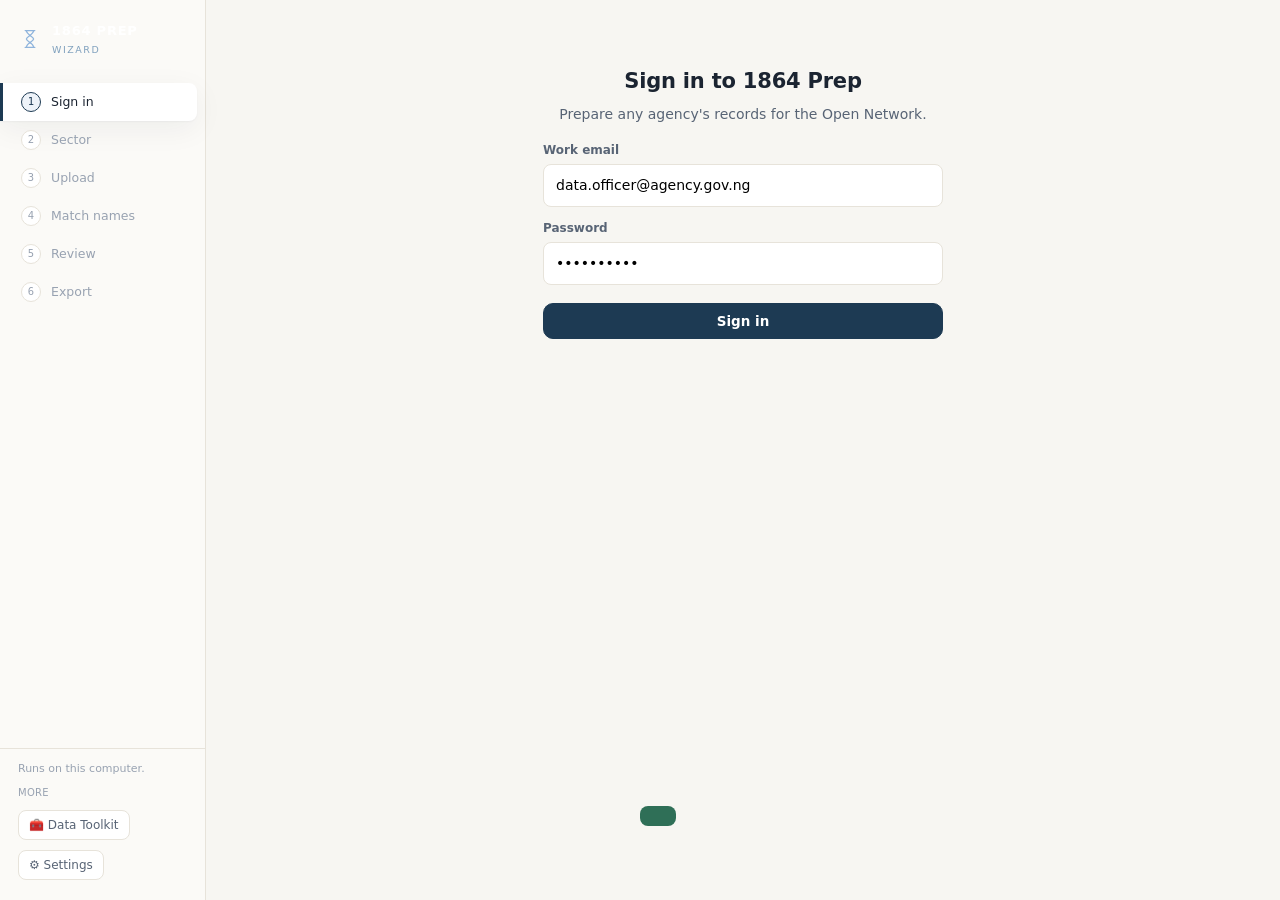
<file: 1864_prep_app-2.html>
<!doctype html>
<html lang="en">
<head>
<meta charset="utf-8">
<meta name="viewport" content="width=device-width, initial-scale=1">
<title>1864 Prep, wizard (prototype)</title>
<style>
  :root{
    --ink:#1b2431;--ink-soft:#586475;--faint:#98a2b1;--paper:#f7f6f2;--card:#fff;--line:#e7e3da;--line-soft:#f1eee7;
    --navy:#1d3a53;--navy-d:#142a3d;--ok:#2f6f57;--ok-bg:#e7f1ec;--warn:#b5761c;--warn-bg:#f8efdc;--stop:#a83a3a;--stop-bg:#f7e7e5;
    --mono:"SFMono-Regular",ui-monospace,Menlo,Consolas,monospace;--sans:ui-sans-serif,system-ui,-apple-system,"Segoe UI",Roboto,sans-serif;
  }
  *{box-sizing:border-box} html,body{margin:0;height:100%}
  body{font-family:var(--sans);color:var(--ink);background:var(--paper);-webkit-font-smoothing:antialiased;font-size:14px}
  @media (prefers-reduced-motion:reduce){*{transition:none!important;animation:none!important}}
  button{font-family:inherit;cursor:pointer}
  .app{display:flex;height:100vh;min-height:0}
  .rail{width:206px;flex:0 0 206px;background:var(--navy-d);color:#c7d6e4;display:flex;flex-direction:column;padding:18px 0}
  .brand{display:flex;align-items:center;gap:10px;padding:2px 18px 18px}
  .brand svg{width:24px;height:24px}.brand b{color:#fff;font-size:13px;letter-spacing:.06em}
  .brand span{display:block;font-size:9.5px;color:#7fa0bd;letter-spacing:.16em;text-transform:uppercase;margin-top:2px}
  .steps{list-style:none;margin:8px 0 0;padding:0;flex:1}
  .steps li{display:flex;align-items:center;gap:10px;padding:9px 18px;font-size:12.5px;color:#9fb6cb;cursor:pointer;border-left:3px solid transparent}
  .steps li .n{width:20px;height:20px;flex:0 0 20px;border-radius:50%;border:1.5px solid #3d5c78;display:flex;align-items:center;justify-content:center;font-size:10.5px;font-family:var(--mono);color:#9fb6cb}
  .steps li.done .n{background:var(--ok);border-color:var(--ok);color:#fff}.steps li.done .n::after{content:"✓"}.steps li.done .n span{display:none}
  .steps li.active{color:#fff;background:rgba(255,255,255,.06);border-left-color:#5b91c0}.steps li.active .n{border-color:#fff;color:#fff}
  .steps li.locked{opacity:.5;cursor:not-allowed}
  .railfoot{padding:14px 18px 2px;border-top:1px solid rgba(255,255,255,.08);font-size:11px;color:#7c99b6;line-height:1.5}
  .railfoot b{color:#c7d6e4;display:block;font-family:var(--mono);margin-top:6px}
  .main{flex:1;min-width:0;display:flex;flex-direction:column;position:relative}
  .screen{flex:1;overflow:auto;padding:26px 30px;display:none}.screen.on{display:block}
  h1{font-size:21px;margin:0 0 4px;letter-spacing:-.01em}
  .lead{color:var(--ink-soft);margin:0 0 18px;max-width:72ch}
  .eyebrow{font-size:11px;letter-spacing:.15em;text-transform:uppercase;color:#5b91c0;font-weight:700;margin:0 0 7px}
  .btn{border:1px solid var(--navy);background:var(--navy);color:#fff;font-size:13.5px;font-weight:600;padding:9px 18px;border-radius:8px}
  .btn:hover{background:var(--navy-d)}.btn:disabled{opacity:.4;cursor:not-allowed}
  .btn.ghost{background:#fff;color:var(--navy);border-color:var(--line)}.btn.ghost:hover{border-color:var(--navy)}
  .btn.sm{padding:6px 12px;font-size:12px;border-radius:6px}
  .center{max-width:400px;margin:40px auto 0;text-align:center}
  .field{text-align:left;margin:12px 0}.field label{display:block;font-size:12px;color:var(--ink-soft);margin-bottom:5px;font-weight:600}
  .field input{width:100%;padding:10px 12px;border:1px solid var(--line);border-radius:8px;font:inherit;background:#fff}
  .actbar{display:flex;gap:10px;align-items:center;margin-top:18px}

  .sectors{display:grid;grid-template-columns:repeat(auto-fill,minmax(205px,1fr));gap:12px;margin-top:6px}
  .sector{background:var(--card);border:1.5px solid var(--line);border-radius:12px;padding:15px;cursor:pointer;transition:.12s}
  .sector:hover{border-color:#5b91c0;transform:translateY(-1px)}
  .sector .ic{font-size:22px}.sector h3{margin:7px 0 3px;font-size:14.5px}.sector p{margin:0;font-size:11.5px;color:var(--ink-soft)}
  .sector .cc{margin-top:9px;font-family:var(--mono);font-size:11px;color:var(--faint)}

  /* column select */
  .selbar{display:flex;align-items:center;gap:12px;margin-bottom:12px}
  .selbar .cnt{font-size:13px;color:var(--ink-soft)}.selbar .cnt b{color:var(--navy);font-family:var(--mono)}
  .colgrid{display:grid;grid-template-columns:repeat(auto-fill,minmax(290px,1fr));gap:8px}
  .colchk{display:flex;align-items:flex-start;gap:10px;padding:10px 12px;border:1px solid var(--line);border-radius:8px;background:#fff;cursor:pointer}
  .colchk.on{background:#eef4fb;border-color:#5b91c0}
  .colchk input{width:15px;height:15px;accent-color:var(--navy);margin-top:2px;flex:0 0 15px}
  .colchk .ci{display:flex;flex-direction:column;gap:2px;min-width:0}
  .colchk .nm{font-family:var(--mono);font-size:12.5px;font-weight:600}
  .colchk .def{font-size:11.5px;color:var(--ink-soft);line-height:1.4}
  .colchk .alt{font-size:10.5px;color:var(--faint);font-style:italic}

  /* upload */
  .drop{border:2px dashed var(--line);border-radius:14px;background:#fff;padding:44px;text-align:center;cursor:pointer;margin-top:6px}
  .drop:hover{border-color:#5b91c0;background:#fbfcfe}

  /* match / unify */
  .matchtable{border:1px solid var(--line);border-radius:12px;overflow:hidden;background:#fff;max-width:860px}
  .mh,.mrow{display:grid;grid-template-columns:1fr 30px 1fr 120px;gap:12px;align-items:center;padding:10px 16px}
  .mh{background:#f5f8fb;font-size:10.5px;letter-spacing:.06em;text-transform:uppercase;color:var(--navy);font-weight:700}
  .mrow{border-top:1px solid var(--line-soft)}
  .mrow .raw{font-family:var(--mono);font-size:13px;font-weight:600}
  .mrow .arr{color:#5b91c0;text-align:center}
  .mrow select{width:100%;padding:7px 9px;border:1px solid var(--line);border-radius:7px;font:inherit;font-size:12.5px;background:#fff}
  .mrow.ignore{opacity:.55}
  .mrow.needpick select{border-color:var(--warn);box-shadow:0 0 0 2px var(--warn-bg)}
  .cf{font-size:11px;font-weight:700;font-family:var(--mono);padding:2px 8px;border-radius:20px;justify-self:start}
  .cf.hi{background:var(--ok-bg);color:var(--ok)}.cf.md{background:var(--warn-bg);color:var(--warn)}.cf.lo{background:var(--stop-bg);color:var(--stop)}
  .missing{margin-top:14px;background:var(--warn-bg);border:1px solid #ecd9b0;border-radius:10px;padding:11px 14px;font-size:12.5px;color:#6b5322;max-width:860px}
  .missing b{font-family:var(--mono)}

  /* cleaning overlay */
  .overlay{position:absolute;inset:0;background:rgba(247,246,242,.94);display:none;align-items:center;justify-content:center;z-index:20}
  .overlay.on{display:flex}
  .cleanbox{background:var(--card);border:1px solid var(--line);border-radius:16px;padding:30px 34px;max-width:520px;text-align:center;box-shadow:0 10px 40px rgba(20,25,35,.1)}
  .spin{width:42px;height:42px;border:3px solid var(--line);border-top-color:var(--navy);border-radius:50%;margin:0 auto 16px;animation:sp 0.8s linear infinite}
  @keyframes sp{to{transform:rotate(360deg)}}
  .cleanbox h3{margin:0 0 6px;font-size:17px}.cleanbox p{margin:0 0 16px;color:var(--ink-soft);font-size:13px}
  .cbar{height:8px;background:var(--line-soft);border-radius:6px;overflow:hidden;margin:8px 0 14px}
  .cbar i{display:block;height:100%;width:0;background:var(--ok)}
  .cladder{display:flex;flex-direction:column;gap:6px;text-align:left;font-size:12px}
  .cladder .r{display:flex;justify-content:space-between;color:var(--ink-soft)}
  .cladder .r b{font-family:var(--mono);color:var(--navy)}
  .cladder .r.pending{opacity:.4}

  /* sequential review (unchanged core) */
  .rv-top{display:flex;align-items:center;gap:14px;flex-wrap:wrap;margin-bottom:6px}
  .rv-sector{font-size:12px;color:var(--ink-soft)}.rv-sector b{color:var(--ink)}
  .rv-pos{font-family:var(--mono);font-size:12.5px;color:var(--navy);font-weight:700}
  .rv-progress{height:6px;background:var(--line-soft);border-radius:20px;overflow:hidden;flex:1;min-width:120px;max-width:300px}
  .rv-progress i{display:block;height:100%;background:var(--ok);transition:width .2s}
  .index{display:none;flex-wrap:wrap;gap:6px;margin:10px 0 4px}.index.on{display:flex}
  .idxchip{display:inline-flex;align-items:center;gap:6px;border:1px solid var(--line);background:#fff;border-radius:20px;padding:4px 10px;font-size:11px;font-family:var(--mono);cursor:pointer}
  .idxchip.cur{border-color:var(--navy);box-shadow:0 0 0 2px rgba(29,58,83,.12)}
  .fdot{width:7px;height:7px;border-radius:50%}
  .fdot.auto{background:var(--ok)}.fdot.review{background:var(--warn)}.fdot.flagged{background:var(--stop)}.fdot.done{background:#c3ccd6}
  .card{background:var(--card);border:1px solid var(--line);border-radius:14px;padding:20px 22px;max-width:920px;margin-top:12px}
  .d-head{display:flex;align-items:center;gap:12px;flex-wrap:wrap}.d-name{font-family:var(--mono);font-size:18px;font-weight:700}
  .chip{font-size:11px;font-weight:700;padding:2px 9px;border-radius:20px;font-family:var(--mono)}
  .chip.type{background:#eef2f6;color:var(--navy)}.chip.memory{background:#e8eef5;color:var(--navy)}.chip.fuzzy{background:#e8f0f8;color:#3a6ea8}
  .chip.induced{background:var(--warn-bg);color:var(--warn)}.chip.model{background:#f0e9f6;color:#7a4fa0}.chip.format{background:var(--ok-bg);color:var(--ok)}
  .statusdot{margin-left:auto;font-size:11.5px;color:var(--ink-soft);display:inline-flex;align-items:center;gap:7px}
  .perfect{background:var(--ok-bg);border:1px solid #cfe3d8;border-radius:9px;padding:10px 13px;font-size:12.5px;color:#1f4d3c;margin:12px 0}.perfect b{color:var(--ok)}
  .howmini{display:flex;gap:6px;align-items:center;font-size:11px;color:var(--ink-soft);margin:8px 0 4px;flex-wrap:wrap}
  .howmini .m{padding:2px 8px;border:1px solid var(--line);border-radius:20px;background:#fff}.howmini .m.hit{border-color:var(--ok);color:var(--ok);background:var(--ok-bg)}
  .rowbar{display:flex;align-items:center;gap:10px;margin:14px 0 8px;flex-wrap:wrap}.rowbar .prog{font-size:12.5px;color:var(--ink-soft)}.rowbar .prog b{color:var(--ok)}
  .rowtable{border:1px solid var(--line);border-radius:11px;overflow:hidden}
  .rowh,.row{display:grid;grid-template-columns:60px 1fr 1fr 200px;gap:12px;align-items:center;padding:9px 14px}
  .rowh{background:#f5f8fb;font-size:10.5px;letter-spacing:.06em;text-transform:uppercase;color:var(--navy);font-weight:700}
  .row{border-top:1px solid var(--line-soft);font-family:var(--mono);font-size:12.5px}
  .row .rid{color:var(--faint);font-size:11px}.row .before{color:var(--ink-soft);text-decoration:line-through;text-decoration-color:#cbb488}.row .after{color:var(--ink);font-weight:600}
  .row.acc{background:#fcfefd}.row.acc .after{color:var(--ok)}
  .row.rej{background:#fdf7f6}.row.rej .after{color:var(--stop);font-weight:400;text-decoration:line-through;text-decoration-color:#d7a3a3}.row.rej .before{text-decoration:none;color:var(--ink);font-weight:600}
  .row.rev{background:#fdfaf2}
  .acts{display:flex;gap:5px;justify-content:flex-end}
  .acts button{border:1px solid var(--line);background:#fff;font-size:11px;font-weight:600;padding:5px 9px;border-radius:6px;color:var(--ink-soft)}
  .acts button.a.on{background:var(--ok);border-color:var(--ok);color:#fff}.acts button.r.on{background:var(--stop);border-color:var(--stop);color:#fff}.acts button.v.on{background:var(--warn);border-color:var(--warn);color:#fff}
  .acts button:hover{border-color:var(--ink-soft)}
  .navrow{display:flex;align-items:center;gap:10px;margin-top:16px;max-width:920px}.navrow .sp{flex:1}
  .gate{flex:0 0 58px;border-top:1px solid var(--line);background:#fff;display:flex;align-items:center;gap:14px;padding:0 30px}
  .gate .msg{font-size:13px;color:var(--ink-soft)}.gate .msg b{color:var(--warn)}.gate .sp{flex:1}
  .toast{position:fixed;bottom:74px;left:50%;transform:translateX(-50%);background:var(--ok);color:#fff;padding:10px 18px;border-radius:8px;font-weight:600;font-size:13px;opacity:0;pointer-events:none;transition:.2s}.toast.show{opacity:1}
  .kpis{display:flex;gap:10px;flex-wrap:wrap;margin:4px 0 8px}
  .kpi{background:var(--card);border:1px solid var(--line);border-radius:10px;padding:10px 15px;min-width:120px}.kpi .n{font-size:20px;font-weight:700;font-family:var(--mono)}.kpi .l{font-size:11px;color:var(--faint);text-transform:uppercase;letter-spacing:.07em}
  .rv-count{font-size:12.5px;color:var(--ink-soft);margin-left:auto}
  .rcard{max-width:640px;margin:18px auto 0;padding:26px 30px}
  .rc-name{font-size:23px;font-weight:700;letter-spacing:-.01em}
  .rc-sub{font-size:12.5px;color:var(--ink-soft);margin-top:4px}
  .rc-sub .link{color:var(--navy);text-decoration:underline;cursor:pointer}
  .typepick{margin-top:10px}.typepick select{padding:8px 11px;border:1px solid var(--line);border-radius:8px;font:inherit;background:#fff}
  .rc-summary{font-size:16px;line-height:1.55;margin:18px 0 2px}
  .rc-ex-h{font-size:10.5px;text-transform:uppercase;letter-spacing:.08em;color:var(--faint);margin-top:16px}
  .rc-examples{margin:8px 0 2px;display:flex;flex-direction:column;gap:6px}
  .rc-ex{display:flex;align-items:center;gap:12px;font-family:var(--mono);font-size:13px;background:#fbfaf7;border:1px solid var(--line-soft);border-radius:8px;padding:8px 12px}
  .rc-ex .b{color:var(--ink-soft);text-decoration:line-through;text-decoration-color:#cbb488}
  .rc-ex .ar{color:#5b91c0}.rc-ex .a{color:var(--ok);font-weight:600}
  .rc-outlier{margin-top:16px;background:var(--warn-bg);border:1px solid #ecd9b0;border-radius:9px;padding:11px 14px;font-size:12.5px;color:#6b5322}
  .rc-decide{display:grid;grid-template-columns:1fr 1fr;gap:12px;margin-top:22px}
  .big{border:1.5px solid var(--line);background:#fff;border-radius:12px;padding:15px 16px;text-align:left;cursor:pointer;transition:.12s;display:flex;flex-direction:column;gap:3px}
  .big b{font-size:15px}.big span{font-size:12px;color:var(--ink-soft)}
  .big.ok:hover,.big.ok.chosen{border-color:var(--ok);background:var(--ok-bg)}
  .big.no:hover,.big.no.chosen{border-color:var(--stop);background:var(--stop-bg)}
  .big.ok.chosen b{color:var(--ok)}.big.no.chosen b{color:var(--stop)}
  .rc-done{margin-top:16px;font-size:12.5px;color:var(--ink-soft);text-align:center}
  .aitoggle{display:flex;align-items:center;gap:14px;background:var(--card);border:1px solid var(--line);border-radius:11px;padding:14px 16px;margin:16px 0 4px;max-width:860px}
  .aitoggle .txt b{font-size:13.5px}.aitoggle .txt span{display:block;font-size:12px;color:var(--ink-soft);margin-top:3px;max-width:64ch}
  .aitoggle .sp{flex:1}
  .switch{position:relative;width:46px;height:26px;flex:0 0 46px;cursor:pointer}
  .switch input{opacity:0;width:0;height:0;position:absolute}
  .switch .track{position:absolute;inset:0;background:#c3cedb;border-radius:20px;transition:.18s}
  .switch .knob{position:absolute;top:3px;left:3px;width:20px;height:20px;background:#fff;border-radius:50%;transition:.18s;box-shadow:0 1px 2px rgba(0,0,0,.2)}
  .switch input:checked + .track{background:#7a4fa0}
  .switch input:checked + .track + .knob{transform:translateX(20px)}
  .connectbox{background:var(--card);border:1px solid var(--line);border-radius:16px;padding:28px 32px;max-width:460px;text-align:center;box-shadow:0 10px 40px rgba(20,25,35,.1)}
  .connectbox .ai{font-size:30px;margin-bottom:8px}.connectbox h3{margin:0 0 6px;font-size:17px}.connectbox p{margin:0 0 16px;color:var(--ink-soft);font-size:12.5px;line-height:1.5}
  .connectbox .prov{display:flex;gap:8px;justify-content:center;margin-bottom:14px}
  .connectbox .prov button{border:1px solid var(--line);background:#fff;border-radius:8px;padding:8px 12px;font-size:12.5px;font-weight:600}
  .connectbox .prov button:hover{border-color:#7a4fa0}
  .switch.net input:checked + .track{background:var(--navy)}
  .netperm{border:1px solid var(--line);border-radius:12px;background:#fff;padding:16px 18px;max-width:860px;margin-top:12px}
  .np-bar{display:flex;align-items:center;gap:8px;font-size:13px;margin-bottom:6px}
  .permrow{display:grid;grid-template-columns:1fr auto;gap:12px;align-items:center;padding:9px 0;border-top:1px solid var(--line-soft)}
  .permrow:first-of-type{border-top:none}
  .permrow .pl{font-size:13px;font-weight:600}.permrow .pl .pt{font-size:10.5px;color:var(--faint);font-family:var(--mono);font-weight:400;margin-left:8px}
  .permrow.sensitive .pl::after{content:'⚠ sensitive';color:var(--warn);font-size:10px;font-weight:700;margin-left:8px}
  .seg{display:inline-flex;border:1px solid var(--line);border-radius:8px;overflow:hidden;flex:0 0 auto}
  .seg button{border:none;background:#fff;padding:6px 11px;font-size:11.5px;color:var(--ink-soft);cursor:pointer;border-left:1px solid var(--line)}
  .seg button:first-child{border-left:none}
  .seg button.on{background:var(--navy);color:#fff}
  .np-foot{display:flex;align-items:center;gap:12px;margin-top:14px;padding-top:12px;border-top:1px solid var(--line)}
  .np-foot #permsummary{font-size:12.5px;color:var(--ink-soft)}.np-foot .sp{flex:1}
  .np-note{font-size:11.5px;color:var(--ink-soft);margin:12px 0 0;line-height:1.5;max-width:860px}
  .chgsearch{width:100%;padding:8px 11px;border:1px solid var(--line);border-radius:8px;font:inherit;margin:6px 0 8px}
  .rc-changes{max-height:340px;overflow:auto;border:1px solid var(--line-soft);border-radius:10px;padding:4px 6px}
  .chg-group{padding:7px 8px;border-bottom:1px solid var(--line-soft)}
  .chg-group:last-child{border-bottom:none}
  .chg-head{font-family:var(--mono);font-size:13px;color:var(--ok)}
  .chg-head .chg-n{color:var(--faint);font-family:var(--sans);font-size:11px;margin-left:6px}
  .chg-line{font-family:var(--mono);font-size:12px;color:var(--ink-soft);padding:2px 0 2px 14px}
  .chg-line .b{text-decoration:line-through;text-decoration-color:#cbb488}
  .chg-empty{color:var(--faint);font-size:12.5px;padding:8px}
  .wl-sec{margin:14px 0;border:1px solid var(--line);border-radius:12px;padding:12px 15px;background:var(--paper)}
  .wl-h{font-weight:650;margin-bottom:8px}
  .wl-empty{color:var(--faint);font-size:13px}
  .wl-item{border-top:1px solid var(--line-soft);padding:10px 0}
  .wl-item:first-of-type{border-top:none}
  .wl-t{font-size:14px;margin-bottom:5px}
  .wl-type{color:var(--faint);font-size:11px;font-family:var(--mono);margin-left:6px}
  .wl-done{color:var(--ok);font-size:12px;margin-left:8px}
  .wl-vals{display:flex;flex-wrap:wrap;gap:5px;margin:4px 0 8px}
  .wl-val{font-family:var(--mono);font-size:11.5px;background:rgba(0,0,0,.035);border:1px solid var(--line-soft);border-radius:6px;padding:2px 7px}
  .wl-more{color:var(--faint);font-size:11px}
  .wl-acts{display:flex;flex-wrap:wrap;gap:8px}
  .wl-acts button{font:inherit;font-size:12.5px;padding:6px 11px;border:1px solid var(--navy);background:var(--navy);color:#fff;border-radius:8px;cursor:pointer}
  .wl-acts button.leave{background:transparent;color:var(--ink-soft);border-color:var(--line)}
  .wl-foot{margin-top:12px;font-size:12.5px;color:var(--ink-soft)}
  .wl-badge{font-size:11px;padding:1px 8px;border-radius:20px;margin-left:6px;font-family:var(--sans)}
  .wl-badge.high{background:#e3f0e8;color:#2f6f57}
  .wl-badge.medium{background:#f5ecd6;color:#8a6a1c}
  .wl-badge.low{background:#efe7e2;color:#8a6a5c}
  .sim-members{display:flex;flex-wrap:wrap;gap:6px 14px;margin:6px 0 8px}
  .sim-mem{display:flex;align-items:center;gap:6px;font-family:var(--mono);font-size:12px;color:var(--ink)}
  .sim-name{display:flex;align-items:center;gap:8px;margin-bottom:8px;font-size:12.5px;color:var(--ink-soft)}
  .sim-name input{flex:1;max-width:420px;padding:6px 10px;border:1px solid var(--line);border-radius:8px;font:inherit}
  .setgear{display:block;margin-top:10px;background:none;border:1px solid var(--line);color:var(--ink-soft);font:inherit;font-size:12px;padding:5px 10px;border-radius:8px;cursor:pointer}
  .modal{position:fixed;inset:0;background:rgba(20,28,38,.45);display:none;align-items:center;justify-content:center;z-index:50;padding:20px}
  .modal.on{display:flex}
  .modal-card{background:var(--paper);border-radius:16px;max-width:620px;width:100%;max-height:88vh;overflow:auto;padding:22px 24px;box-shadow:0 20px 60px rgba(0,0,0,.25)}
  .modal-top{display:flex;align-items:center;justify-content:space-between}
  .modal-top h2{margin:0;font-size:20px}
  .modal-x{background:none;border:none;font-size:18px;cursor:pointer;color:var(--ink-soft)}
  .modal-note{background:rgba(0,0,0,.03);border:1px solid var(--line-soft);border-radius:10px;padding:9px 12px;font-size:12.5px;color:var(--ink-soft);margin:10px 0 4px}
  .set-sec{padding:14px 0;border-top:1px solid var(--line-soft)}
  .set-h{font-weight:650}
  .set-tag{font-weight:400;font-size:11px;color:var(--faint);margin-left:6px}
  .set-sub{font-size:12.5px;color:var(--ink-soft);margin:4px 0 8px;line-height:1.5}
  .set-input{width:100%;padding:8px 11px;border:1px solid var(--line);border-radius:8px;font:inherit;background:#fff}
  .set-toggle{display:flex;align-items:center;gap:8px;font-size:13.5px;cursor:pointer}
  .set-row{display:flex;align-items:center;gap:10px;margin:8px 0}
  .set-row span{font-size:12.5px;color:var(--ink-soft);min-width:110px}
  .modal-foot{display:flex;gap:10px;padding-top:14px;border-top:1px solid var(--line-soft);margin-top:6px}
  .tk-grid{display:grid;grid-template-columns:repeat(auto-fill,minmax(220px,1fr));gap:12px;margin-top:8px}
  .tk-card{border:1px solid var(--line);border-radius:12px;padding:14px;cursor:pointer;background:var(--paper);transition:border-color .15s}
  .tk-card:hover{border-color:var(--navy)}
  .tk-name{font-weight:650;margin-bottom:4px}
  .tk-desc{font-size:12.5px;color:var(--ink-soft);line-height:1.45}
  .tk-kind{margin-top:8px;font-size:10.5px;text-transform:uppercase;letter-spacing:.05em;color:var(--faint)}
  .tk-panel{border:1px solid var(--line);border-radius:12px;padding:16px;margin:14px 0;display:flex;flex-wrap:wrap;gap:12px;align-items:center}
  .tk-file{flex:1;min-width:240px;border:1px dashed var(--line);border-radius:10px;padding:12px;cursor:pointer;font-size:13px;color:var(--ink-soft)}
  .tk-file input{display:block;margin-bottom:4px}
  .tk-row{display:flex;align-items:center;gap:8px;font-size:12.5px;color:var(--ink-soft)}
  .tk-row select{padding:7px 10px;border:1px solid var(--line);border-radius:8px;font:inherit}
  .tk-summary{background:rgba(0,0,0,.03);border:1px solid var(--line-soft);border-radius:10px;padding:10px 12px;font-size:13px;margin:6px 0 10px}
  .tk-tablewrap{max-height:360px;overflow:auto;border:1px solid var(--line-soft);border-radius:10px}
  .tk-table{border-collapse:collapse;font-size:12px;width:100%}
  .tk-table th,.tk-table td{border-bottom:1px solid var(--line-soft);padding:6px 9px;text-align:left;white-space:nowrap}
  .tk-table th{position:sticky;top:0;background:var(--paper);font-family:var(--mono);font-size:11px}
  .tk-more{font-size:11.5px;color:var(--faint);margin-top:6px}
  .tk-dl{display:flex;align-items:center;gap:8px;margin-top:14px;font-size:13px;color:var(--ink-soft)}
  .tk-run-msg{color:var(--ink-soft);font-size:13px;padding:8px 0}
  .btn.sm{font-size:12.5px;padding:6px 12px}
  .progress{width:100%;height:9px;background:var(--line-soft);border-radius:99px;overflow:hidden;margin:16px 0 8px}
  .progress > i{display:block;height:100%;width:0%;border-radius:99px;background:linear-gradient(90deg,var(--navy),#4a6fa5);transition:width .3s ease}
  .prog-meta{display:flex;justify-content:space-between;font-size:12px;color:var(--ink-soft);font-variant-numeric:tabular-nums}
  .prog-stage{font-size:13px;color:var(--ink);margin-top:8px;min-height:1.2em}
  /* ---------- world-class polish (overrides) ---------- */
  :root{ --shadow:0 1px 2px rgba(20,30,45,.04), 0 8px 30px rgba(20,30,45,.06); }
  body{font-size:14px;line-height:1.5}
  h1{letter-spacing:-.01em}
  /* light, calm rail; inactive steps grayscale but present */
  .rail{background:#fbfaf7;border-right:1px solid var(--line);color:var(--ink-soft)}
  .rail .brand,.brand{color:var(--ink)!important}
  .steps li{color:var(--faint);border-left:3px solid transparent;transition:background .2s,color .2s,border-color .2s;border-radius:0 8px 8px 0;margin-right:8px}
  .steps li .n{background:#fff;border:1.5px solid var(--line);color:var(--faint);transition:all .2s}
  .steps li:hover:not(.locked){color:var(--ink-soft)}
  .steps li.active{color:var(--ink);background:#fff;border-left-color:var(--navy);box-shadow:var(--shadow)}
  .steps li.active .n{border-color:var(--navy);color:var(--navy);background:#eef3f9}
  .steps li.done{color:var(--ink-soft)} .steps li.done .n{background:var(--ok);border-color:var(--ok);color:#fff}
  .railfoot{color:var(--faint);border-top:1px solid var(--line);margin-top:auto;padding-top:12px}
  .railfoot b{color:var(--ink-soft)}
  .setgear{background:#fff;border:1px solid var(--line);color:var(--ink-soft)}
  .setgear:hover{border-color:var(--navy);color:var(--navy);transform:translateY(-1px)}
  /* screen entrance: gentle, every step */
  @keyframes screenIn{from{opacity:0;transform:translateY(10px)}to{opacity:1;transform:none}}
  .screen.on{animation:screenIn .34s cubic-bezier(.2,.7,.2,1) both}
  /* buttons + cards: subtle life */
  .btn{transition:transform .08s ease,background .15s,box-shadow .15s;border-radius:10px}
  .btn:hover:not(:disabled){box-shadow:var(--shadow)}
  .btn:active:not(:disabled){transform:translateY(1px) scale(.99)}
  .sector,.tk-card,.wl-item,.rc-changes,.set-sec{transition:transform .15s,border-color .15s,box-shadow .15s}
  .sector:hover,.tk-card:hover{transform:translateY(-2px);box-shadow:var(--shadow);border-color:var(--navy)}
  .sector{border-radius:14px}
  /* progress shimmer */
  .progress>i{background:linear-gradient(90deg,var(--navy),#4a6fa5,var(--navy));background-size:200% 100%;animation:shim 1.3s linear infinite}
  @keyframes shim{to{background-position:-200% 0}}
  /* pop for confirmations */
  @keyframes pop{0%{transform:scale(.8);opacity:0}60%{transform:scale(1.06)}100%{transform:scale(1);opacity:1}}
  .wl-done{display:inline-block;animation:pop .25s ease both}
  /* toast slide-up */
  .toast,#toast{animation:toastUp .3s ease both}
  @keyframes toastUp{from{opacity:0;transform:translateY(10px)}to{opacity:1;transform:none}}
  /* modal fade */
  .modal.on .modal-card{animation:screenIn .28s ease both}
  /* review card breathes */
  #reviewcard{animation:screenIn .3s ease both}
  /* tiny "more" hint next to the tools */
  .railfoot .hint{display:block;font-size:10px;color:var(--faint);margin-top:8px;letter-spacing:.03em;text-transform:uppercase}
  .colsearch{width:100%;max-width:420px;padding:9px 12px;border:1px solid var(--line);border-radius:10px;font:inherit;margin:6px 0 12px;background:#fff;transition:border-color .15s}
  .colsearch:focus{outline:none;border-color:var(--navy)}
  .colmore-done{font-size:11.5px;color:var(--faint)}
  .colgrid label.colchk{animation:screenIn .25s ease both}
  .chg-tag{font-size:10px;color:var(--faint);border:1px solid var(--line);border-radius:99px;padding:1px 7px;margin-left:8px;text-transform:uppercase;letter-spacing:.04em}
  .chg-line .b.same{text-decoration:none;color:var(--ink-soft)}
  .mg-name{margin:10px 0 6px;display:flex;align-items:center;gap:10px}
  .mg-name label{font-size:12px;color:var(--ink-soft)}
  .mg-name input{flex:1;max-width:360px;padding:8px 11px;border:1px solid var(--line);border-radius:9px;font:inherit;font-weight:600}
  .mg-name input:focus{outline:none;border-color:var(--navy)}
  .mg-list{border:1px solid var(--line-soft);border-radius:10px;padding:8px 10px;margin:6px 0 4px;max-height:200px;overflow:auto}
  .mg-m{font-family:var(--mono);font-size:12.5px;color:var(--ink-soft);padding:3px 0}
  .mg-badge{font-size:10.5px;text-transform:uppercase;letter-spacing:.04em;border-radius:99px;padding:2px 9px;margin-left:8px;vertical-align:middle}
  .mg-badge.high{background:var(--ok-bg);color:var(--ok)} .mg-badge.medium{background:var(--warn-bg);color:var(--warn)} .mg-badge.low{background:#eef1f5;color:var(--ink-soft)}
  details.rc-see{margin:6px 0 2px;border:1px solid var(--line-soft);border-radius:10px;padding:2px 12px}
  details.rc-see summary{cursor:pointer;font-size:12.5px;color:var(--ink-soft);padding:8px 0;list-style:none}
  details.rc-see summary::-webkit-details-marker{display:none}
  details.rc-see[open] summary{border-bottom:1px solid var(--line-soft);margin-bottom:8px}
  .big.wide{grid-column:1 / -1}
  .rc-doneCard{text-align:center}
  .col-clean{display:flex;align-items:center;gap:12px;border:1px solid var(--line-soft);border-radius:12px;padding:10px 14px;margin:8px 0}
  .col-clean-txt{display:flex;flex-direction:column} .col-clean-txt b{font-size:13.5px} .col-clean-txt span{font-size:12px;color:var(--ink-soft)}
  .switch2{position:relative;display:inline-block;width:40px;height:22px;flex:0 0 40px}
  .switch2 input{opacity:0;width:0;height:0} .switch2 .tk{position:absolute;inset:0;background:var(--line);border-radius:99px;transition:.2s}
  .switch2 .tk:before{content:"";position:absolute;height:16px;width:16px;left:3px;top:3px;background:#fff;border-radius:50%;transition:.2s}
  .switch2 input:checked + .tk{background:var(--ok)} .switch2 input:checked + .tk:before{transform:translateX(18px)}
  .switch2.sm{width:34px;height:19px;flex:0 0 34px} .switch2.sm .tk:before{height:13px;width:13px} .switch2.sm input:checked + .tk:before{transform:translateX(15px)}
  .col-groups-h{font-size:11px;text-transform:uppercase;letter-spacing:.05em;color:var(--faint);margin:16px 0 6px}
  .mgg{border:1px solid var(--line-soft);border-radius:12px;padding:12px 14px;margin:8px 0;background:rgba(0,0,0,.015)}
  .mgg-top{display:flex;align-items:center;gap:8px;margin-bottom:6px} .mgg-lbl{font-size:12px;color:var(--ink-soft);min-width:74px}
  .mgg-hint{font-size:12px;color:var(--ink-soft);margin:2px 0 8px}
  .mgg-members{display:flex;flex-wrap:wrap;gap:7px;margin-bottom:8px}
  .chip{font-family:var(--mono);font-size:12px;border:1px solid var(--line);border-radius:99px;padding:5px 10px;cursor:pointer;background:#fff;transition:.15s;display:inline-flex;align-items:center;gap:7px}
  .chip:hover{border-color:var(--navy)} .chip .chip-l{font-weight:700;font-size:10px;border-radius:99px;padding:0 6px;color:#fff}
  .chip.grp-A{border-color:#2f6f57;background:#eef5f1} .chip.grp-A .chip-l{background:#2f6f57}
  .chip.grp-B{border-color:#b5761c;background:#f8efdc} .chip.grp-B .chip-l{background:#b5761c}
  .chip.grp-C{border-color:#2d5f86;background:#e9f0f7} .chip.grp-C .chip-l{background:#2d5f86}
  .mgg-name{display:flex;align-items:center;gap:8px;margin:4px 0} .mgg-name label{font-size:11.5px;color:var(--ink-soft);min-width:74px}
  .mgg-name input{flex:1;max-width:360px;padding:7px 10px;border:1px solid var(--line);border-radius:8px;font:inherit;font-weight:600}
  .mgg-name input:focus{outline:none;border-color:var(--navy)}
  .rf-file{color:var(--faint);font-family:var(--mono);font-size:10.5px;margin-top:2px}
  .link.tiny{font-size:11.5px;color:var(--ink-soft)}
  .mgg-vals{font-family:var(--mono);font-size:12px;color:var(--ink-soft);margin:6px 0;line-height:1.7}
  .mgg-name input{font-family:var(--sans)}
  .dup-list{max-height:300px;overflow:auto;border:1px solid var(--line-soft);border-radius:12px;margin:10px 0;padding:4px}
  .dup-grp{border-bottom:1px solid var(--line-soft);padding:6px 4px}
  .dup-grp:last-child{border-bottom:none}
  .dup-row{display:flex;align-items:center;gap:8px;font-size:12px;padding:3px 6px;font-family:var(--mono)}
  .dup-tag{font-size:9.5px;text-transform:uppercase;letter-spacing:.04em;border-radius:99px;padding:1px 7px;font-family:var(--sans)}
  .dup-row.keep .dup-tag{background:var(--ok-bg);color:var(--ok)} .dup-row.drop .dup-tag{background:#f6e5e5;color:#a83a3a}
  .dup-row.drop .dup-vals{color:var(--ink-soft);text-decoration:line-through;text-decoration-color:var(--line)}
  .dup-rn{color:var(--faint);min-width:52px} .dup-vals{white-space:nowrap;overflow:hidden;text-overflow:ellipsis}
  .ban-list{border:1px solid var(--line-soft);border-radius:12px;margin:10px 0;padding:4px;max-height:220px;overflow:auto}
  .ban-row{display:flex;gap:10px;align-items:baseline;padding:5px 8px;font-size:12.5px;border-bottom:1px solid var(--line-soft)}
  .ban-row:last-child{border-bottom:none}
  .ban-rn{color:var(--faint);font-family:var(--mono);font-size:11px;min-width:52px}
  .ban-txt{font-family:var(--mono);color:var(--ink-soft)}
  .tidy-names{display:flex;flex-wrap:wrap;gap:7px;margin:10px 0}
  .tidy-chip{font-size:12px;border:1px solid var(--line-soft);border-radius:99px;padding:4px 11px;color:var(--ink-soft);background:#fff}
  .tidy-chip.more{color:var(--faint)}
  .tidy-list{border:1px solid var(--line-soft);border-radius:12px;margin:10px 0;padding:4px;max-height:280px;overflow:auto}
  .tidy-row{display:flex;align-items:center;gap:10px;padding:6px 8px;border-bottom:1px solid var(--line-soft)}
  .tidy-row:last-child{border-bottom:none}
  .tidy-nm{flex:1;font-size:13px} .tidy-ct{font-size:11.5px;color:var(--faint);font-family:var(--mono)}
  .tidy-link{margin:2px 0 6px}
  .col-alsotidy{font-size:12.5px;color:var(--ink-soft);margin:10px 0 4px;line-height:1.6}
  .col-peek{margin-top:8px}
  .adm-list{border:1px solid var(--line-soft);border-radius:12px;margin:10px 0;padding:4px}
  .adm-row{display:flex;align-items:center;gap:10px;padding:7px 8px;border-bottom:1px solid var(--line-soft);font-size:13px}
  .adm-row:last-child{border-bottom:none}
  .adm-tag{font-size:9.5px;text-transform:uppercase;letter-spacing:.04em;border-radius:99px;padding:2px 8px;white-space:nowrap}
  .adm-tag.unknown{background:#f6e5e5;color:#a83a3a} .adm-tag.is_state,.adm-tag.is_lga{background:var(--warn-bg);color:var(--warn)}
  .adm-val{flex:1;font-family:var(--mono);font-size:12.5px}
  .adm-fix{border:1px solid var(--navy);color:var(--navy);background:#fff;border-radius:8px;padding:4px 10px;font:inherit;font-size:12px;cursor:pointer}
  .adm-fix:hover{background:var(--navy);color:#fff}
  .adm-note{font-size:11.5px;color:var(--ink-soft)}
  .adm-keep{border:1px solid var(--line);background:#fff;border-radius:8px;padding:4px 9px;font:inherit;font-size:12px;color:var(--ink-soft);cursor:pointer}
  .adm-keep.on{border-color:var(--ok);color:var(--ok)}
  /* ---------- Mobile (phones): each page optimised for narrow screens ---------- */
  @media (max-width:720px){
    .app{flex-direction:column;height:auto;min-height:100vh}
    /* rail becomes a slim top bar: brand + horizontal step chips */
    .rail{width:auto;flex:none;flex-direction:column;padding:10px 12px 8px;
      border-right:none;border-bottom:1px solid var(--line);position:sticky;top:0;z-index:30}
    .brand{padding:0 2px 8px}
    .steps{display:flex;gap:6px;overflow-x:auto;margin:0;padding:2px 0 4px;-webkit-overflow-scrolling:touch;scrollbar-width:none}
    .steps::-webkit-scrollbar{display:none}
    .steps li{flex:0 0 auto;padding:6px 10px;border-left:none;border-radius:99px;background:#fff;
      border:1px solid var(--line);font-size:12px;white-space:nowrap;gap:6px}
    .steps li.active{background:var(--navy);color:#fff;border-color:var(--navy)}
    .steps li.active .n{border-color:#fff;color:#fff}
    .steps li .n{width:17px;height:17px;flex:0 0 17px;font-size:9.5px}
    .railfoot{display:flex;gap:8px;align-items:center;flex-wrap:wrap;border-top:none;padding:6px 2px 0;margin:0}
    .railfoot #rf-sector,.railfoot #rf-file,.railfoot .hint{display:none}   /* hide descriptive text on mobile */
    .setgear{display:inline-block;margin:0;font-size:12px;padding:6px 10px}
    .main{min-height:0}
    .screen{padding:16px 14px}
    .screen.on{animation:none}              /* avoid horizontal jank on small screens */
    h1{font-size:19px}
    /* cards & content go full width */
    .card,.rcard,.matchtable,.missing,.aitoggle,.netperm,.np-note,.cleanbox,.connectbox{max-width:100%!important}
    .rcard{margin:12px 0 0;padding:18px 16px}
    .card{padding:16px 14px}
    .center{max-width:100%;margin:20px auto 0}
    /* two-button decisions stack vertically, full width, thumb-friendly */
    .rc-decide{grid-template-columns:1fr;gap:10px}
    .big{min-height:52px}
    .navrow{flex-wrap:wrap}
    /* one-column grids */
    .sectors{grid-template-columns:1fr}
    .colgrid,.tk-grid{grid-template-columns:1fr}
    /* match-names table: stack each row into a block */
    .mh{display:none}
    .mrow{grid-template-columns:1fr;gap:4px;padding:12px 12px;border-bottom:1px solid var(--line-soft)}
    /* review changes / spotcheck rows: stack */
    .rowh{display:none}
    .row{grid-template-columns:1fr;gap:4px;padding:10px 12px}
    .permrow{grid-template-columns:1fr;gap:6px}
    /* merge chips & inputs full width */
    .mgg-name input,.mg-name input,.sim-name input{max-width:100%}
    .mgg-members{gap:6px}
    /* progress modal fits screen */
    .cleanbox,.connectbox{padding:22px 18px;width:100%}
    /* toolkit + wide tables scroll horizontally instead of overflowing */
    .tk-table,.preview-wrap{display:block;overflow-x:auto;-webkit-overflow-scrolling:touch;max-width:100%}
    .modal{padding:10px}
    .modal-card{max-height:92vh;padding:18px 16px}
    /* admin / dup / tidy lists: comfortable tap targets */
    .adm-row,.dup-row,.tidy-row,.ban-row{flex-wrap:wrap}
    .adm-fix,.adm-keep{min-height:36px}
    /* review progress header wraps */
    .rv-top{flex-wrap:wrap;gap:8px}
    .rv-progress{min-width:80px}
    /* inputs don't trigger iOS zoom (>=16px) */
    input,select,textarea{font-size:16px}
  }
  @media (max-width:380px){
    .screen{padding:12px 10px}
    h1{font-size:18px}
    .big b{font-size:14px}
  }
</style>
</head>
<body>
<div class="app">
  <nav class="rail">
    <div class="brand">
      <svg viewBox="0 0 40 40" fill="none"><path d="M12 6h16M12 34h16M14 6c0 7 12 10 12 14s-12 7-12 14M26 6c0 7-12 10-12 14s12 7 12 14" stroke="#8fb4dc" stroke-width="2.2" stroke-linecap="round"/></svg>
      <div><b>1864 PREP</b><span>wizard</span></div>
    </div>
    <ol class="steps" id="steps">
      <li data-s="0"><span class="n"><span>1</span></span> Sign in</li>
      <li data-s="1"><span class="n"><span>2</span></span> Sector</li>
      <li data-s="3"><span class="n"><span>3</span></span> Upload</li>
      <li data-s="4"><span class="n"><span>4</span></span> Match names</li>
      <li data-s="5"><span class="n"><span>5</span></span> Review</li>
      <li data-s="7"><span class="n"><span>6</span></span> Export</li>
    </ol>
    <div class="railfoot">Runs on this computer.<b id="rf-sector"></b><b id="rf-file" class="rf-file"></b>
      <span class="hint">More</span>
      <button class="setgear" onclick="go(8)">🧰 Data Toolkit</button>
      <button class="setgear" onclick="openSettings()">⚙ Settings</button>
    </div>
  </nav>

  <div class="main">
    <!-- 0 sign in -->
    <section class="screen on" data-screen="0">
      <div class="center"><h1>Sign in to 1864 Prep</h1>
        <p class="lead" style="text-align:center;margin:6px auto 16px">Prepare any agency's records for the Open Network.</p>
        <div class="field"><label>Work email</label><input value="data.officer@agency.gov.ng"></div>
        <div class="field"><label>Password</label><input type="password" value="••••••••••"></div>
        <button class="btn" style="width:100%;margin-top:6px" onclick="go(1)">Sign in</button></div>
    </section>

    <!-- 1 sector -->
    <section class="screen" data-screen="1">
      <p class="eyebrow">Step 2</p><h1>Which sector is this dataset from?</h1>
      <p class="lead">Each sector has its own columns. Pick one and we'll show the fields it usually has, so you can tell us which apply to your data.</p>
      <div class="sectors" id="sectors"></div>
    </section>

    
    <!-- 3 upload -->
    <section class="screen" data-screen="3">
      <p class="eyebrow">Step 4</p><h1>Upload your file</h1>
      <p class="lead">Drop in a messy file. CSV, Excel, JSON or PDF. It's read and cleaned right here.</p>
      <input type="file" id="realfile" accept=".csv,.tsv,.txt,.xlsx,.xls,.xlsm,.json,.pdf" style="display:none" onchange="onRealFile(event)">
      <div class="drop" onclick="document.getElementById('realfile').click()">
        <div style="font-size:30px">📄</div><h3 style="margin:8px 0 4px">Drop your file, or click to browse</h3>
        <p style="color:var(--ink-soft);margin:0;font-size:13px">.csv · .xlsx · .json · .pdf, cleaned by the engine</p>
      </div>
      <p class="lead" style="margin-top:12px;font-size:13px">No file handy? <a style="color:var(--navy);text-decoration:underline;cursor:pointer" onclick="doUpload()">Continue with sample data</a> to walk through the flow.</p>
    </section>

    <!-- 4 match names -->
    <section class="screen" data-screen="4">
      <p class="eyebrow">Step 5 · unify column names</p><h1>Match your columns to the standard names</h1>
      <p class="lead">We found these headers in your file and suggested where each belongs. Confirm or change any, this is just aligning <em>names</em>, so a question means the same thing across agencies. Cleaning the values comes next.</p>
      <div class="matchtable" id="matchtable">
        <div class="mh"><span>Your column (as uploaded)</span><span></span><span>Standard field</span><span>Suggestion</span></div>
        <div id="matchrows"></div>
      </div>
      <div class="missing" id="missing" style="display:none"></div>
      <div class="aitoggle">
        <div class="txt"><b>Clean with AI assistance?</b><span id="ainote">Off, the built-in engine only. Runs fully on this computer, no account, no internet. Handles the large majority of cleaning on its own.</span></div>
        <span class="sp"></span>
        <label class="switch"><input type="checkbox" id="aiswitch" onchange="toggleAI(this.checked)"><span class="track"></span><span class="knob"></span></label>
      </div>
      <div class="actbar"><button class="btn" onclick="startCleaning()">Looks right, clean my data →</button>
        <span class="cnt" style="font-size:12.5px;color:var(--ink-soft)"><b id="matchn" style="font-family:var(--mono);color:var(--navy)">0</b> columns matched</span></div>
    </section>

    <!-- 5 review -->
    <section class="screen" data-screen="5">
      <div class="rv-top">
        <button class="btn ghost sm" id="backbtn" onclick="rvBack()">← Back</button>
        <span class="rv-pos" id="rvpos">Column 1 of 1</span>
        <div class="rv-progress"><i id="rvbar"></i></div>
        <span class="rv-count" id="rvcount"></span>
      </div>
      <div id="reviewcard"></div>
    </section>

    <!-- 6 needs your attention (worklist) -->
    <section class="screen" data-screen="6">
      <p class="eyebrow">Step 7</p><h1>Needs your attention</h1>
      <p class="lead">A few things need your call. Nothing was changed automatically.</p>
      <div id="worklist"></div>
      <div style="display:flex;gap:12px;margin-top:18px">
        <button class="btn" onclick="go(7)">Continue to export →</button>
        <button class="btn ghost" onclick="go(5)">← Back to review</button>
      </div>
    </section>

    <!-- 7 export -->
    <section class="screen" data-screen="7">
      <p class="eyebrow">Step 8</p><h1>Approved and standardised</h1>
      <p class="lead">Only what you approved gets applied. Your file stays on your computer.</p>
      <div class="kpis" id="expkpis"></div>
      <div style="display:flex;gap:12px;margin-top:12px">
        <button class="btn" id="expbtn" onclick="doExport()">Produce cleaned file</button>
      </div>
      <div id="expout" style="margin-top:14px"></div>

      <div class="aitoggle" style="max-width:860px;margin-top:24px">
        <div class="txt"><b>Share to the Open Network?</b><span id="netnote">Off, the cleaned file stays with you. Turn on to let other authorised agencies ask verified questions about these records. You choose exactly which columns, and only a verified answer is ever returned, never the raw record.</span></div>
        <span class="sp"></span>
        <label class="switch net"><input type="checkbox" id="netswitch" onchange="toggleNet(this.checked)"><span class="track"></span><span class="knob"></span></label>
      </div>

      <div id="netpanel" style="display:none">
        <div class="netperm">
          <div class="np-bar"><b>Choose which columns can be asked about</b><span class="sp" style="flex:1"></span>
            <button class="btn ghost sm" onclick="permAll('off')">None</button>
            <button class="btn ghost sm" onclick="permAll('confirm')">Confirm all</button></div>
          <div id="permlist"></div>
          <div class="np-foot"><span id="permsummary"></span><span class="sp"></span>
            <button class="btn" id="publishbtn" onclick="publishNet()">Publish to network</button></div>
        </div>
        <p class="np-note">🔒 Your data never moves. The network carries a <b>question</b> and a <b>verified answer</b>; the record is read in place on this computer and only the answer is sent. Nothing is shared until you publish, and you can revoke any column at any time.</p>
      </div>
    </section>

    <div class="gate" id="gate" style="display:none !important">
      <span class="msg" id="gatemsg"></span><span class="sp"></span>
      <button class="btn ghost sm" onclick="acceptRemaining()">Accept all remaining</button>
      <button class="btn" id="finish" disabled onclick="go(7)">Approve &amp; export</button>
    </div>

    <!-- 8 data toolkit (standalone) -->
    <section class="screen" data-screen="8">
      <p class="eyebrow">Data Toolkit</p><h1>Data Toolkit</h1>
      <p class="lead">Handy one-off tools. Pick one, upload, preview, download.</p>
      <div id="toolkit"></div>
    </section>

    <!-- cleaning / connect overlay -->
    <div class="overlay" id="overlay"></div>

    <!-- settings modal -->
    <div class="modal" id="settings">
      <div class="modal-card">
        <div class="modal-top"><h2>Settings</h2><button class="modal-x" onclick="closeSettings()">✕</button></div>
        <p class="modal-note">🔒 Your records never leave this computer. These settings only control optional features. Everything is off by default.</p>

        <div class="set-sec">
          <div class="set-h">Region</div>
          <p class="set-sub">Sets phone, date and place rules. The engine is generic; a region is just a pack of local conventions.</p>
          <select id="set-region" class="set-input"></select>
        </div>

        <div class="set-sec">
          <div class="set-h">AI assistance <span class="set-tag">optional · off by default</span></div>
          <p class="set-sub">For the hard, meaning-based cases only (e.g. a place not in the list, or synonyms). AI only ever sees column headers and a small sample of values, never full records, and only <b>suggests</b>; its suggestions land in “Needs your attention”, never applied automatically.</p>
          <label class="set-toggle"><input type="checkbox" id="set-ai" onchange="onAIToggle(this.checked)"> Use AI for hard cases</label>
          <div id="set-ai-panel" style="display:none">
            <div class="set-row"><span>Provider</span>
              <select id="set-provider" class="set-input" onchange="onProviderChange()">
                <option value="ollama">Local model (Ollama), stays on this computer</option>
                <option value="openai">OpenAI</option>
                <option value="anthropic">Anthropic (Claude)</option>
                <option value="google">Google (Gemini)</option>
                <option value="mistral">Mistral</option>
                <option value="groq">Groq</option>
              </select>
            </div>
            <div class="set-row"><span id="set-key-label">Local server URL</span>
              <input id="set-key" class="set-input" placeholder="http://localhost:11434">
            </div>
            <p class="set-sub" id="set-ai-priv">A local model keeps everything on your machine. Cloud providers need your own API key and send the headers + sample to that provider.</p>
          </div>
        </div>

        <div class="set-sec">
          <div class="set-h">Help improve the tool <span class="set-tag">optional · off by default</span></div>
          <p class="set-sub">If you switch this on, only your confirmed <b>correction pairs</b> (e.g. “Kastina → Katsina”) are shared to improve a common dictionary that ships in future updates. <b>Your actual records are never shared.</b> You can turn this off anytime.</p>
          <label class="set-toggle"><input type="checkbox" id="set-contrib"> Contribute my corrections (never my records)</label>
        </div>

        <div class="modal-foot">
          <button class="btn" onclick="saveSettings()">Save settings</button>
          <button class="btn ghost" onclick="closeSettings()">Cancel</button>
        </div>
      </div>
    </div>
  </div>
</div>
<div class="toast" id="toast"></div>

<script>
const $=(s,r=document)=>r.querySelector(s),$$=(s,r=document)=>[...r.querySelectorAll(s)];
const esc=s=>(s==null?'':(''+s)).replace(/[&<>]/g,c=>({'&':'&amp;','<':'&lt;','>':'&gt;'}[c]));
function toast(m){const t=$('#toast');t.textContent=m;t.classList.add('show');setTimeout(()=>t.classList.remove('show'),1700);}

const DEFS={
 nin:'National Identification Number, the 11-digit national ID.',bvn:'Bank Verification Number, the 11-digit banking ID.',tin:'Tax Identification Number.',rc_number:'Company (RC) registration number from CAC.',bn_number:'Business-name registration number.',
 enrollee_id:'Unique member/enrollee number in your scheme.',farmer_id:'Unique number identifying each farmer.',household_id:'Unique number identifying each household.',student_id:'Unique number identifying each student.',account_number:'Bank or wallet account number.',hmo_code:'Code identifying the HMO/provider.',certificate_no:'Certificate number (e.g. birth certificate).',parcel_id:'Unique land parcel/plot identifier.',c_of_o_number:'Certificate of Occupancy number.',plate_number:'Vehicle number plate.',vin_chassis:'Vehicle chassis / VIN number.',license_number:"Driver's licence number.",
 phone:'A contact mobile number.',nok_phone:"Next of kin's phone number.",email:'An email address.',first_name:'Given / first name.',last_name:'Family name / surname.',surname:'Family name / surname.',full_name:'Full name of the person.',sex:'Sex / gender.',date_of_birth:'Date of birth.',head_dob:'Date of birth of the household head.',
 state:'State (of the 36 + FCT).',state_of_residence:'State where the person currently lives.',state_of_origin:'State the person is originally from.',place_of_birth:'Place / state of birth.',lga:'Local Government Area.',ward:'Ward within the LGA.',address:'Street / residential address.',
 marital_status:'Marital status (single, married…).',blood_group:'Blood group (A+, O−…).',genotype:'Genotype (AA, AS…).',plan_type:'Health plan / package.',primary_diagnosis:'Recorded primary diagnosis.',crop_type:'Main crop grown.',farm_size_ha:'Farm size in hectares.',gps_lat:'GPS latitude.',gps_long:'GPS longitude.',redemption_status:'Whether inputs were redeemed (yes/no).',poverty_score:'Poverty / vulnerability score.',transfer_amount:'Amount transferred per payment.',payment_status:'Whether payment was made (yes/no).',bank_name:'Name of the bank.',balance:'Account balance.',annual_turnover:'Reported annual turnover.',amount_paid:'Amount paid.',area_sqm:'Area in square metres.',valuation:'Assessed monetary value.',exam_score:'Examination score.',attendance_pct:'Attendance percentage.',scholarship_status:'Whether on scholarship (yes/no).',registration_date:'Date of registration.',enrolment_date:'Date of enrolment.',business_name:'Registered business name.',disability_status:'Whether the person has a disability (yes/no).',weight_at_birth_kg:'Weight at birth, in kg.',year_of_make:'Year the vehicle was made.'
};
const ALSO={nin:'National ID, NIN No',phone:'GSM, Mobile, Ph No',date_of_birth:'DOB, Birth Date',lga:'Local Govt, L.G.A',first_name:'Given Name, FName',last_name:'Surname, LName',sex:'Gender',email:'E-mail, Mail',account_number:'Acct No, A/C',state:'State Name',full_name:'Name'};
const humanize=n=>n.replace(/_/g,' ');
const defOf=n=>DEFS[n]||('The '+humanize(n)+' for each record.');

const LABELS={
 nin:'NIN (National ID)',bvn:'BVN (Bank ID)',tin:'TIN (Tax ID)',rc_number:'RC number (CAC)',bn_number:'BN number',hmo_code:'HMO code',
 enrollee_id:'Enrollee / member ID',farmer_id:'Farmer ID',household_id:'Household ID',student_id:'Student ID',head_nin:'Household head, NIN',
 title:'Title (Mr / Mrs / …)',first_name:'First name',middle_name:'Middle name',last_name:'Surname',surname:'Surname',full_name:'Full name',
 head_name:'Household head, name',owner_name:'Owner name',account_name:'Account name',taxpayer_name:'Taxpayer name',child_name:'Child name',
 mother_name:"Mother's name",father_name:"Father's name",director_name:'Director name',guardian_name:'Guardian name',next_of_kin:'Next of kin',
 caseworker:'Caseworker',extension_officer:'Extension officer',registrar:'Registrar',informant_name:'Informant name',enrolled_by:'Enrolled by (officer)',
 sex:'Sex / gender',sex_of_head:'Household head, sex',date_of_birth:'Date of birth',head_dob:'Household head, date of birth',age:'Age',
 marital_status:'Marital status',nationality:'Nationality',religion:'Religion',ethnicity:'Ethnicity / tribe',
 disability_status:'Has a disability?',disability:'Has a disability?',disability_in_hh:'Disability in household?',
 phone:'Phone number',alternate_phone:'Alternate phone',whatsapp_number:'WhatsApp number',nok_phone:'Next of kin, phone',
 guardian_phone:'Guardian phone',informant_phone:'Informant phone',director_phone:'Director phone',
 email:'Email address',address:'Home address',residential_address:'Residential address',town:'Town / city',ward:'Ward',
 lga:'LGA (Local Govt)',state:'State',state_of_residence:'State of residence',state_of_origin:'State of origin',
 place_of_birth:'Place of birth',facility_state:'Facility state',
 nok_relationship:'Next of kin, relationship',bank_name:'Bank name',account_number:'Account number',
 registration_date:'Registration date',registration_channel:'How they registered',record_status:'Record status',remarks:'Remarks / notes',
 enrolment_date:'Enrolment date',expiry_date:'Expiry date',opening_date:'Account opening date',filing_date:'Filing date',
 last_visit_date:'Last visit date',last_payment_date:'Last payment date',
 blood_group:'Blood group',genotype:'Genotype',plan_type:'Health plan / package',scheme:'Scheme',primary_diagnosis:'Primary diagnosis',
 provider_facility:'Provider / facility',premium_amount:'Premium amount',payment_status:'Payment made?',dependants_count:'Number of dependants',
 occupation:'Occupation',employer:'Employer',
 cooperative:'Cooperative',crop_type:'Main crop',secondary_crop:'Secondary crop',farm_size_ha:'Farm size (hectares)',
 gps_lat:'GPS latitude',gps_long:'GPS longitude',input_package:'Input package',redemption_status:'Inputs redeemed?',season:'Season',
 expected_yield_kg:'Expected yield (kg)',soil_type:'Soil type',irrigation:'Irrigated?',land_tenure:'Land tenure',
 household_size:'Household size',children_count:'Number of children',elderly_count:'Number of elderly',poverty_score:'Poverty score',
 vulnerability_tier:'Vulnerability tier',programme:'Programme',transfer_amount:'Transfer amount',payment_frequency:'Payment frequency',
 housing_type:'Housing type',water_source:'Water source',toilet_type:'Toilet type',income_source:'Main income source',verification_status:'Verification status',
 account_type:'Account type',kyc_tier:'KYC tier',branch:'Branch',balance:'Account balance',account_status:'Account status',
 taxpayer_type:'Taxpayer type',business_sector:'Business sector',business_name:'Business name',annual_turnover:'Annual turnover',
 assessed_tax:'Assessed tax',amount_paid:'Amount paid',balance_due:'Balance due',tax_office:'Tax office',
 plate_number:'Number plate',vin_chassis:'Chassis / VIN',engine_number:'Engine number',owner_nin:"Owner's NIN",vehicle_make:'Vehicle make',
 vehicle_model:'Vehicle model',vehicle_type:'Vehicle type',year_of_make:'Year of make',color:'Colour',license_number:'Licence number',
 insurance_status:'Insured?',road_worthiness:'Road-worthy?',
 parcel_id:'Parcel / plot ID',title_type:'Title type',land_use:'Land use',area_sqm:'Area (sqm)',valuation:'Valuation',
 c_of_o_number:'C-of-O number',title_status:'Title status',
 certificate_no:'Certificate number',mother_nin:"Mother's NIN",father_nin:"Father's NIN",weight_at_birth_kg:'Weight at birth (kg)',
 entity_type:'Entity type',entity_status:'Entity status',share_capital:'Share capital',director_nin:"Director's NIN",
 school_name:'School name',class_level:'Class / level',exam_score:'Exam score',average_grade:'Average grade',subject_stream:'Subject stream',
 scholarship_status:'On scholarship?',sponsor:'Sponsor',attendance_pct:'Attendance (%)'
};
const ACR={nin:'NIN',bvn:'BVN',tin:'TIN',lga:'LGA',gps:'GPS',hmo:'HMO',nok:'NOK',vin:'VIN',rc:'RC',id:'ID',dob:'DOB',bn:'BN',sqm:'sqm',kg:'kg',ha:'ha'};
function labelOf(key){ if(LABELS[key])return LABELS[key];
  return key.split('_').map((w,i)=>ACR[w]?ACR[w]:(i===0?w.charAt(0).toUpperCase()+w.slice(1):w)).join(' '); }

const B={
 idnin:['nin:identifier'], idbvn:['bvn:identifier'],
 person:['title:categorical','first_name:name','middle_name:name','last_name:name','sex:gender','date_of_birth:date','marital_status:categorical','nationality:categorical','religion:categorical','ethnicity:categorical','disability_status:boolean'],
 contact:['phone:phone','alternate_phone:phone','whatsapp_number:phone','email:email','address:free_text','town:categorical','lga:geo','ward:categorical'],
 nok:['next_of_kin:name','nok_relationship:categorical','nok_phone:phone'],
 bank:['bank_name:categorical','account_number:identifier','account_name:name'],
 meta:['registration_date:date','registration_channel:categorical','enrolled_by:name','record_status:categorical','remarks:free_text']
};
function S(){ const seen=new Map(); [].concat.apply([],[].slice.call(arguments)).forEach(c=>{const k=c.split(':')[0]; if(!seen.has(k))seen.set(k,c);}); return [...seen.values()]; }

const SECTORS=[
 {key:'health',name:'Health / NHIA',ic:'\u2795',desc:'Enrollees, providers, claims',cols:S(['enrollee_id:identifier','hmo_code:identifier','scheme:categorical','plan_type:categorical'],B.idnin,B.person,B.contact,['state_of_residence:geo','facility_state:geo'],B.nok,['blood_group:categorical','genotype:categorical','primary_diagnosis:categorical','provider_facility:categorical','enrolment_date:date','expiry_date:date','premium_amount:numeric','payment_status:boolean','last_visit_date:date','dependants_count:numeric','occupation:categorical','employer:free_text'],B.bank,B.meta)},
 {key:'agric',name:'Agriculture',ic:'\ud83c\udf3e',desc:'Farmers, inputs, subsidies',cols:S(['farmer_id:identifier'],B.idnin,B.idbvn,B.person,B.contact,['state:geo','cooperative:categorical','crop_type:categorical','secondary_crop:categorical','farm_size_ha:numeric','gps_lat:numeric','gps_long:numeric','input_package:categorical','redemption_status:boolean','season:categorical','expected_yield_kg:numeric','extension_officer:name','soil_type:categorical','irrigation:boolean','land_tenure:categorical'],B.bank,B.meta)},
 {key:'social',name:'Social protection',ic:'\ud83c\udfe0',desc:'Cash transfer, safety nets',cols:S(['household_id:identifier','head_nin:identifier','head_name:name','sex_of_head:gender','head_dob:date'],B.contact,['state:geo','household_size:numeric','children_count:numeric','elderly_count:numeric','poverty_score:numeric','vulnerability_tier:categorical','programme:categorical','transfer_amount:numeric','payment_frequency:categorical','payment_status:boolean','last_payment_date:date','caseworker:name','disability_in_hh:boolean','housing_type:categorical','water_source:categorical','toilet_type:categorical','income_source:categorical','verification_status:categorical','gps_lat:numeric','enrolment_date:date'],B.bank,B.meta)},
 {key:'finance',name:'Financial inclusion',ic:'\ud83c\udfe6',desc:'Accounts, wallets, KYC',cols:S(B.idnin,B.idbvn,B.person,B.contact,['state:geo','account_type:categorical','kyc_tier:categorical','branch:categorical','opening_date:date','balance:numeric','account_status:boolean','occupation:categorical'],B.bank,B.meta)},
 {key:'tax',name:'Tax / revenue',ic:'\ud83e\uddfe',desc:'Taxpayers, assessments',cols:S(['tin:identifier','rc_number:identifier','taxpayer_name:name','business_name:free_text','taxpayer_type:categorical','business_sector:categorical'],B.contact,['state:geo','annual_turnover:numeric','assessed_tax:numeric','amount_paid:numeric','balance_due:numeric','payment_status:boolean','filing_date:date','tax_office:categorical'],B.meta)},
 {key:'transport',name:'Transport / vehicles',ic:'\ud83d\ude97',desc:'Registration, licensing',cols:S(['plate_number:identifier','vin_chassis:identifier','engine_number:identifier','owner_name:name','owner_nin:identifier'],['phone:phone','email:email','address:free_text','lga:geo','state:geo'],['vehicle_make:categorical','vehicle_model:categorical','vehicle_type:categorical','year_of_make:numeric','color:categorical','registration_date:date','expiry_date:date','license_number:identifier','insurance_status:boolean','road_worthiness:boolean'],B.meta)},
 {key:'land',name:'Land / housing',ic:'\ud83d\uddfa\ufe0f',desc:'Parcels, titles, valuation',cols:S(['parcel_id:identifier','owner_name:name','owner_nin:identifier','title_type:categorical','land_use:categorical','area_sqm:numeric'],['address:free_text','lga:geo','state:geo','phone:phone','email:email'],['gps_lat:numeric','gps_long:numeric','valuation:numeric','registration_date:date','c_of_o_number:identifier','title_status:categorical'],B.meta)},
 {key:'civil',name:'Civil registration',ic:'\ud83d\udcdc',desc:'Births, deaths',cols:S(['certificate_no:identifier','child_name:name','sex:gender','date_of_birth:date','place_of_birth:geo','weight_at_birth_kg:numeric','mother_name:name','mother_nin:identifier','father_name:name','father_nin:identifier'],['state:geo','lga:geo','registration_date:date','registrar:name','informant_name:name','informant_phone:phone'],B.meta)},
 {key:'business',name:'Business registration',ic:'\ud83c\udfe2',desc:'CAC entities, directors',cols:S(['rc_number:identifier','bn_number:identifier','business_name:free_text','entity_type:categorical','business_sector:categorical','entity_status:categorical','share_capital:numeric','tin:identifier'],['state:geo','lga:geo','address:free_text','phone:phone','email:email'],['director_name:name','director_nin:identifier','director_phone:phone','registration_date:date'],B.meta)},
 {key:'education',name:'Education',ic:'\ud83c\udf93',desc:'Students, scholarships',cols:S(['student_id:identifier'],B.idnin,['title:categorical','first_name:name','middle_name:name','last_name:name','sex:gender','date_of_birth:date','disability:boolean'],['phone:phone','email:email','address:free_text','lga:geo','state_of_origin:geo'],['school_name:categorical','class_level:categorical','exam_score:numeric','average_grade:categorical','subject_stream:categorical','scholarship_status:boolean','sponsor:categorical','guardian_name:name','guardian_phone:phone','enrolment_date:date','attendance_pct:numeric'],B.meta)}
];
const TYPEMETA={identifier:['format',0.97],name:['format',0.86],gender:['format',0.98],date:['format',0.9],phone:['format',0.97],email:['format',0.96],numeric:['format',0.97],boolean:['format',0.98],geo:['model',0.8],categorical:['induced',0.82],free_text:['format',0.72]};
const PERFECT={identifier:'Kept exactly as recorded (format only, no digits invented).',phone:'+234XXXXXXXXXX (E.164).',email:'lower-case, valid address.',date:'ISO date YYYY-MM-DD.',numeric:'clean number (no symbols/separators).',boolean:'Yes / No.',gender:'Male / Female.',name:'Title Case name (spelling untouched).',geo:'one of the 37 official states.',categorical:'a confirmed category set discovered from the data.',free_text:'trimmed, single-spaced text.'};
const R={identifier:[['REC-00481','00481'],['REC-77120','77120'],['id:9931','9931'],['  40222 ','40222']],phone:[['08031234567','+2348031234567'],['0806 111 2222','+2348061112222'],['234701 555 9000','+2347015559000']],email:[['ADA@X.IO','ada@x.io'],['  Tunde@Mail.COM','tunde@mail.com']],date:[['6/1/2025','2025-06-01'],['01/06/2025','2025-06-01'],['2025/6/1','2025-06-01']],numeric:[['$1,200.50','1200.5'],['N45,000','45000'],['2 300','2300']],boolean:[['yes','Yes'],['NO','No'],['Y','Yes']],gender:[['M','Male'],['f','Female'],['FEMALE','Female']],name:[['ADA LOVELACE','Ada Lovelace'],['alan turing','Alan Turing'],['  grace hopper ','Grace Hopper']],geo:[['Port Harcourt','RIVERS'],['Kastina','KATSINA'],['ibadan','OYO'],['Gwarzo','?']],categorical:[['basic','Basic'],['BASIC','Basic'],['premuim','Premium'],['ENT','Enterprise']],free_text:[['  needs  followup ','needs followup'],['N/A','']]};

/* messy header variants for the unify step */
const ALIAS={phone:['Ph No','PHONE NUMBER','gsm','Mobile No'],nok_phone:['NOK Phone','kin phone'],informant_phone:['Informant Tel'],guardian_phone:['Guardian GSM'],director_phone:['Dir. Phone'],nin:['NIN No','National ID','nin_number'],head_nin:['Head NIN'],owner_nin:['Owner National ID'],mother_nin:['Mother NIN'],director_nin:['Dir NIN'],date_of_birth:['DOB','D.O.B','Birth Date'],head_dob:['Head DOB'],first_name:['FirstName','Given Name'],last_name:['Surname','LastName'],surname:['Surname'],full_name:['Full Name','NAME'],email:['E-mail','Email Address'],state:['STATE','State '],state_of_residence:['State of Residence'],state_of_origin:['State of Origin'],lga:['L.G.A','Local Govt'],sex:['Gender','SEX'],sex_of_head:['Head Sex']};
function messy(std,i){
  if(ALIAS[std]) return ALIAS[std][i%ALIAS[std].length];
  const t=std.replace(/_/g,' ');
  const mode=i%3;
  if(mode===0) return t.replace(/\b\w/g,c=>c.toUpperCase());   // Title Case
  if(mode===1) return t.toUpperCase();                          // UPPER
  return std;                                                   // as-is
}

let SECTOR=null,SELECTED=new Set(),RAWS=[],FIELDS=[],idx=0,reached=0,cur=0,USE_AI=false,AI_CONNECTED=false,PERM={},WORKLIST=null,WLDECISIONS={},SESSION_ID=null,WL_MERGES=[],WL_SETALL={},WL_REMOVE_DUPES=false,SKIPPED=[],HEADER_ROW=null;

function go(n){
  cur=n;
  $$('.screen').forEach(s=>s.classList.toggle('on',+s.dataset.screen===n));
  $$('#steps li').forEach(li=>{const s=+li.dataset.s;li.classList.toggle('active',s===n);li.classList.toggle('done',s<n&&s<=reached);});
  $('#gate').style.display=n===5?'flex':'none';
  if(n===4)renderMatch();
  if(n===5){renderReview();updateGate();}
  if(n===6)renderWorklist();
  if(n===7)renderExport();
  if(n===8)renderToolkit();
}
$$('#steps li').forEach(li=>li.onclick=()=>{const s=+li.dataset.s;if(s<=reached)go(s);});

/* sectors */
$('#sectors').innerHTML=SECTORS.map((s,i)=>`<div class="sector" onclick="pickSector(${i})"><div class="ic">${s.ic}</div><h3>${s.name}</h3><p>${s.desc}</p><div class="cc">${s.cols.length} usual columns</div></div>`).join('')
  +`<div class="sector general" onclick="pickGeneral()"><div class="ic">📂</div><h3>General / other</h3><p>Any dataset, my columns aren't listed. The engine detects everything from the file itself.</p><div class="cc">skip to upload</div></div>`;
function pickSector(i){
  SECTOR=SECTORS[i];
  SELECTED=new Set(SECTOR.cols.map((c,j)=>j));   // sample walkthrough uses all
  $('#rf-sector').textContent=SECTOR.name;
  reached=Math.max(reached,3); go(3);            // straight to upload; engine detects columns
}
function pickGeneral(){
  SECTOR={name:"General / other", desc:"", ic:"📂", cols:[]};
  SELECTED=new Set();
  $('#rf-sector').textContent=SECTOR.name;
  reached=Math.max(reached,3); go(3);   // straight to upload; no preset columns to choose
}

/* choose columns, incremental so a wide file never clogs */
let VIS_N=8;
function moreCols(){ VIS_N+=8; renderColumns(); }
function renderColumns(){
  $('#seltotal').textContent=SECTOR.cols.length;
  const q=(($('#colsearch')||{}).value||'').toLowerCase();
  const all=SECTOR.cols.map((spec,j)=>({j,n:spec.split(':')[0]}));
  const filtered=q?all.filter(o=>o.n.toLowerCase().includes(q)):all;
  const show=filtered.slice(0,VIS_N);
  $('#colgrid').innerHTML=show.map(o=>{const n=o.n;
    const also=ALSO[n]?`<span class="alt">might be called: ${esc(ALSO[n])}</span>`:'';
    return `<label class="colchk ${SELECTED.has(o.j)?'on':''}" onclick="toggleCol(${o.j},event)"><input type="checkbox" ${SELECTED.has(o.j)?'checked':''}>
      <span class="ci"><span class="nm">${esc(n)}</span><span class="def">${esc(defOf(n))}</span>${also}</span></label>`;}).join('');
  const rem=filtered.length-show.length;
  const more=$('#colmore');
  if(more) more.innerHTML = rem>0 ? `<button class="btn ghost sm" onclick="moreCols()">Show ${Math.min(8,rem)} more · ${rem} left</button>` : (filtered.length>8?`<span class="colmore-done">all ${filtered.length} shown</span>`:'');
  $('#selcount').textContent=SELECTED.size;
}
function toggleCol(j,e){e.preventDefault();if(SELECTED.has(j))SELECTED.delete(j);else SELECTED.add(j);renderColumns();}
function selectAll(v){SELECTED=v?new Set(SECTOR.cols.map((c,j)=>j)):new Set();renderColumns();}

/* upload -> build messy raw headers from selected columns */
function doUpload(){
  if(!SECTOR || !SECTOR.cols || !SECTOR.cols.length){ SECTOR=SECTORS[0]; SELECTED=new Set(SECTOR.cols.map((c,j)=>j).filter(j=>j%7!==5)); }
  const chosen=[...SELECTED].sort((a,b)=>a-b);
  RAWS=[];
  const dropIdx=chosen[Math.min(3,chosen.length-1)];      // one selected col missing from file
  const needPick=chosen.length>6?chosen[5]:-1;            // one ambiguous suggestion
  const mediumIdx=chosen.length>1?chosen[1]:-1;
  chosen.forEach((j,k)=>{
    if(j===dropIdx) return;
    const std=SECTOR.cols[j].split(':')[0];
    const raw=messy(std,k);
    let conf=0.95, suggested=std;
    if(j===needPick){conf=0.5;suggested='';}
    else if(j===mediumIdx){conf=0.78;}
    else if(raw===std){conf=0.99;}
    RAWS.push({raw,suggested,conf,chosen:suggested});
  });
  // a couple of extra unrecognised headers the file happens to contain
  RAWS.push({raw:'col_47',suggested:'',conf:0.2,chosen:'__ignore'});
  RAWS.push({raw:'remarks_old',suggested:'',conf:0.3,chosen:'__ignore'});
  window.__missingStd = dropIdx!=null ? SECTOR.cols[dropIdx].split(':')[0] : null;
  reached=Math.max(reached,4); go(4);
}

/* match names */
function stdOptions(sel){
  const opts=[...SELECTED].sort((a,b)=>a-b).map(j=>{const n=SECTOR.cols[j].split(':')[0];return `<option value="${n}" ${n===sel?'selected':''}>${labelOf(n)}</option>`;}).join('');
  return `<option value="__ignore" ${sel==='__ignore'?'selected':''}>(ignore this column)</option>`+opts;
}
function renderMatch(){
  $('#matchrows').innerHTML=RAWS.map((r,i)=>{
    const band=r.conf>=0.9?'hi':(r.conf>=0.6?'md':'lo');
    const lab=r.chosen==='__ignore'?'ignored':(r.chosen===''?'pick one':(r.conf>=0.9?'confident':'check'));
    const need=(r.chosen===''||r.chosen==null);
    return `<div class="mrow ${r.chosen==='__ignore'?'ignore':''} ${need?'needpick':''}">
      <span class="raw">${esc(r.raw)}</span><span class="arr">→</span>
      <select onchange="setMatch(${i},this.value)">${stdOptions(r.chosen)}</select>
      <span class="cf ${band}">${lab}</span></div>`;}).join('');
  const matched=RAWS.filter(r=>r.chosen&&r.chosen!=='__ignore').length;
  $('#matchn').textContent=matched;
  if(window.__missingStd){$('#missing').style.display='block';
    $('#missing').innerHTML=`Heads up: the standard field <b>${esc(labelOf(window.__missingStd))}</b> wasn't found in your file. That's fine, it'll simply be left empty. Add it later if you have it.`;}
  else $('#missing').style.display='none';
}
function setMatch(i,v){RAWS[i].chosen=v;renderMatch();}

/* cleaning overlay -> review */
function toggleAI(on){USE_AI=on;
  $('#ainote').textContent = on
    ? 'On, adds an AI model for the hard cases (unusual headers, place names, free text). You\u2019ll connect a model first; only column names and sample values are shared, never full records.'
    : 'Off, the built-in engine only. Runs fully on this computer, no account, no internet. Handles the large majority of cleaning on its own.';
}
function startCleaning(){
  const matched=[...new Set(RAWS.filter(r=>r.chosen&&r.chosen!=='__ignore').map(r=>r.chosen))];
  FIELDS=matched.map((name,i)=>{
    const spec=SECTOR.cols.find(c=>c.split(':')[0]===name)||`${name}:free_text`;
    const type=spec.split(':')[1];const [method,base]=TYPEMETA[type];
    const jit=(((i*53+name.length*7)%17)-8)/100;const conf=Math.max(0.55,Math.min(0.99,+(base+jit).toFixed(2)));
    const status=conf>=0.9?'auto':(conf>=0.72?'review':'flagged');
    const nChanged=type==='identifier'?((i*31)%40):20+((i*37)%140);
    return {id:i,name,type,method,conf,nChanged,status,rows:null,outliers:null,decision:null};
  });
  idx=0; reached=Math.max(reached,5);
  if(USE_AI && !AI_CONNECTED){ showConnect(); return; }
  runClean();
}
function showConnect(){
  const ov=$('#overlay');ov.classList.add('on');
  ov.innerHTML=`<div class="connectbox">
    <div class="ai">🔌</div><h3>Connect an AI model</h3>
    <p>AI runs outside the built-in engine. Choose where it runs. Only column names and a few sample values are shared, never full records. The built-in engine still does everything it can locally first.</p>
    <div class="prov">
      <button onclick="confirmConnect('local')">Local / on-prem model</button>
      <button onclick="confirmConnect('cloud')">Connect cloud account</button>
    </div>
    <button class="btn ghost sm" onclick="cancelConnect()">Cancel, use built-in only</button>
  </div>`;
}
function cancelConnect(){ USE_AI=false; $('#aiswitch').checked=false; toggleAI(false); AI_CONNECTED=false; runClean(); }
function confirmConnect(kind){ AI_CONNECTED=true; toast(kind==='local'?'Local model connected':'Cloud model connected'); runClean(); }
function runClean(){
  const ov=$('#overlay');ov.classList.add('on');
  const title=USE_AI?'Cleaning your data, AI assisted':'Cleaning your data, built-in engine';
  const sub=USE_AI?'The engine cleans locally; the AI model helps only with the tricky columns.':'Standardising values with built-in rules. Your file stays on this computer.';
  let stages=['Reading & aligning columns','Applying format rules (IDs, dates, phones)','Matching names & places (fuzzy + phonetic)'];
  if(USE_AI) stages.push('AI: understanding unusual columns & places');
  stages=stages.concat(['Discovering category sets','Detecting outliers & flagging what needs you']);
  ov.innerHTML=`<div class="cleanbox"><div class="spin"></div><h3>${title}</h3><p>${sub}</p>
    <div class="cbar"><i id="cfill"></i></div>
    <div class="cladder">${stages.map((s,i)=>`<div class="r pending" id="cs${i}"><span>${s}</span><b>…</b></div>`).join('')}</div></div>`;
  let p=0;const fill=$('#cfill');const n=stages.length;
  const t=setInterval(()=>{p+=Math.random()*9+5;
    const st=Math.min(n-1,Math.floor(p/(100/n)));
    for(let k=0;k<=st;k++){const el=$('#cs'+k);if(el){el.classList.remove('pending');el.querySelector('b').textContent='done';}}
    fill.style.width=Math.min(100,p)+'%';
    if(p>=100){clearInterval(t);setTimeout(()=>{ov.classList.remove('on');go(5);},350);}
  },80);
}

/* ------- sequential review (same interaction as before) ------- */
const TYPES=Object.keys(TYPEMETA);
const OUT={
 numeric:[['9,999,999','far above the typical range for this column'],['-1','negative value where one is not expected']],
 date:[['1899-12-31','implausibly old date'],['2090-01-01','date is in the future']],
 categorical:[['Ozterz','appears only once, likely a typo or a stray new category']],
 identifier:[['12','much shorter than the other IDs in this column']],
 phone:[['000','too short to be a valid number']],
 geo:[['Republic of Benin','reads like a country, not one of the 37 states']]
};
function makeOutliers(f){
 if(f.outliers)return f.outliers; f.outliers=[];
 const tmpl=OUT[f.type];
 if(tmpl && (f.type==='numeric'||f.type==='date'||f.type==='geo'||f.id%2===0)){
   const k=(f.type==='numeric'||f.type==='date')?tmpl.length:1;
   for(let i=0;i<k;i++){const [v,why]=tmpl[i];f.outliers.push({oid:f.id*97+i,value:v,why,decision:null});}
 }
 return f.outliers;
}
function makeRows(f){if(f.rows)return f.rows;const tmpl=R[f.type]||R.free_text;const k=Math.max(3,Math.min(9,Math.round(f.nChanged/22)+3));f.rows=[];for(let i=0;i<k;i++){const [b,a]=tmpl[i%tmpl.length];f.rows.push({rid:1000+f.id*17+i,before:b,after:a,uncertain:a==='?',decision:null});}return f.rows;}
const TYPEWORD={identifier:'ID numbers',phone:'phone numbers',email:'email addresses',date:'dates',datetime:'date & time',numeric:'numbers',boolean:'yes/no values',gender:'sex / gender',name:'names',geo:'state / place names',organization:'organisations',place:'places',categorical:'categories',free_text:'free text',latitude:'latitude',longitude:'longitude',geopoint:'map coordinates',indicator:'0/1 marker',empty:'empty column',coordinate:'coordinates'};
function typeWord(t){ return TYPEWORD[t]||(t?String(t).replace(/_/g,' '):'text'); }
function numericSummary(f){
  // Describe what actually happened, drawn from a bank and matched to the change.
  const rows=f.rows||[]; const n=f.nChanged;
  let sawSep=false, sawSym=false, sawTrailZero=false, sawSpace=false;
  rows.forEach(r=>{ const b=String(r.before==null?'':r.before), a=String(r.after==null?'':r.after);
    if(/[,\u00a0\u202f]/.test(b)) sawSep=true;
    if(/[^0-9.,\-\s]/.test(b)) sawSym=true;
    if(/\.\d*0$|\.0$/.test(b.trim()) && !/[^0-9.\-]/.test(b.trim())) sawTrailZero=true;
    if(b!==b.trim()||/\s{2,}/.test(b)||/\s/.test(b)&&!/[a-z]/i.test(b)) sawSpace=true;
  });
  const did=[];
  if(sawSym) did.push('removed currency and other symbols');
  if(sawSep) did.push('removed thousands separators');
  if(sawSpace) did.push('removed spaces');
  if(sawTrailZero) did.push('dropped trailing zeros (7.0 is the same number as 7)');
  const bank = did.length ? did.join(', ') : 'standardised the number formatting';
  return 'Tidied '+n+' number'+(n===1?'':'s')+': '+bank+'. The value stays the same.';
}
function summarise(f){
  const n=f.nChanged;
  if(n===0) return 'Nothing to change, this column already looks clean.';
  switch(f.type){
    case 'phone': return 'Reformatted '+n+' phone numbers to a single standard.';
    case 'email': return 'Lower-cased and tidied '+n+' email addresses.';
    case 'date': return 'Converted '+n+' dates to YYYY-MM-DD, using the date order read from the whole column.';
    case 'datetime': return 'Converted '+n+' timestamps to YYYY-MM-DD HH:MM:SS. The date order is kept as written.';
    case 'latitude': case 'longitude': case 'coordinate': return 'Checked '+n+' coordinates: kept the decimals, flagged anything out of range.';
    case 'gender': return 'Standardised '+n+' entries to Male / Female.';
    case 'boolean': return 'Standardised '+n+' entries to Yes / No.';
    case 'numeric': return numericSummary(f);
    case 'name': return 'Fixed the capitalisation of '+n+' names. The spelling is left as written.';
    case 'geo': return 'Matched '+n+' entries to the correct region.';
    case 'categorical': { const distinct=(f.rows||[]).length||1;
      return 'Merged spellings that mean the same thing (case, spacing, "&" vs "and", word order). Different words and different numbers stay separate. '+distinct+' spelling'+(distinct===1?'':'s')+' standardised across '+n+' row'+(n===1?'':'s')+'.'; }
    case 'identifier': return 'Tidied the formatting of '+n+' IDs (removed stray spaces). The ID value itself is never changed.';
    case 'free_text': return 'Tidied spacing and stray characters on '+n+' entries. The wording is left as written.';
    default: return 'Tidied formatting on '+n+' entries (spacing and stray characters).';
  }
}
function examples(f){ return makeRows(f).filter(r=>!r.uncertain).slice(0,4).map(r=>[r.before,r.after]); }

function isCosmetic(f){
  const rows=f.rows||[]; if(!rows.length) return false;
  const norm=s=>String(s==null?'':s).trim().toLowerCase().replace(/\s+/g,' ');
  return rows.every(r=>norm(r.before)===norm(r.after));   // spacing/case only, meaning unchanged
}
let CARDS=[];
function buildCards(){
  CARDS=[];
  if(SKIPPED && SKIPPED.length){ CARDS.push({kind:'banner', rows:SKIPPED.slice(0,20), headerRow:HEADER_ROW}); }
  const simByCol={}; ((WORKLIST&&WORKLIST.similar)||[]).forEach(s=>{
    simByCol[s.column]=(s.groups||[]).map(g=>({members:(g.members||[]).filter(Boolean),representative:g.representative,confidence:g.confidence}))
      .filter(g=>g.members.length>=2 && g.confidence!=='low');
  });
  const cosmetic=[];
  FIELDS.forEach(f=>{
    const groups=simByCol[f.name]||[];
    if(!(f.nChanged>0 || groups.length)) return;
    if(f.nChanged>0 && !groups.length && isCosmetic(f)){ cosmetic.push(f); return; }  // batch these
    CARDS.push({kind:'column', field:f, groups, applyClean:true,
      assign:groups.map(g=>g.members.map(()=>'A')),
      gnames:groups.map(g=>({A:g.representative||g.members[0]||'',B:'',C:''})),
      gmerge:groups.map(()=>true), split:groups.map(()=>false)});
  });
  if(cosmetic.length){ const at=(SKIPPED&&SKIPPED.length)?1:0; CARDS.splice(at,0,{kind:'tidies', fields:cosmetic, expanded:false}); }
  ((WORKLIST&&WORKLIST.admin)||[]).forEach(a=>{ if(a.items&&a.items.length) CARDS.push({kind:'admin', col:a.column, level:a.level, items:a.items.map(it=>({...it, decision:null}))}); });
  const dupTotal=(WORKLIST&&WORKLIST.duplicates_total)||((WORKLIST&&WORKLIST.duplicates)||[]).reduce((a,g)=>a+((g.rows&&g.rows.length-1)||0),0);
  if(dupTotal>0) CARDS.push({kind:'dupes', count:dupTotal, groups:((WORKLIST&&WORKLIST.duplicates)||[])});
  CARDS.push({kind:'done'});
}
function curField(){ const c=CARDS[idx]; return c&&c.field; }
function renderReview(){
  if(!CARDS.length) buildCards();
  if(!CARDS.length) return;
  if(idx>CARDS.length-1) idx=CARDS.length-1;
  const N=CARDS.length, c=CARDS[idx];
  const stepN=Math.min(idx+1,N-1), total=Math.max(1,N-1);
  $('#rvpos').textContent = c.kind==='done' ? 'Review complete' : ('Step '+stepN+' of '+total);
  $('#rvbar').style.width=(100*idx/Math.max(1,N-1))+'%';
  $('#rvcount').textContent = c.kind==='done' ? 'all done' : (idx+' of '+total+' done');
  $('#backbtn').disabled=idx===0;
  let html='';
  if(c.kind==='banner') html=cardBanner(c);
  else if(c.kind==='tidies') html=cardTidies(c);
  else if(c.kind==='admin') html=cardAdmin(c);
  else if(c.kind==='column') html=cardColumn(c);
  else if(c.kind==='dupes') html=cardDupes(c);
  else html=cardDone();
  $('#reviewcard').innerHTML=html;
  if(c.kind==='column' && (c.field.rows||[]).length) renderChanges('');
}
function tidyPeek(a){ const box=a.parentElement.querySelector('.col-peek'); const open=box.style.display==='none';
  box.style.display=open?'block':'none'; a.textContent=open?'hide':'see'; if(open) renderChanges(''); }
function seeChangesHTML(nChg){
  return '<details class="rc-see"><summary>see '+nChg+' formatting change'+(nChg>1?'s':'')+'</summary>'+
    '<input class="chgsearch" id="chgsearch" placeholder="search values…" oninput="renderChanges(this.value)"><div class="rc-changes" id="chglist"></div></details>';
}
function typeRow(f){
  return '<div class="rc-sub">read as <b>'+typeWord(f.type)+'</b> · <a class="link" onclick="toggleType()">change</a></div>'+
    '<div class="typepick" id="typepick" style="display:none"><select onchange="setType(this.value)">'+TYPES.map(t=>'<option value="'+t+'" '+(t===f.type?'selected':'')+'>'+typeWord(t)+'</option>').join('')+'</select></div>';
}
function cardColumn(c){
  const f=c.field, nChg=(f.rows||[]).length, hasGroups=c.groups.length>0;
  let h='<div class="card rcard"><div class="rc-name">'+esc(labelOf(f.name))+'</div>'+typeRow(f);
  if(!hasGroups){
    h+='<div class="rc-summary">'+summarise(f)+'</div>'+(nChg?seeChangesHTML(nChg):'')+
      '<div class="rc-decide">'+
      '<button class="big ok" onclick="cardDecide(\'accept\')"><b>✓ Clean it</b><span>apply this</span></button>'+
      '<button class="big no" onclick="cardDecide(\'reject\')"><b>✗ Keep original</b><span>leave unchanged</span></button>'+
      '</div></div>';
    return h;
  }
  if(nChg){
    c.applyClean = true;   // safe formatting applies on save; no competing toggle here
    h+='<div class="col-alsotidy">Also tidying formatting on '+nChg+' entr'+(nChg===1?'y':'ies')+
       ' (spacing, case). This does not change meaning. <a class="link tiny" onclick="tidyPeek(this)">see</a>'+
       '<div class="col-peek" style="display:none"><div class="rc-changes" id="chglist"></div></div></div>';
  }
  h+='<div class="col-groups-h">Possible duplicates</div>';
  c.groups.forEach((g,gi)=>{ h+=groupBlock(c,g,gi); });
  h+='<div class="rc-decide"><button class="big ok wide" onclick="commitColumn()"><b>Save &amp; continue →</b><span>apply your choices for this column</span></button></div></div>';
  return h;
}
function summariseShort(f){ const n=f.nChanged; switch(f.type){
  case 'phone':return 'Reformat '+n+' numbers'; case 'email':return 'Tidy '+n+' emails';
  case 'date':return 'Standardise '+n+' dates'; case 'datetime':return 'Standardise '+n+' timestamps';
  case 'gender':return 'Standardise '+n; case 'boolean':return 'Standardise '+n;
  case 'numeric':return 'Clean '+n+' numbers'; case 'name':return 'Fix caps on '+n+' names';
  case 'geo':return 'Match '+n+' to states'; case 'categorical':return 'Tidy '+n+' entries';
  case 'latitude': case 'longitude': case 'coordinate': return 'Check '+n+' coordinates';
  case 'identifier':return 'Tidy '+n+' IDs'; default:return 'Fix spacing on '+n+' entries'; } }
function groupBlock(c,g,gi){
  const merging=c.gmerge[gi], splitting=c.split[gi];
  let b='<div class="mgg"><div class="mgg-top"><span class="mg-badge '+(g.confidence||'')+'">'+(g.confidence||'')+'</span>'+
    '<span class="sp" style="flex:1"></span>'+
    '<label class="switch2 sm"><input type="checkbox" '+(merging?'checked':'')+' onchange="toggleGMerge('+gi+')"><span class="tk"></span></label>'+
    '<span class="mgg-lbl">'+(merging?'merge':'keep')+'</span></div>';
  if(!merging){ return b+'<div class="mgg-vals">'+g.members.map(esc).join('  ·  ')+'</div></div>'; }
  if(!splitting){
    b+='<div class="mgg-name"><input value="'+esc(c.gnames[gi].A||g.members[0]||'')+'" oninput="setGName('+gi+',\'A\',this.value)"></div>';
    b+='<div class="mgg-vals">'+g.members.map(esc).join('  ·  ')+'</div>';
    b+='<a class="link tiny" onclick="startSplit('+gi+')">not all the same? split</a>';
  } else {
    b+='<div class="mgg-hint">Tap a value to move it to another set.</div><div class="mgg-members">'+
      g.members.map((m,mi)=>{const L=c.assign[gi][mi];
        return '<button class="chip grp-'+L+'" onclick="cycleChip('+gi+','+mi+')">'+esc(m)+' <span class="chip-l">'+L+'</span></button>';}).join('')+'</div>';
    [...new Set(c.assign[gi])].sort().forEach(L=>{ const cnt=c.assign[gi].filter(x=>x===L).length;
      b+='<div class="mgg-name"><label>Set '+L+' ('+cnt+')</label><input value="'+esc(c.gnames[gi][L]||'')+'" oninput="setGName('+gi+',\''+L+'\',this.value)"></div>'; });
  }
  return b+'</div>';
}
function startSplit(gi){ CARDS[idx].split[gi]=true; renderReview(); }
function toggleApplyClean(){ CARDS[idx].applyClean=!CARDS[idx].applyClean; }
function toggleGMerge(gi){ const c=CARDS[idx]; c.gmerge[gi]=!c.gmerge[gi]; renderReview(); }
function cycleChip(gi,mi){ const c=CARDS[idx]; const L=c.assign[gi][mi]; const nx=L==='A'?'B':(L==='B'?'C':'A');
  c.assign[gi][mi]=nx; if(!(nx in c.gnames[gi])||!c.gnames[gi][nx]) c.gnames[gi][nx]=''; renderReview(); }
function setGName(gi,L,v){ CARDS[idx].gnames[gi][L]=v; }
function commitColumn(){ const c=CARDS[idx], f=c.field;
  f.decision = (f.nChanged>0 && !c.applyClean) ? 'reject' : 'accept';
  let merged=0;
  c.groups.forEach((g,gi)=>{ if(!c.gmerge[gi]) return; const byL={};
    g.members.forEach((m,mi)=>{ const L=c.assign[gi][mi]; (byL[L]=byL[L]||[]).push(m); });
    Object.keys(byL).forEach(L=>{ const members=byL[L]; if(members.length>=2){
      const into=(c.gnames[gi][L]||members[0]); WL_MERGES.push({column:f.name,into,members}); merged++; }});
  });
  c.decision='done'; if(merged) toast('Recorded '+merged+' merge'+(merged>1?'s':'')+' for this column'); advanceCard();
}
function cardTidies(c){
  const N=c.fields.length;
  const listing = c.expanded
    ? '<div class="tidy-list">'+c.fields.map((f,i)=>{
        const acc = f.decision!=='reject';
        return '<div class="tidy-row"><label class="switch2 sm"><input type="checkbox" '+(acc?'checked':'')+' onchange="tidyToggle('+i+')"><span class="tk"></span></label>'+
          '<span class="tidy-nm">'+esc(labelOf(f.name))+'</span><span class="tidy-ct">'+f.nChanged+' row'+(f.nChanged===1?'':'s')+'</span></div>';
      }).join('')+'</div>'
    : '<div class="tidy-names">'+c.fields.slice(0,14).map(f=>'<span class="tidy-chip">'+esc(labelOf(f.name))+'</span>').join('')+(N>14?'<span class="tidy-chip more">+'+(N-14)+' more</span>':'')+'</div>';
  return '<div class="card rcard">'+
    '<div class="rc-name">Formatting-only tidies</div>'+
    '<div class="rc-sub"><b>'+N+'</b> column'+(N===1?'':'s')+' had only spacing or letter-case tidied. This standardises how values look. It does not change your data\'s meaning.</div>'+
    listing+
    '<div class="tidy-link"><a class="link" onclick="tidyExpand()">'+(c.expanded?'hide list':'review individually')+'</a></div>'+
    '<div class="rc-decide">'+
      '<button class="big ok" onclick="tidyAll(true)"><b>✓ Accept all</b><span>apply these tidies</span></button>'+
      '<button class="big no" onclick="tidyAll(false)"><b>Keep original</b><span>leave them as written</span></button>'+
    '</div></div>';
}
function tidyExpand(){ const c=CARDS[idx]; c.expanded=!c.expanded; renderReview(); }
function tidyToggle(i){ const c=CARDS[idx]; const f=c.fields[i]; f.decision = (f.decision==='reject')?'accept':'reject'; renderReview(); }
function tidyAll(accept){ const c=CARDS[idx]; c.fields.forEach(f=>f.decision=accept?'accept':'reject'); c.decision='done'; advanceCard(); }
function cardAdmin(c){
  const lvl=c.level==='state'?'State':'LGA';
  const rows=c.items.map((it,i)=>{
    const tag = it.kind==='is_state'?'wrong level': (it.kind==='is_lga'?'wrong level':'not found');
    const right = it.suggestion
      ? '<button class="adm-fix" onclick="admFix('+i+')">'+(it.decision==='fix'?'✓ ':'')+'use "'+esc(it.suggestion)+'"</button>'
      : '<span class="adm-note">'+esc(it.note||'')+'</span>';
    return '<div class="adm-row"><span class="adm-tag '+it.kind+'">'+tag+'</span>'+
      '<span class="adm-val">'+esc(it.value)+'</span>'+right+
      '<button class="adm-keep '+(it.decision==='keep'?'on':'')+'" onclick="admKeep('+i+')">keep</button></div>';
  }).join('');
  return '<div class="card rcard">'+
    '<div class="rc-name">'+esc(labelOf(c.col))+': check '+c.items.length+' value'+(c.items.length===1?'':'s')+'</div>'+
    '<div class="rc-sub">These don\'t match the official list of Nigerian '+lvl+'s. Fix a typo, or keep it as written. Nothing changes unless you choose a fix.</div>'+
    '<div class="adm-list">'+rows+'</div>'+
    '<div class="rc-decide"><button class="big ok wide" onclick="advanceCard()"><b>Save &amp; continue →</b><span>apply the fixes you picked</span></button></div>'+
    '</div>';
}
function admFix(i){ const c=CARDS[idx]; const it=c.items[i]; it.decision=(it.decision==='fix')?null:'fix';
  if(it.decision==='fix'){ WL_MERGES.push({column:c.col, into:it.suggestion, members:[it.value]}); }
  else { WL_MERGES=WL_MERGES.filter(m=>!(m.column===c.col && m.members&&m.members[0]===it.value)); }
  renderReview();
}
function admKeep(i){ const c=CARDS[idx]; const it=c.items[i]; it.decision=(it.decision==='keep')?null:'keep';
  WL_MERGES=WL_MERGES.filter(m=>!(m.column===c.col && m.members&&m.members[0]===it.value));
  renderReview();
}
function cardBanner(c){
  const n=c.rows.length;
  return '<div class="card rcard">'+
    '<div class="rc-name">Skipped '+n+' row'+(n>1?'s':'')+' before your table</div>'+
    '<div class="rc-sub">These looked like a title or caption, not data. Your table starts at row '+(c.headerRow||'?')+'. Check they are not real records.</div>'+
    '<div class="ban-list">'+c.rows.map((t,i)=>'<div class="ban-row"><span class="ban-rn">row '+(i+1)+'</span><span class="ban-txt">'+esc(t||'(blank)')+'</span></div>').join('')+'</div>'+
    '<div class="rc-decide">'+
      '<button class="big ok" onclick="cardDecide(\'skip\')"><b>✓ Skip them</b><span>they are a caption</span></button>'+
      '<button class="big no" onclick="bannerKeep()"><b>These are data</b><span>do not cut them</span></button>'+
    '</div></div>';
}
function bannerKeep(){ toast('Noted. Re-upload the file with the caption rows removed, or tell us the header row, full restore is coming.'); cardDecide('skip'); }
function cardDupes(c){
  const groups=c.groups||[]; const shown=groups.length;
  let list='';
  if(shown){
    list='<div class="dup-list">'+groups.slice(0,50).map(g=>{
      const rows=(g.row_previews||[]).map((rp,i)=>'<div class="dup-row '+(i===0?'keep':'drop')+'"><span class="dup-tag">'+(i===0?'keep':'remove')+'</span><span class="dup-rn">row '+(rp.row+1)+'</span><span class="dup-vals">'+esc(rp.text||'')+'</span></div>').join('');
      return '<div class="dup-grp">'+rows+'</div>';
    }).join('')+'</div>';
  }
  return '<div class="card rcard">'+
    '<div class="rc-name">Duplicate rows</div>'+
    '<div class="rc-sub">Found <b>'+c.count+'</b> row'+(c.count>1?'s':'')+' that repeat another row'+
      (c.count>shown && shown? ', showing the first '+shown+' set'+(shown>1?'s':''):'')+'. "Remove" keeps the first of each set.</div>'+
    list+
    '<div class="rc-decide">'+
      '<button class="big ok" onclick="cardDupesYes()"><b>Remove duplicates</b><span>keep the first of each</span></button>'+
      '<button class="big no" onclick="cardDecide(\'skip\')"><b>Keep all</b><span>change nothing</span></button>'+
    '</div></div>';
}
function cardDone(){
  return '<div class="card rcard rc-doneCard">'+
    '<div class="rc-name">All reviewed 🎉</div>'+
    '<div class="rc-sub">Your choices are ready. Nothing changes until you produce the file.</div>'+
    '<div class="rc-decide"><button class="big ok wide" onclick="go(7)"><b>Produce cleaned file →</b><span>apply and download</span></button></div>'+
    '</div>';
}
function advanceCard(){ if(idx<CARDS.length-1){ idx++; setTimeout(renderReview,140); } else renderReview(); }
function cardDecide(d){ const c=CARDS[idx]; c.decision=d;
  if(c.kind==='column') c.field.decision=(d==='accept')?'accept':'reject';
  advanceCard();
}
function cardDupesYes(){ const c=CARDS[idx]; c.decision='remove'; WL_REMOVE_DUPES=true; toast('Will remove duplicate rows'); advanceCard(); }
function renderChanges(q){
  const f=curField(); if(!f)return; const box=document.getElementById('chglist'); if(!box) return;
  const rows=f.rows||[]; const ql=(q||'').toLowerCase();
  const groups={};
  rows.forEach(r=>{ const a=(r.after==null?'':String(r.after)); (groups[a]=groups[a]||[]).push(r); });
  const order=Object.keys(groups).sort((x,y)=>groups[y].length-groups[x].length);
  let html='';
  order.forEach(after=>{
    const all=groups[after];
    const members=all.filter(r=>!ql || String(r.before).toLowerCase().includes(ql) || after.toLowerCase().includes(ql));
    if(!members.length) return;
    html+='<div class="chg-group"><div class="chg-head">→ <b>'+(esc(after)||'∅')+'</b> <span class="chg-n">'+all.length+' value'+(all.length>1?'s':'')+'</span></div>';
    members.slice(0,300).forEach(r=>{
      const before=(r.before==null?'':String(r.before));
      const norm=s=>s.replace(/\s+/g,' ').trim();
      const spacingOnly=norm(before).toLowerCase()===norm(after).toLowerCase();
      if(spacingOnly) html+='<div class="chg-line"><span class="b same">'+(esc(before)||'∅')+'</span> <span class="chg-tag">spacing</span></div>';
      else html+='<div class="chg-line"><span class="b">'+(esc(before)||'∅')+'</span></div>';
    });
    if(members.length>300) html+='<div class="chg-line" style="color:var(--faint)">…and '+(members.length-300)+' more</div>';
    html+='</div>';
  });
  box.innerHTML=html||'<div class="chg-empty">no matching changes</div>';
}
function setDecision(d){ cardDecide(d); }
function rvBack(){ if(idx>0){ idx--; renderReview(); } }
function toggleType(){ const el=$('#typepick'); el.style.display=el.style.display==='none'?'block':'none'; }
function setType(v){ const f=curField(); if(!f)return; f.type=v; f.method=(TYPEMETA[v]||['format',0.9])[0]; f.rows=null; f.outliers=null; renderReview(); }
function acceptRemaining(){ FIELDS.forEach(f=>{ if(!f.decision) f.decision='accept'; }); renderReview(); toast('Accepted all remaining columns'); }
function updateGate(){ const N=FIELDS.length, reviewed=FIELDS.filter(f=>f.decision).length, left=N-reviewed;
  $('#gatemsg').innerHTML = left>0 ? '<b>'+left+'</b> of '+N+' column'+(left>1?'s':'')+' still to review' : 'All '+N+' columns reviewed.';
  $('#finish').disabled = left>0; }

function wlSet(key,choice){ WLDECISIONS[key]=choice; if(key.indexOf('dup:')===0 && /remove/.test(choice)) WL_REMOVE_DUPES=true; renderWorklist(); toast('Choice recorded'); }
function wlRecleanCol(name){ const i=FIELDS.findIndex(f=>f.name===name); if(i>=0){ idx=i; FIELDS[i].decision=null; go(5); toast('Pick a different type, or accept the cleaning'); } }
function wlSetAll(name){ const v=prompt('Set every value in "'+name+'" to:'); if(v){ WL_SETALL[name]=v; wlSet('col:'+name,'set all to "'+v+'"'); } }
function wlFixFlagged(col){ const v=prompt('Set the flagged values in "'+col+'" to:'); if(v){ WL_SETALL[col]=v; wlSet('flag:'+col,'set to "'+v+'"'); } }
function renderWorklist(){
  const box=$('#worklist'); if(!box) return;
  const wl=WORKLIST||{flagged:[],duplicates:[],similar:[]};
  const rejected=FIELDS.filter(f=>f.decision==='reject');
  let h='';

  h+='<div class="wl-sec"><div class="wl-h">Columns you kept as original ('+rejected.length+')</div>';
  if(!rejected.length) h+='<div class="wl-empty">None, you applied cleaning to every column.</div>';
  rejected.forEach(f=>{ const k='col:'+f.name,d=WLDECISIONS[k];
    h+='<div class="wl-item"><div class="wl-t"><b>'+esc(f.name)+'</b><span class="wl-type">'+f.type+'</span>'+(d?'<span class="wl-done">✓ '+esc(d)+'</span>':'')+'</div>'+
      '<div class="wl-acts"><button onclick="wlRecleanCol(\''+f.name+'\')">Try a different clean</button>'+
      '<button onclick="wlSetAll(\''+f.name+'\')">Set all to…</button>'+
      '<button class="leave" onclick="wlSet(\'col:'+f.name+'\',\'left as-is\')">Leave as-is</button></div></div>'; });
  h+='</div>';

  const fl=wl.flagged||[];
  h+='<div class="wl-sec"><div class="wl-h">Values flagged for review ('+fl.reduce((a,c)=>a+c.values.length,0)+')</div>';
  if(!fl.length) h+='<div class="wl-empty">None flagged.</div>';
  fl.forEach(col=>{ const k='flag:'+col.column,d=WLDECISIONS[k];
    h+='<div class="wl-item"><div class="wl-t"><b>'+esc(col.column)+'</b><span class="wl-type">'+col.values.length+' flagged</span>'+(d?'<span class="wl-done">✓ '+esc(d)+'</span>':'')+'</div>'+
      '<div class="wl-vals">'+col.values.slice(0,12).map(v=>'<span class="wl-val" title="'+esc(v.reason||'')+'">'+(esc(v.value)||'∅')+'</span>').join('')+(col.values.length>12?' <span class="wl-more">+'+(col.values.length-12)+' more</span>':'')+'</div>'+
      '<div class="wl-acts"><button onclick="wlFixFlagged(\''+col.column+'\')">Set these to a correct value…</button>'+
      '<button class="leave" onclick="wlSet(\'flag:'+col.column+'\',\'left for later\')">Leave for later</button></div></div>'; });
  h+='</div>';

  const dp=wl.duplicates||[];
  h+='<div class="wl-sec"><div class="wl-h">Possible duplicate rows ('+dp.length+')</div>';
  if(!dp.length) h+='<div class="wl-empty">No duplicate rows found.</div>';
  dp.forEach((g,i)=>{ const k='dup:'+i,d=WLDECISIONS[k];
    h+='<div class="wl-item"><div class="wl-t">'+(g.kind==='exact'?'Exact match':'Near match ('+Math.round(g.similarity*100)+'%)')+', rows '+g.rows.join(', ')+(d?'<span class="wl-done">✓ '+esc(d)+'</span>':'')+'</div>'+
      '<div class="wl-vals"><span class="wl-val">'+esc(g.preview)+'</span></div>'+
      '<div class="wl-acts"><button onclick="wlSet(\'dup:'+i+'\',\'remove duplicates (keep first)\')">Remove duplicates</button>'+
      '<button class="leave" onclick="wlSet(\'dup:'+i+'\',\'kept both\')">Keep both</button></div></div>'; });
  h+='</div>';

  const sm=wl.similar||[];
  h+='<div class="wl-sec"><div class="wl-h">Similar entries that might be the same ('+sm.reduce((a,c)=>a+c.groups.length,0)+')</div>';
  if(!sm.length) h+='<div class="wl-empty">No similar groups suggested.</div>';
  else h+='<div class="wl-empty" style="margin-bottom:6px">Tick the ones that are the same, edit the single name, then combine. Untick any that don\'t belong.</div>';
  sm.forEach((col,ci)=>{ col.groups.forEach((g,gi)=>{ const k='sim:'+col.column+':'+gi,d=WLDECISIONS[k];
    const conf=g.confidence==='high'?'very likely the same':(g.confidence==='medium'?'possibly the same':'maybe related');
    h+='<div class="wl-item"><div class="wl-t"><b>'+esc(col.column)+'</b> <span class="wl-badge '+g.confidence+'">'+conf+'</span>'+(d?'<span class="wl-done">✓ '+esc(d)+'</span>':'')+'</div>';
    h+='<div class="sim-members">'+g.members.map((m,mi)=>'<label class="sim-mem"><input type="checkbox" id="simchk_'+ci+'_'+gi+'_'+mi+'" checked> <span>'+(esc(m)||'∅')+'</span></label>').join('')+'</div>';
    h+='<div class="sim-name"><span>Combine into</span><input id="simname_'+ci+'_'+gi+'" value="'+esc(g.representative)+'"></div>';
    h+='<div class="wl-acts"><button onclick="wlCombine(\''+col.column+'\','+ci+','+gi+')">Combine selected</button>'+
      '<button class="leave" onclick="wlSet(\''+k+'\',\'kept separate\')">Keep separate</button></div></div>'; }); });
  h+='</div>';

  const rc=wl.repeated_columns||[];
  if(rc.length){
    h+='<div class="wl-sec"><div class="wl-h">Repeated columns ('+rc.length+')</div>';
    h+='<div class="wl-empty" style="margin-bottom:6px">These look like the same field appearing more than once (same name). Review whether to keep one.</div>';
    rc.forEach((g,i)=>{ const k='rep:'+i,d=WLDECISIONS[k];
      h+='<div class="wl-item"><div class="wl-t">'+esc(g.reason)+(d?'<span class="wl-done">✓ '+esc(d)+'</span>':'')+'</div>'+
        '<div class="wl-vals">'+g.columns.map(c=>'<span class="wl-val">'+esc(c)+'</span>').join('')+'</div>'+
        '<div class="wl-acts"><button onclick="wlSet(\'rep:'+i+'\',\'keep first only\')">Keep first only</button>'+
        '<button class="leave" onclick="wlSet(\'rep:'+i+'\',\'kept all\')">Keep all</button></div></div>'; });
    h+='</div>';
  }

  const decided=Object.keys(WLDECISIONS).length;
  h+='<div class="wl-foot">'+decided+' item'+(decided===1?'':'s')+' decided. Choices are recorded and applied on export; anything you leave stays exactly as recorded.</div>';
  box.innerHTML=h;
}
function wlCombine(col,ci,gi){
  const nameEl=document.getElementById('simname_'+ci+'_'+gi);
  const name=(nameEl&&nameEl.value||'').trim();
  if(!name){ toast('Type the single name to combine into'); return; }
  const g=WORKLIST.similar[ci].groups[gi];
  let n=0; g.members.forEach((m,mi)=>{ const el=document.getElementById('simchk_'+ci+'_'+gi+'_'+mi); if(el&&el.checked) n++; });
  if(n<2){ toast('Tick at least two entries to combine'); return; }
  const chosen=g.members.filter((m,mi)=>{ const el=document.getElementById('simchk_'+ci+'_'+gi+'_'+mi); return el&&el.checked; });
  WL_MERGES.push({column:col, into:name, members:chosen});
  wlSet('sim:'+col+':'+gi, 'combined '+n+' into "'+name+'"');
}
async function doExport(){
  const out=$('#expout');
  if(!SESSION_ID){ out.innerHTML='<div class="wl-empty">Export applies to an uploaded file. Upload real data (not the sample walk-through) to produce a cleaned file.</div>'; return; }
  const decisions={
    reject: FIELDS.filter(f=>f.decision==='reject').map(f=>f.name),
    setall: WL_SETALL,
    merges: WL_MERGES,
    remove_duplicates: WL_REMOVE_DUPES
  };
  makeProgress(out, 2600, ["Applying your decisions…","Cleaning values…","Writing the file…","Building the change log…"], "Producing your cleaned file…","");
  try{
    const fd=new FormData(); fd.append('session_id',SESSION_ID); fd.append('decisions',JSON.stringify(decisions));
    const res=await fetch('/api/export',{method:'POST',body:fd});
    const d=await res.json();
    if(!res.ok||d.error) throw new Error(d.error||('server '+res.status));
    let html='<div class="tk-summary"><b>'+d.rows_out+'</b> rows · <b>'+d.cols_out+'</b> columns · <b>'+d.changes_total+'</b> changes applied</div>';
    html+='<div class="tk-dl"><span>Download cleaned data:</span>'+
      '<button class="btn sm" onclick="expDL(\''+d.result_id+'\',\'xlsx\')">Excel</button>'+
      '<button class="btn sm ghost" onclick="expDL(\''+d.result_id+'\',\'csv\')">CSV</button>'+
      '<button class="btn sm ghost" onclick="expDL(\''+d.result_id+'\',\'docx\')">Word</button></div>';
    html+='<div class="tk-dl"><span>Change log:</span>'+
      '<button class="btn sm ghost" onclick="expDL(\''+d.audit_id+'\',\'docx\')">Word</button>'+
      '<button class="btn sm ghost" onclick="expDL(\''+d.audit_id+'\',\'xlsx\')">Excel</button></div>';
    if(d.audit&&d.audit.length){
      html+='<div class="tk-tablewrap" style="margin-top:10px"><table class="tk-table"><thead><tr><th>column</th><th>what changed</th><th>rows</th></tr></thead><tbody>'+
        d.audit.map(a=>'<tr><td>'+esc(a.column)+'</td><td>'+esc(a.action)+'</td><td>'+esc(String(a.count))+'</td></tr>').join('')+'</tbody></table></div>';
    }
    out.innerHTML=html;
  }catch(err){ out.innerHTML='<div class="wl-empty">Could not produce the file: '+esc(err.message)+'</div>'; }
}
function expDL(id,fmt){ window.open('/api/tool/download/'+id+'?fmt='+fmt,'_blank'); }
function renderExport(){
  let acc=0,rej=0,outl=0; FIELDS.forEach(f=>{ if(f.decision==='accept')acc++; else if(f.decision==='reject')rej++; outl+=makeOutliers(f).length; });
  $('#expkpis').innerHTML=[['#2f6f57',acc,'columns cleaned & applied'],['#a83a3a',rej,'columns kept as-is'],['#b5761c',outl,'values flagged for follow-up'],['#1d3a53',FIELDS.length,'columns reviewed']]
    .map(x=>'<div class="kpi"><div class="n" style="color:'+x[0]+'">'+x[1]+'</div><div class="l">'+x[2]+'</div></div>').join('');
  FIELDS.forEach(f=>{ if(!(f.name in PERM)) PERM[f.name]='off'; });   // consent-first: default off
  renderPerm();
}
const SENSITIVE=new Set(['identifier']);
function toggleNet(on){ $('#netpanel').style.display=on?'block':'none';
  $('#netnote').textContent = on
    ? 'On, pick the columns other agencies may ask about. Only a verified answer is returned; the record never leaves this computer.'
    : 'Off, the cleaned file stays with you. Turn on to let other authorised agencies ask verified questions about these records. You choose exactly which columns, and only a verified answer is ever returned, never the raw record.';
}
function renderPerm(){
  const box=$('#permlist'); if(!box) return;
  box.innerHTML=FIELDS.map(f=>{
    const lvl=PERM[f.name]||'off'; const sens=SENSITIVE.has(f.type);
    return '<div class="permrow '+(sens?'sensitive':'')+'"><span class="pl">'+esc(labelOf(f.name))+'<span class="pt">'+f.type+'</span></span>'+
      '<span class="seg">'+
        '<button class="'+(lvl==='off'?'on':'')+'" onclick="setPerm(\''+f.name+'\',\'off\')">Not shared</button>'+
        '<button class="'+(lvl==='confirm'?'on':'')+'" onclick="setPerm(\''+f.name+'\',\'confirm\')">Confirm (yes/no)</button>'+
        '<button class="'+(lvl==='value'?'on':'')+'" onclick="setPerm(\''+f.name+'\',\'value\')">Share value</button>'+
      '</span></div>';}).join('');
  const conf=FIELDS.filter(f=>PERM[f.name]==='confirm').length, val=FIELDS.filter(f=>PERM[f.name]==='value').length;
  $('#permsummary').innerHTML='<b>'+(conf+val)+'</b> of '+FIELDS.length+' columns answerable'+(val?' · '+val+' return a value':'');
  $('#publishbtn').disabled=(conf+val)===0;
}
function setPerm(name,lvl){ PERM[name]=lvl; renderPerm(); }
function permAll(lvl){ FIELDS.forEach(f=>{ PERM[f.name]= (lvl==='confirm'&&SENSITIVE.has(f.type))?'off':lvl; }); renderPerm();
  if(lvl==='confirm') toast('Sensitive ID columns left off, switch them on individually if needed'); }
function publishNet(){ const n=FIELDS.filter(f=>PERM[f.name]!=='off').length; toast('(mockup) published '+n+' columns to the Open Network'); }

let SETTINGS={region:'ng',ai:false,provider:'ollama',key:'',contrib:false};
async function openSettings(){
  const m=$('#settings'); m.classList.add('on');
  const sel=$('#set-region');
  if(sel && !sel.dataset.loaded){
    try{ const r=await fetch('/api/regions'); const d=await r.json();
      sel.innerHTML=d.regions.map(x=>'<option value="'+x.key+'">'+esc(x.name)+'</option>').join('');
      SETTINGS.region=SETTINGS.region||d.active; sel.dataset.loaded='1';
    }catch(e){ sel.innerHTML='<option value="generic">Generic / international</option><option value="ng">Nigeria</option>'; }
  }
  $('#set-region').value=SETTINGS.region;
  $('#set-ai').checked=SETTINGS.ai; onAIToggle(SETTINGS.ai);
  $('#set-provider').value=SETTINGS.provider; onProviderChange();
  $('#set-key').value=SETTINGS.key; $('#set-contrib').checked=SETTINGS.contrib;
}
function closeSettings(){ $('#settings').classList.remove('on'); }
function onAIToggle(on){ $('#set-ai-panel').style.display=on?'block':'none'; }
function onProviderChange(){
  const p=$('#set-provider').value, local=(p==='ollama');
  $('#set-key-label').textContent=local?'Local server URL':'API key';
  $('#set-key').placeholder=local?'http://localhost:11434':'paste your '+p+' API key';
  $('#set-ai-priv').innerHTML=local
    ? 'A local model keeps everything on your machine, nothing is sent to any company.'
    : 'Uses your own '+p+' API key. Only column headers and a small sample of values are sent to '+p+', never full records.';
}
function saveSettings(){
  SETTINGS={region:$('#set-region').value, ai:$('#set-ai').checked, provider:$('#set-provider').value,
            key:$('#set-key').value, contrib:$('#set-contrib').checked};
  closeSettings();
  toast('Settings saved · region: '+SETTINGS.region+(SETTINGS.ai?' · AI on':''));
}
let TK_TOOLS=null, TK_CUR=null, TK_RESULT=null;
async function renderToolkit(){
  const box=$('#toolkit'); if(!box) return;
  TK_CUR=null; TK_RESULT=null;
  if(!TK_TOOLS){
    try{ TK_TOOLS=(await (await fetch('/api/tools')).json()).tools; }
    catch(e){ box.innerHTML='<div class="wl-empty">Toolkit needs the live engine (run on the server or desktop app).</div>'; return; }
  }
  box.innerHTML='<div class="tk-grid">'+TK_TOOLS.map(t=>
    '<div class="tk-card" onclick="openTool(\''+t.id+'\')"><div class="tk-name">'+esc(t.name)+'</div>'+
    '<div class="tk-desc">'+esc(t.desc)+'</div><div class="tk-kind">'+(t.kind==='report'?'report':'dataset')+'</div></div>').join('')+'</div>';
}
function openTool(id){
  TK_CUR=TK_TOOLS.find(t=>t.id===id); TK_RESULT=null;
  const multi=(id==='match'||id==='compare'||id==='combine');
  const box=$('#toolkit');
  box.innerHTML='<button class="btn ghost sm" onclick="renderToolkit()">← All tools</button>'+
    '<h2 style="margin:12px 0 4px">'+esc(TK_CUR.name)+'</h2><p class="lead">'+esc(TK_CUR.desc)+'</p>'+
    '<div class="tk-panel"><label class="tk-file">'+
      '<input type="file" id="tk-input" '+(multi?'multiple ':'')+'accept=".csv,.tsv,.txt,.xlsx,.xls,.json,.pdf" onchange="tkPick()">'+
      '<span id="tk-filelabel">'+(multi?'Choose two or more files to match…':'Choose a file…')+'</span></label>'+
      (multi?'<div class="tk-row"><span>Join</span><select id="tk-how"><option value="outer">Keep everyone (outer)</option><option value="inner">Only matches (inner)</option></select></div>':'')+
      '<button class="btn" id="tk-run" disabled onclick="runTool()">Run &amp; preview</button>'+
    '</div><div id="tk-out"></div>';
}
function tkPick(){ const inp=$('#tk-input'); const n=inp.files.length;
  $('#tk-filelabel').textContent=n?(n+' file'+(n>1?'s':'')+' selected'):'Choose a file…';
  $('#tk-run').disabled=(n===0 || (['match','compare','combine'].includes(TK_CUR.id)&&n<2)); }
async function runTool(){
  const inp=$('#tk-input'); if(!inp.files.length) return;
  const out=$('#tk-out');
  let bytes=0; for(const f of inp.files) bytes+=f.size;
  const stages=["Uploading…","Reading the file(s)…","Running "+TK_CUR.name.toLowerCase()+"…","Building your result…"];
  const prog=makeProgress(out, estimateMs(bytes), stages, "Running "+esc(TK_CUR.name)+"…", "");
  const fd=new FormData();
  for(const f of inp.files) fd.append('files', f);
  fd.append('region', (typeof SETTINGS!=='undefined'&&SETTINGS.region)||'ng');
  const how=$('#tk-how'); if(how) fd.append('how', how.value);
  try{
    const res=await fetch('/api/tool/'+TK_CUR.id,{method:'POST',body:fd});
    const d=await res.json();
    if(!res.ok||d.error) throw new Error(d.error||('server '+res.status));
    prog.finish(); await new Promise(r=>setTimeout(r,350));
    TK_RESULT=d;
    const sm=Object.entries(d.summary).map(([k,v])=>'<b>'+esc(v)+'</b> '+esc(k.replace(/_/g,' '))).join(' · ');
    let html='<div class="tk-summary">'+sm+'</div>';
    if(d.rows_total===0){ html+='<div class="wl-empty">Nothing found, your data looks clean for this check.</div>'; }
    else{
      html+='<div class="tk-tablewrap"><table class="tk-table"><thead><tr>'+d.columns.map(c=>'<th>'+esc(c)+'</th>').join('')+'</tr></thead><tbody>'+
        d.preview.map(r=>'<tr>'+r.map(x=>'<td>'+esc(x==null?'':String(x))+'</td>').join('')+'</tr>').join('')+
        '</tbody></table></div>'+(d.rows_total>d.preview.length?'<div class="tk-more">showing '+d.preview.length+' of '+d.rows_total+' rows</div>':'');
    }
    html+='<div class="tk-dl"><span>Download:</span>'+
      '<button class="btn sm" onclick="tkDownload(\'xlsx\')">Excel</button>'+
      '<button class="btn sm ghost" onclick="tkDownload(\'csv\')">CSV</button>'+
      '<button class="btn sm ghost" onclick="tkDownload(\'docx\')">Word</button></div>';
    out.innerHTML=html;
  }catch(err){ prog.fail(); out.innerHTML='<div class="wl-empty">Could not run: '+esc(err.message)+'</div>'; }
}
function tkDownload(fmt){ if(!TK_RESULT) return; window.open('/api/tool/download/'+TK_RESULT.result_id+'?fmt='+fmt,'_blank'); }
function makeProgressManual(el, title, sub){
  el.innerHTML=`<div class="cleanbox">
    <h3>${title}</h3><p>${sub||''}</p>
    <div class="progress"><i id="pgbar"></i></div>
    <div class="prog-meta"><span id="pgpct">0%</span><span id="pgeta"></span></div>
    <div class="prog-stage" id="pgstage">starting…</div></div>`;
  const bar=el.querySelector('#pgbar'), pct=el.querySelector('#pgpct'),
        eta=el.querySelector('#pgeta'), stg=el.querySelector('#pgstage');
  let t0=Date.now(), prevT=t0, prevF=0, rate=0;
  return {
    set(frac,stage){ frac=Math.max(0,Math.min(0.99,frac)); const p=Math.round(frac*100);
      bar.style.width=p+'%'; pct.textContent=p+'%'; if(stage) stg.textContent=stage;
      const now=Date.now();
      if(frac>prevF){ const inst=(frac-prevF)/Math.max(0.001,(now-prevT)/1000);
        rate = rate? (0.5*rate+0.5*inst) : inst; prevT=now; prevF=frac; }
      if(rate>0 && frac>0.05 && frac<0.98){ const remain=(1-frac)/rate;
        eta.textContent = remain>90 ? ('a few minutes left') : (remain>2 ? ('about '+Math.ceil(remain)+' sec left') : 'wrapping up');
      } else if(frac>=0.98){ eta.textContent='wrapping up'; }
      else { eta.textContent='working…'; }
    },
    finish(){ bar.style.width='100%'; pct.textContent='100%'; eta.textContent='done'; stg.textContent='Ready'; }
  };
}
function makeProgress(el, estMs, stages, title, sub){
  el.innerHTML=`<div class="cleanbox">
    <h3>${title}</h3><p>${sub||''}</p>
    <div class="progress"><i id="pgbar"></i></div>
    <div class="prog-meta"><span id="pgpct">0%</span><span id="pgeta">estimating…</span></div>
    <div class="prog-stage" id="pgstage">${stages[0]}</div></div>`;
  const bar=el.querySelector('#pgbar'), pct=el.querySelector('#pgpct'),
        eta=el.querySelector('#pgeta'), stg=el.querySelector('#pgstage');
  const start=Date.now(); let done=false, raf;
  function tick(){
    if(done) return;
    const elapsed=Date.now()-start;
    const p=Math.min(0.92, elapsed/estMs);           // hold at 92% until the real finish
    const shown=Math.round(p*100);
    bar.style.width=shown+'%'; pct.textContent=shown+'%';
    const remain=Math.max(0, estMs-elapsed);
    eta.textContent = remain>1500 ? ('about '+Math.ceil(remain/1000)+' sec left')
                     : (elapsed<estMs ? 'a few seconds left' : 'almost done…');
    stg.textContent=stages[Math.min(stages.length-1, Math.floor(p*stages.length))];
    raf=requestAnimationFrame(tick);
  }
  tick();
  return {
    finish(){ done=true; cancelAnimationFrame(raf); bar.style.width='100%';
      pct.textContent='100%'; eta.textContent='done'; stg.textContent=stages[stages.length-1]; },
    fail(){ done=true; cancelAnimationFrame(raf); }
  };
}
function estimateMs(bytes){ return Math.round(1800 + Math.min(22000, (bytes/1048576)*1500)); }

async function onRealFile(e){
  const file = e.target.files && e.target.files[0];
  if(!file) return;
  const ov=$('#overlay'); ov.classList.add('on');
  const prog=makeProgressManual(ov, "Reading &amp; cleaning your file…",
    "Reading <b>"+esc(file.name)+"</b> on this computer. Nothing is uploaded in the desktop app.");
  try{
    const fd=new FormData(); fd.append('file', file); fd.append('region', SETTINGS.region||'ng');
    const res=await fetch('/api/clean_stream',{method:'POST',body:fd});
    if(!res.ok || !res.body) throw new Error('stream '+res.status);
    const reader=res.body.getReader(); const dec=new TextDecoder(); let buf='', payload=null, errMsg=null;
    while(true){
      const {value,done}=await reader.read(); if(done) break;
      buf+=dec.decode(value,{stream:true});
      let nl; while((nl=buf.indexOf('\n'))>=0){
        const line=buf.slice(0,nl).trim(); buf=buf.slice(nl+1); if(!line) continue;
        let msg; try{ msg=JSON.parse(line); }catch(e){ continue; }
        if(msg.t==='progress'){ const frac=(msg.pct!=null)?msg.pct:((msg.done||0)/(msg.total||1)); prog.set(frac, msg.stage); }
        else if(msg.t==='result'){ payload=msg.payload; }
        else if(msg.t==='error'){ errMsg=msg.error; }
      }
    }
    if(errMsg) throw new Error(errMsg);
    if(!payload) throw new Error('no result');
    buildFieldsFromAPI(payload, file.name);
    reached=Math.max(reached,5);
    prog.finish();
    setTimeout(()=>{ ov.classList.remove('on'); go(5); }, 400);
  }catch(err){
    ov.classList.remove('on');
    toast('Could not clean that file: '+err.message);
  }
}
function buildFieldsFromAPI(data, filename){
  const ov=data.overview||[];
  FIELDS=ov.map((c,i)=>{
    const type=(c.read_as && c.read_as!==',')?c.read_as:'free_text';
    const src=(c.changes && c.changes.length)?c.changes:(c.examples||[]);
    const rows=src.map((ex,j)=>({rid:1000+i*13+j,before:ex.before,after:ex.after,uncertain:false,decision:null}));
    return {id:i,name:c.column,type,method:'format',conf:0.9,nChanged:c.n_changed,
            status:(c.n_flagged>0)?'flagged':((c.n_changed>0)?'review':'auto'),
            rows:rows,outliers:[],decision:null,_real:true};
  });
  idx=0;
  WORKLIST=data.worklist||null; WLDECISIONS={};
  CARDS=[];
  SESSION_ID=data.session_id||null; WL_MERGES=[]; WL_SETALL={}; WL_REMOVE_DUPES=false;
  SKIPPED=(data.skipped_rows||[]); HEADER_ROW=data.header_row||null;
  buildCards();
  SECTOR={name:(filename?('Uploaded: '+filename):'Uploaded file')};
  if(data.ingest){ const m=/(\d+)\s*rows\s*x\s*(\d+)\s*cols/i.exec(data.ingest); const ext=(data.ingest.split('|')[0]||'').trim();
    const rf=$('#rf-file'); if(rf) rf.textContent = m ? (m[1]+'×'+m[2]+' · '+ext) : data.ingest; }
}
go(0);
</script>
</body>
</html>
</file>
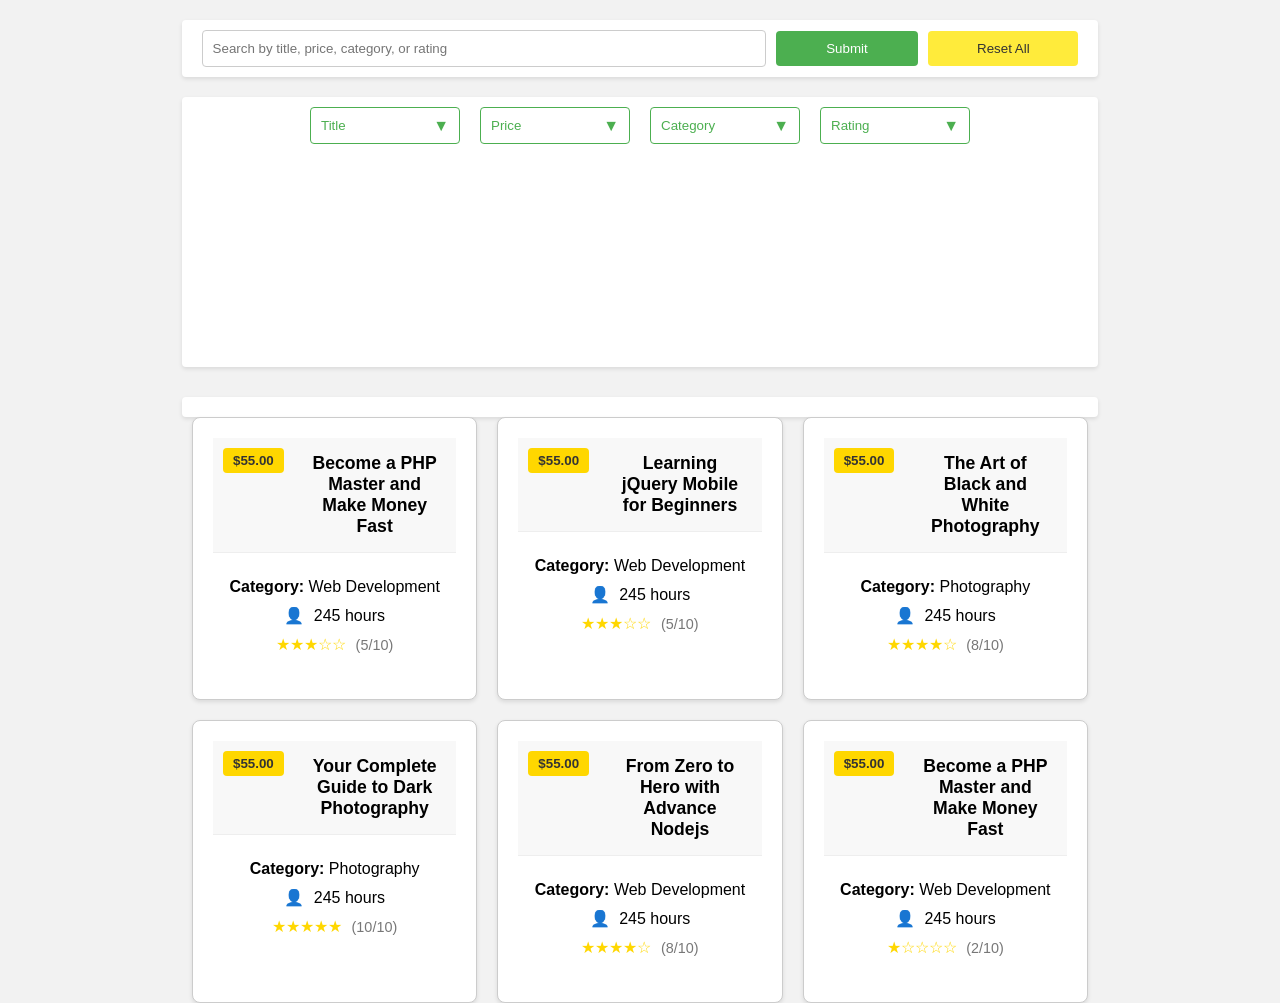
<file: app/index22.html>
<!DOCTYPE html>
<html>
<head>
  <title>Course Catalog</title>
  <style>
    body {
      font-family: Arial, sans-serif;
      margin: 0;
      padding: 0;
      background-color: #f2f2f2;
    }

    .container {
      display: flex;
      flex-direction: column;
      align-items: center;
      margin-top: 20px;
    }

    .search-and-reset {
      display: flex;
      justify-content: center;
      align-items: center;
      width: 70%;
      margin-bottom: 20px;
      background-color: white;
      padding: 10px;
      border-radius: 4px;
      box-shadow: 0 2px 4px rgba(0, 0, 0, 0.1);
    }

    .search-container {
      display: flex;
      justify-content: center;
      align-items: center;
      width: 80%;
      margin-right: 10px;
    }

    .search-container input {
      width: 80%;
      padding: 10px;
      margin-right: 10px;
      border: 1px solid #ccc;
      border-radius: 4px;
    }

    .search-container button {
      width: 150px;
      padding: 10px;
      background-color: #4CAF50;
      color: white;
      border: none;
      border-radius: 4px;
      cursor: pointer;
    }

    .reset-button {
      width: 150px;
      padding: 10px;
      background-color: #ffeb3b;
      color: #333;
      border: none;
      border-radius: 4px;
      cursor: pointer;
    }

  .filter-container {
    display: flex;
    justify-content: center;
    align-items: flex-start;
    width: 70%;
    margin-bottom: 20px;
    background-color: white;
    padding: 10px;
    border-radius: 4px;
    box-shadow: 0 2px 4px rgba(0, 0, 0, 0.1);
    min-height: 250px; /* Adjust the height as needed */
}

    
    .filter-container .filter-group {
      margin: 0 10px;
      display: flex;
      flex-direction: column;
      align-items: center;
    }

    .filter-container button {
      width: 150px;
      padding: 10px;
      background-color: #fff;
      color: #4CAF50;
      border: 1px solid #4CAF50;
      border-radius: 4px;
      cursor: pointer;
      position: relative;
      margin-bottom: 5px;
    }

    .filter-container button:hover {
      background-color: #4CAF50;
      color: white;
    }

    .filter-container button .dropdown-arrow {
      position: absolute;
      top: 50%;
      right: 10px;
      transform: translateY(-50%);
      font-size: 16px;
      transition: transform 0.3s ease;
    }

    .filter-container button:hover .dropdown-arrow {
      transform: translateY(-50%) rotate(180deg);
    }

    .filter-container button.active .dropdown-arrow {
      content: "×";
    }

    .filter-container button.selected {
      background-color: #4CAF50;
      color: white;
    }

    .filter-container button.selected .dropdown-arrow {
      content: "×";
    }

    .dropdown-content {
      display: none;
      position: absolute;
      background-color: #333;
      min-width: 160px;
      box-shadow: 0px 8px 16px 0px rgba(0,0,0,0.2);
      z-index: 1;
      left: 0;
      width: 100%;
      border-radius: 4px;
    }

   
    .dropdown-content a:hover {
      background-color: grey;
    }

    .filter-container button:hover .dropdown-content {
      display: block;
    }

    .selected-filters {
      display: flex;
      flex-wrap: wrap;
      justify-content: center;
      margin-top: 10px;
      width: 70%;
      background-color: white;
      padding: 10px;
      border-radius: 4px;
      box-shadow: 0 2px 4px rgba(0, 0, 0, 0.1);
    }

    .selected-filters .filter-group {
      display: flex;
      flex-direction: row;
      align-items: center;
      margin: 0 10px;
    }

    .selected-filters .filter-group button {
      display: flex;
      align-items: center;
      margin: 5px;
      padding: 5px 10px;
      background-color: #4CAF50;
      color: white;
      border: none;
      border-radius: 4px;
      cursor: pointer;
    }

    .selected-filters .filter-group button .dropdown-arrow {
      width: 20px;
      height: 20px;
      background-color: white;
      border-radius: 50%;
      display: flex;
      justify-content: center;
      align-items: center;
      margin-left: 5px;
      font-size: 12px;
      color: #4CAF50;
    }

    .course-container {
      display: grid;
      grid-template-columns: repeat(3, 1fr);
      grid-gap: 20px;
      width: 70%;
    }

    .course-card {
      border: 1px solid #ccc;
      padding: 20px;
      text-align: center;
      border-radius: 4px;
      background-color: white;
      box-shadow: 0 2px 4px rgba(0, 0, 0, 0.1);
    }

    .course-card h3 {
      margin-top: 0;
    }

    .course-card p {
      margin: 5px 0;
    }

    @media (max-width: 767px) {
      .container {
        width: 95%;
      }
      
      .search-and-reset,
      .filter-container,
      .selected-filters,
      .course-container {
        width: 100%;
      }
      
      .search-container {
        flex-direction: column;
        align-items: stretch;
      }
      
      .search-container input,
      .search-container button,
      .reset-button {
        width: 100%;
        margin: 5px 0;
      }
      
      .filter-container {
        flex-wrap: wrap;
      }


      
      .filter-container .filter-group {
        width: 100%;
        margin: 5px 0;
      }
      
      .course-container {
        grid-template-columns: 1fr;
      }
    }

    @media (min-width: 768px) and (max-width: 1023px) {
      .course-container {
        grid-template-columns: repeat(2, 1fr);
      }
    }

    @media (min-width: 1024px) {
      .course-container {
        grid-template-columns: repeat(3, 1fr);
      }
    }

    .course-card {
  display: flex;
  flex-direction: column;
  border: 1px solid #ccc;
  border-radius: 8px;
  overflow: hidden;
  box-shadow: 0 2px 4px rgba(0, 0, 0, 0.1);
}

.course-header {
  position: relative;
  background-color: #f8f8f8;
  padding: 15px;
  border-bottom: 1px solid #eee;
}

.price-button {
  position: absolute;
  top: 10px;
  left: 10px;
  background-color: #ffd700;
  color: #333;
  border: none;
  border-radius: 4px;
  padding: 5px 10px;
  font-weight: bold;
}

.course-header h3 {
  margin: 0;
  padding-left: 80px;
  font-size: 1.1em;
}

.course-body {
  padding: 15px;
}

.course-body p {
  margin: 10px 0;
}

.icon {
  margin-right: 5px;
}

.stars {
  color: #ffd700;
  margin-right: 5px;
}

.filter-container button {
  width: 150px;
  padding: 10px;
  background-color: #fff;
  color: #4CAF50;
  border: 1px solid #4CAF50;
  border-radius: 4px;
  cursor: pointer;
  position: relative;
  margin-bottom: 5px;
  text-align: left;
}


.dropdown-scroll {
  max-height: 200px;
  overflow-y: auto;
}

    

    
    
 
    .filter-group {
      position: relative;
    }

    .filter-button {
      width: 150px;
      padding: 10px;
      text-align: left;
      background-color: #fff;
      border: 1px solid #ccc;
      cursor: pointer;
    }

    .dropdown-content {
      display: none;
      position: absolute;
      top: 100%;
      left: 0;
      width: 100%;
      background-color: #fff;
      border: 1px solid #ccc;
      box-shadow: 0 2px 5px rgba(0,0,0,0.1);
      z-index: 1;
    }

    .dropdown-scroll {
      max-height: 200px;
      overflow-y: auto;
    }

 

/* Custom scrollbar styles */
.dropdown-scroll::-webkit-scrollbar {
  width: 8px;
}

.dropdown-scroll::-webkit-scrollbar-track {
  background: #f1f1f1;
}

.dropdown-scroll::-webkit-scrollbar-thumb {
  background: #888;
  border-radius: 4px;
}

.dropdown-scroll::-webkit-scrollbar-thumb:hover {
  background: #555;
}
.review-count {
  color: #777;
  font-size: 0.9em;
}


  </style>
</head>
<body>
  <div class="container">
    <div class="search-and-reset">
      <div class="search-container">
        <input type="text" placeholder="Search by title, price, category, or rating">
        <button>Submit</button>
      </div>
      <button class="reset-button">Reset All</button>
    </div>
    <div class="filter-container">
      <div class="filter-group">
        <button class="filter-button">
          Title
          <span class="dropdown-arrow">▼</span>
        </button>
        <div class="dropdown-content">
          <div class="dropdown-scroll">
            <!-- Dynamically generated title options will go here -->
          </div>
        </div>
      </div>
      <div class="filter-group">
        <button class="filter-button">
          Price
          <span class="dropdown-arrow">▼</span>
        </button>
        <div class="dropdown-content">
          <div class="dropdown-scroll">
            <!-- Dynamically generated price options will go here -->
          </div>
        </div>
      </div>
      <div class="filter-group">
        <button class="filter-button">
          Category
          <span class="dropdown-arrow">▼</span>
        </button>
        <div class="dropdown-content">
          <div class="dropdown-scroll">
            <!-- Dynamically generated category options will go here -->
          </div>
        </div>
      </div>
      <div class="filter-group">
        <button class="filter-button">
          Rating
          <span class="dropdown-arrow">▼</span>
        </button>
        <div class="dropdown-content">
          <div class="dropdown-scroll">
            <!-- Dynamically generated rating options will go here -->
          </div>
        </div>
      </div>
    </div>
    <div class="selected-filters">
      <!-- Selected filters will be dynamically added here -->
    </div>
    <div class="course-container">
      <!-- Course cards will be dynamically generated here -->
    </div>
  </div>

  <script>
    fetch('courses.json')
      .then(response => response.json())
      .then(courses => {
        populateDropdownContent(courses);
        renderCourses(courses);
      });

    let selectedFilters = [];

    function renderCourses(courses) {
      const courseContainer = document.querySelector(".course-container");
      courseContainer.innerHTML = "";

      courses.forEach(course => {
        const courseCard = document.createElement("div");
        courseCard.classList.add("course-card");
        courseCard.innerHTML = `
          <h3>${course.title}</h3>
          <p>Category: ${course.category}</p>
          <p>Price: ${course.price}</p>
          <p>Hours: ${course.hours}</p>
          <p>Reviews: ${course.reviews}</p>
        `;
        courseContainer.appendChild(courseCard);
      });
    }



    function renderCourses(courses) {
    const courseContainer = document.querySelector(".course-container");
    courseContainer.innerHTML = "";
  
    courses.forEach(course => {
      const courseCard = document.createElement("div");
      courseCard.classList.add("course-card");
      courseCard.innerHTML = `
        <div class="course-header">
          <button class="price-button">${course.price}</button>
          <h3>${course.title}</h3>
        </div>
        <div class="course-body">
          <p class="category"><strong>Category:</strong> ${course.category}</p>
          <p class="hours"><span class="icon">👤</span> ${course.hours} hours</p>
          <p class="reviews">
            <span class="stars">${'★'.repeat(Math.min(Math.round(parseInt(course.reviews)/2), 5))}${'☆'.repeat(Math.max(5 - Math.round(parseInt(course.reviews)/2), 0))}</span>
            <span class="review-count">(${course.reviews}/10)</span>
          </p>
        </div>
      `;
      courseContainer.appendChild(courseCard);
    });
  }


  



    // function filterCourses() {
    //   const searchInput = document.querySelector(".search-container input");
    //   const searchTerm = searchInput.value.toLowerCase();

    //   fetch('courses.json')
    //     .then(response => response.json())
    //     .then(courses => {
    //       const filteredCourses = courses.filter(course => {
    //         let filterMatch = true;
    //         selectedFilters.forEach(filter => {
    //           if (filter.type === "title" && !course.title.toLowerCase().includes(filter.option.toLowerCase())) {
    //             filterMatch = false;
    //           } else if (filter.type === "price" && !course.price.includes(filter.option)) {
    //             filterMatch = false;
    //           } else if (filter.type === "category" && !course.category.toLowerCase().includes(filter.option.toLowerCase())) {
    //             filterMatch = false;
    //           } else if (filter.type === "rating" && !course.reviews.includes(filter.option)) {
    //             filterMatch = false;
    //           }
    //         });
    //         return filterMatch && (course.title.toLowerCase().includes(searchTerm) ||
    //           course.category.toLowerCase().includes(searchTerm) ||
    //           course.price.includes(searchTerm) ||
    //           course.reviews.includes(searchTerm));
    //       });
    //       renderCourses(filteredCourses);
    //     });
    // }

    // document.querySelector(".search-container button").addEventListener("click", filterCourses);



  function filterCourses() {
  const searchInput = document.querySelector(".search-container input");
  const searchTerm = searchInput.value.toLowerCase();

  // Fetch courses data from the JSON file
  fetch('courses.json')
    .then(response => response.json())
    .then(courses => {
      // Filter courses based on selected filters and search term
      const filteredCourses = courses.filter(course => {
        let filterMatch = true;

        // Iterate through each selected filter to check if the course matches
        selectedFilters.forEach(filter => {
          if (filter.type === "title" && !course.title.toLowerCase().includes(filter.option.toLowerCase())) {
            filterMatch = false;
          } else if (filter.type === "price" && !course.price.includes(filter.option)) {
            filterMatch = false;
          } else if (filter.type === "category" && !course.category.toLowerCase().includes(filter.option.toLowerCase())) {
            filterMatch = false;
          } else if (filter.type === "rating" && !course.reviews.includes(filter.option)) {
            filterMatch = false;
          }
        });

        // Check if the course matches the search term
        return filterMatch && (
          course.title.toLowerCase().includes(searchTerm) ||
          course.category.toLowerCase().includes(searchTerm) ||
          course.price.includes(searchTerm) ||
          course.reviews.includes(searchTerm)
        );
      });

      // Check if any courses matched the search criteria
      if (filteredCourses.length === 0) {
        // If no matches, display a default message in the center
        document.querySelector(".course-container").innerHTML = `
          <div class="no-results">
            <p>Sorry, no results match your search criteria <span class="emoji">🤔</span></p>
          </div>
        `;

        // Apply styles using CSS for centering, animation, and better appearance
        const style = document.createElement("style");
        style.innerHTML = `
          ..no-results {
  text-align: center;
  font-size: 2rem;
  font-weight: bold;
  color: #333;
  animation: pulse 1.5s infinite;
  display: flex;
  justify-content: center;
  align-items: center;
  height: 100vh;
}

.no-results span {
  display: block;
  font-size: 5rem;
  margin-top: 1rem;
    align-items: center;
}

          .no-results p {
            font-size: 1rem;  /* Large text size */
            font-weight: bold; /* Bold text */
            color: #333;  /* Darker color for better readability */
          }

          .no-results .emoji {
            display: inline-block;
            animation: bounce 1.5s infinite;
          }

          @keyframes bounce {
            0%, 100% {
              transform: translateY(0);
            }
            50% {
              transform: translateY(-10px);
            }
          }
        `;
        document.head.appendChild(style);
      } else {
        // Render the filtered courses
        renderCourses(filteredCourses);
      }
    })
    .catch(error => console.error('Error fetching courses:', error));
}

// Event listener for the "Submit" button
document.querySelector(".search-container button").addEventListener("click", filterCourses);






    const filterButtons = document.querySelectorAll(".filter-container button:not(:last-child)");
    filterButtons.forEach((button, index) => {
      button.addEventListener("click", () => {
        toggleDropdown(index);
      });
    });


    

    function toggleDropdown(index) {
      const dropdownContents = document.querySelectorAll(".filter-container .dropdown-content");
      dropdownContents.forEach((content, i) => {
        if (i === index) {
          content.style.display = content.style.display === "block" ? "none" : "block";
        } else {
          content.style.display = "none";
        }
      });

      const dropdownArrows = document.querySelectorAll(".filter-container button .dropdown-arrow");
      dropdownArrows[index].textContent = dropdownArrows[index].textContent === "▼" ? "▲" : "▼";
    }
    
    
    
    

  function populateDropdownContent(courses) {
  const filterGroups = document.querySelectorAll(".filter-container .filter-group");
    
    

  filterGroups.forEach((group, index) => {
    const button = group.querySelector("button");
    const dropdownContent = group.querySelector(".dropdown-content .dropdown-scroll");
    const type = ["title", "price", "category", "rating"][index];

    let options;
    switch (type) {
      case "title":
        options = [...new Set(courses.map(course => course.title))];
        break;
      case "price":
        options = [...new Set(courses.map(course => course.price))];
        break;
      case "category":
        options = [...new Set(courses.map(course => course.category))];
        break;
      case "rating":
        options = [...new Set(courses.map(course => {
          const rating = parseInt(course.reviews.replace(/[^0-9-]/g, ''));
          return `${rating} - ${rating + 4}`;
        }))];
        break;
    }

    options.forEach(option => {
      const optionElement = document.createElement("a");
      optionElement.textContent = option;
      optionElement.addEventListener("click", () => {
        toggleSelectedOption(type, option);
        filterCourses();
      });
      dropdownContent.appendChild(optionElement);
    });

    button.addEventListener("click", (event) => {
      event.stopPropagation();
      toggleDropdown(group);
    });
  });
}

    
    
    
function toggleDropdown(group) {
  const dropdownContent = group.querySelector(".dropdown-content");
  const arrow = group.querySelector(".dropdown-arrow");
  
  document.querySelectorAll(".filter-container .dropdown-content").forEach(content => {
    if (content !== dropdownContent) {
      content.style.display = "none";
      content.parentElement.querySelector(".dropdown-arrow").textContent = "▼";
    }
  });

  if (dropdownContent.style.display === "block") {
    dropdownContent.style.display = "none";
    arrow.textContent = "▼";
  } else {
    dropdownContent.style.display = "block";
    arrow.textContent = "▲";
  }
}

// Add this to close dropdowns when clicking outside
document.addEventListener("click", (event) => {
  if (!event.target.closest(".filter-container")) {
    document.querySelectorAll(".filter-container .dropdown-content").forEach(content => {
      content.style.display = "none";
      content.parentElement.querySelector(".dropdown-arrow").textContent = "▼";
    });
  }
});
    
    

document.querySelector(".search-container input").addEventListener("input", filterCourses);




    function toggleSelectedOption(type, option) {
      const selectedFiltersContainer = document.querySelector(".selected-filters");
      const selectedOptionButton = selectedFiltersContainer.querySelector(`button[data-type="${type}"][data-option="${option}"]`);

      if (selectedOptionButton) {
        selectedOptionButton.remove();
        const index = selectedFilters.findIndex(filter => filter.type === type && filter.option === option);
        if (index > -1) {
          selectedFilters.splice(index, 1);
        }
      } else {
        const filterGroup = selectedFiltersContainer.querySelector(`.filter-group[data-type="${type}"]`);
        if (!filterGroup) {
          const newFilterGroup = document.createElement("div");
          newFilterGroup.classList.add("filter-group");
          newFilterGroup.setAttribute("data-type", type);
          selectedFiltersContainer.appendChild(newFilterGroup);
        }
        const newButton = document.createElement("button");
        newButton.textContent = option;
        newButton.setAttribute("data-type", type);
        newButton.setAttribute("data-option", option);
        newButton.classList.add("selected");
        newButton.innerHTML += '<span class="dropdown-arrow">×</span>';
        newButton.addEventListener("click", () => {
          toggleSelectedOption(type, option);
          filterCourses();
        });
        selectedFiltersContainer.querySelector(`.filter-group[data-type="${type}"]`).appendChild(newButton);
        selectedFilters.push({ type, option });
      }

      updateResetButtonVisibility();
      filterCourses();
    }
    
    
//       // JavaScript to toggle dropdowns
//     document.querySelectorAll('.filter-button').forEach(button => {
//       button.addEventListener('click', () => {
//         const dropdown = button.nextElementSibling;
//         dropdown.style.display = dropdown.style.display === 'block' ? 'none' : 'block';
//       });
//     });

//     // Close dropdowns when clicking outside
//     window.addEventListener('click', (e) => {
//       if (!e.target.matches('.filter-button')) {
//         document.querySelectorAll('.dropdown-content').forEach(dropdown => {
//           dropdown.style.display = 'none';
//         });
//       }
      
      
      

    function updateResetButtonVisibility() {
      const resetButton = document.querySelector(".reset-button");
      if (selectedFilters.length > 0) {
        resetButton.style.display = "block";
      } else {
        resetButton.style.display = "none";
      }
    }

    // Add event listener to the "Reset All" button
    document.querySelector(".reset-button").addEventListener("click", () => {
      selectedFilters = [];
      document.querySelector(".selected-filters").innerHTML = "";
      updateResetButtonVisibility();
      filterCourses();
    });

    // Add event listener to the filter container to hide dropdown content on click outside
    document.querySelector(".filter-container").addEventListener("click", (event) => {
      if (!event.target.closest(".filter-container")) {
        const dropdownContents = document.querySelectorAll(".filter-container .dropdown-content");
        dropdownContents.forEach((content) => {
          content.style.display = "none";
        });

        const dropdownArrows = document.querySelectorAll(".filter-container button .dropdown-arrow");
        dropdownArrows.forEach((arrow) => {
          arrow.textContent = "▼";
        });
      }
    });

    
    // Initial render of all courses
    filterCourses();
  </script>
</body>
</html>
</file>
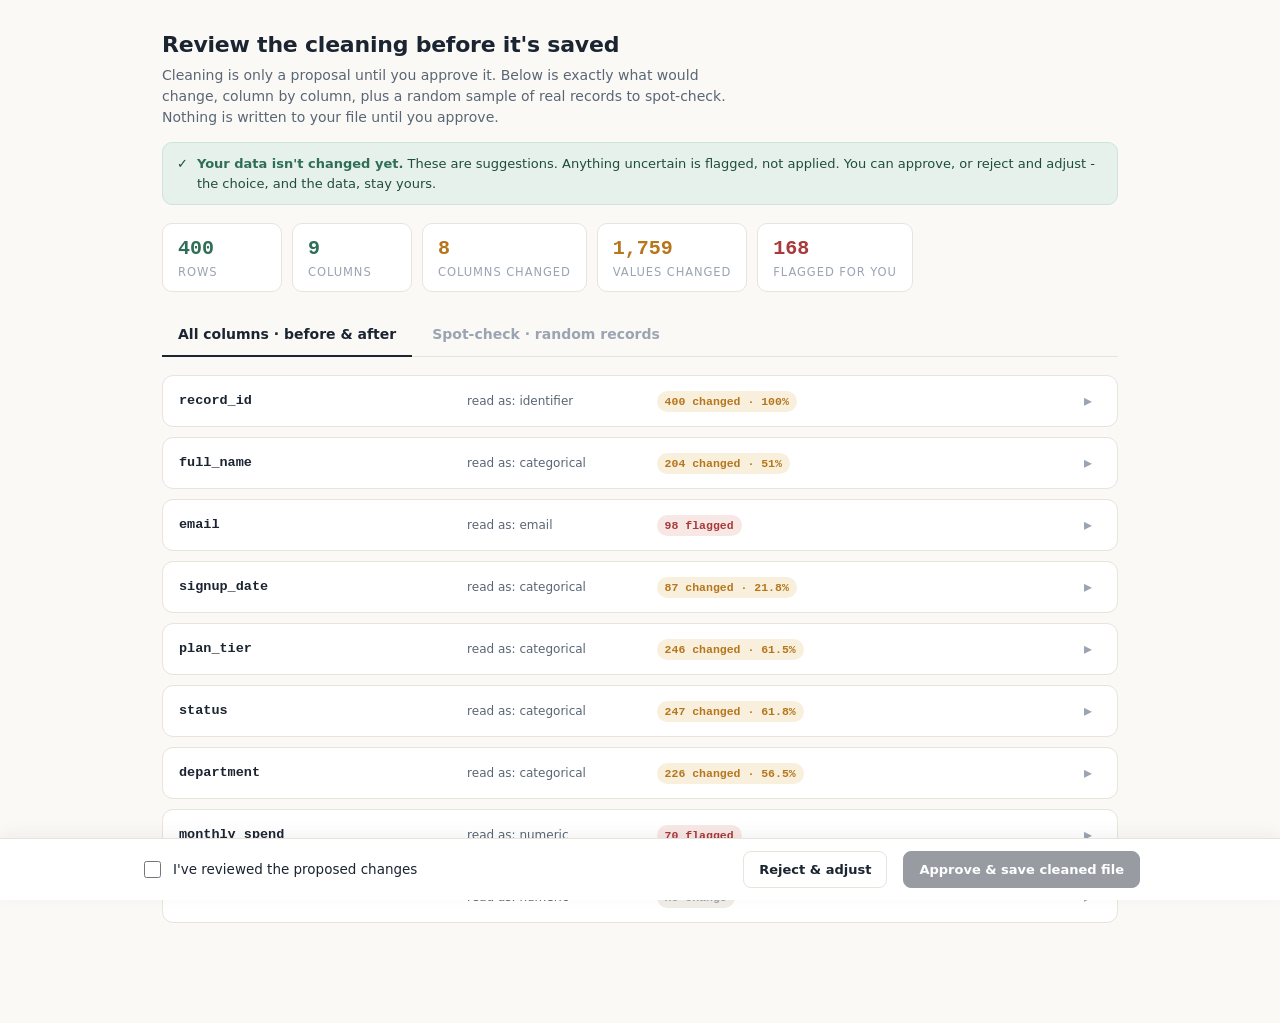
<file: prototype/ui/cleaning_review.html>
<!doctype html>
<html lang="en">
<head>
<meta charset="utf-8">
<meta name="viewport" content="width=device-width, initial-scale=1">
<title>Cleaning review - verify before saving</title>
<style>
  :root{
    --ink:#1b2431; --ink-soft:#5a6675; --faint:#9aa4b2;
    --paper:#faf9f6; --card:#ffffff; --line:#e8e4dc; --line-soft:#f0ede6;
    --accent:#2f6f57;            /* verified / ok */
    --accent-bg:#e7f1ec;
    --change:#b5761c;            /* proposed change / attention */
    --change-bg:#f8efdc;
    --flag:#a83a3a; --flag-bg:#f7e7e5;
    --mono:"SFMono-Regular",ui-monospace,Menlo,Consolas,monospace;
    --sans:ui-sans-serif,system-ui,-apple-system,"Segoe UI",Roboto,sans-serif;
  }
  *{box-sizing:border-box}
  body{margin:0;background:var(--paper);color:var(--ink);font-family:var(--sans);line-height:1.5;
       -webkit-font-smoothing:antialiased}
  @media (prefers-reduced-motion:reduce){*{transition:none!important;animation:none!important}}
  .wrap{max-width:1000px;margin:0 auto;padding:28px 22px 90px}

  header h1{font-size:22px;margin:0 0 4px;letter-spacing:-.01em}
  header p{margin:0;color:var(--ink-soft);font-size:14px;max-width:64ch}
  .consent-note{margin-top:14px;background:var(--accent-bg);border:1px solid #cfe3d8;border-radius:10px;
       padding:11px 14px;font-size:13px;color:#1f4d3c;display:flex;gap:9px;align-items:flex-start}
  .consent-note b{color:var(--accent)}

  .stats{display:flex;gap:10px;margin:18px 0 6px;flex-wrap:wrap}
  .stat{background:var(--card);border:1px solid var(--line);border-radius:10px;padding:10px 15px;min-width:120px}
  .stat .n{font-size:20px;font-weight:700;font-family:var(--mono)}
  .stat .l{font-size:11.5px;color:var(--faint);text-transform:uppercase;letter-spacing:.08em}
  .stat.change .n{color:var(--change)} .stat.flag .n{color:var(--flag)} .stat.ok .n{color:var(--accent)}

  .tabs{display:flex;gap:4px;margin:22px 0 0;border-bottom:1px solid var(--line)}
  .tab{border:none;background:none;font:inherit;font-size:14px;font-weight:600;color:var(--faint);
       padding:10px 16px;cursor:pointer;border-bottom:2px solid transparent;margin-bottom:-1px}
  .tab.on{color:var(--ink);border-bottom-color:var(--ink)}
  .view{display:none;padding-top:18px} .view.on{display:block}

  /* ---- column overview ---- */
  .col{background:var(--card);border:1px solid var(--line);border-radius:11px;margin-bottom:10px;overflow:hidden}
  .col-head{display:grid;grid-template-columns:1.4fr .9fr 1fr 1fr 26px;gap:12px;align-items:center;
       padding:13px 16px;cursor:pointer}
  .col-head:hover{background:var(--line-soft)}
  .col-name{font-family:var(--mono);font-weight:600;font-size:13.5px}
  .col-type{font-size:12px;color:var(--ink-soft)}
  .badge{font-size:11.5px;font-weight:700;font-family:var(--mono);padding:2px 8px;border-radius:20px;justify-self:start}
  .badge.change{background:var(--change-bg);color:var(--change)}
  .badge.flag{background:var(--flag-bg);color:var(--flag)}
  .badge.none{background:var(--line-soft);color:var(--faint)}
  .chev{color:var(--faint);transition:transform .15s;justify-self:center}
  .col.open .chev{transform:rotate(90deg)}
  .col-body{display:none;padding:2px 16px 16px;border-top:1px solid var(--line-soft)}
  .col.open .col-body{display:block}
  .ex{display:flex;align-items:center;gap:10px;padding:7px 0;font-family:var(--mono);font-size:12.5px;
      border-bottom:1px dashed var(--line-soft)}
  .ex:last-child{border-bottom:none}
  .ex .b{color:var(--ink-soft);text-decoration:line-through;text-decoration-color:#c9b48a}
  .ex .arr{color:var(--change)}
  .ex .a{color:var(--accent);font-weight:600}
  .ex-empty{color:var(--faint);font-size:12.5px;padding:8px 0;font-style:italic}

  /* ---- spot-check ---- */
  .sc-bar{display:flex;align-items:center;gap:12px;margin-bottom:14px;flex-wrap:wrap}
  .sc-bar .verified{font-size:13px;color:var(--ink-soft)} .sc-bar .verified b{color:var(--accent)}
  .btn{border:1px solid var(--ink);background:var(--ink);color:#fff;font:inherit;font-size:13px;font-weight:600;
       padding:8px 15px;border-radius:8px;cursor:pointer}
  .btn:hover{background:#0f1620}
  .btn.ghost{background:#fff;color:var(--ink);border-color:var(--line)}
  .btn.ghost:hover{border-color:var(--ink)}
  .btn:disabled{opacity:.45;cursor:not-allowed}
  .rec{background:var(--card);border:1px solid var(--line);border-radius:11px;padding:12px 14px;margin-bottom:10px}
  .rec-top{display:flex;align-items:center;gap:10px;margin-bottom:8px}
  .rec-id{font-family:var(--mono);font-size:11.5px;color:var(--faint)}
  .chk{margin-left:auto;display:inline-flex;align-items:center;gap:7px;font-size:12.5px;color:var(--ink-soft);cursor:pointer;user-select:none}
  .chk input{width:15px;height:15px;accent-color:var(--accent)}
  .rec.ok{border-color:#cfe3d8;background:#fcfefd}
  .cells{display:grid;grid-template-columns:repeat(auto-fill,minmax(220px,1fr));gap:6px 18px}
  .cell{font-size:12.5px;display:flex;flex-direction:column;gap:1px;padding:4px 0}
  .cell .k{font-size:10.5px;color:var(--faint);text-transform:uppercase;letter-spacing:.06em}
  .cell .v{font-family:var(--mono);font-size:12.5px}
  .cell.changed .v .b{color:var(--ink-soft);text-decoration:line-through;text-decoration-color:#c9b48a}
  .cell.changed .v .a{color:var(--accent);font-weight:600}
  .cell.changed{background:linear-gradient(0deg,var(--change-bg),transparent);border-radius:6px;padding:4px 8px}

  /* ---- consent gate ---- */
  .gate{position:fixed;left:0;right:0;bottom:0;background:var(--card);border-top:1px solid var(--line);
        padding:12px 22px;display:flex;align-items:center;gap:16px;box-shadow:0 -4px 16px rgba(20,25,35,.05)}
  .gate .inner{max-width:1000px;margin:0 auto;display:flex;align-items:center;gap:16px;width:100%}
  .gate label{display:inline-flex;align-items:center;gap:9px;font-size:13.5px;cursor:pointer}
  .gate label input{width:17px;height:17px;accent-color:var(--accent)}
  .gate .sp{flex:1}
  .toast{position:fixed;bottom:74px;left:50%;transform:translateX(-50%);background:var(--accent);color:#fff;
         padding:10px 18px;border-radius:8px;font-size:13.5px;font-weight:600;opacity:0;pointer-events:none;transition:opacity .2s}
  .toast.show{opacity:1}
</style>
</head>
<body>
<div class="wrap">
  <header>
    <h1>Review the cleaning before it's saved</h1>
    <p>Cleaning is only a proposal until you approve it. Below is exactly what would change,
       column by column, plus a random sample of real records to spot-check. Nothing is
       written to your file until you approve.</p>
    <div class="consent-note"><span>✓</span>
      <div><b>Your data isn't changed yet.</b> These are suggestions. Anything uncertain is flagged,
      not applied. You can approve, or reject and adjust - the choice, and the data, stay yours.</div>
    </div>
  </header>

  <div class="stats" id="stats"></div>

  <div class="tabs">
    <button class="tab on" data-view="cols">All columns · before &amp; after</button>
    <button class="tab" data-view="spot">Spot-check · random records</button>
  </div>

  <section class="view on" id="view-cols"></section>

  <section class="view" id="view-spot">
    <div class="sc-bar">
      <button class="btn ghost" id="shuffle">New random sample</button>
      <span class="verified">Verified <b id="vcount">0</b> / <span id="vtotal">0</span> in this sample</span>
    </div>
    <div id="records"></div>
  </section>
</div>

<div class="gate">
  <div class="inner">
    <label><input type="checkbox" id="reviewed"> I've reviewed the proposed changes</label>
    <span class="sp"></span>
    <button class="btn ghost" onclick="reject()">Reject &amp; adjust</button>
    <button class="btn" id="approve" disabled onclick="approve()">Approve &amp; save cleaned file</button>
  </div>
</div>
<div class="toast" id="toast"></div>

<script id="data" type="application/json">{"overview": [{"column": "record_id", "read_as": "identifier", "n_total": 400, "n_changed": 400, "n_flagged": 0, "pct_changed": 100.0, "examples": [{"before": "REC753159", "after": "753159"}, {"before": "REC218705", "after": "218705"}, {"before": "REC113751", "after": "113751"}, {"before": "REC245508", "after": "245508"}, {"before": "REC911171", "after": "911171"}, {"before": "REC290493", "after": "290493"}]}, {"column": "full_name", "read_as": "categorical", "n_total": 400, "n_changed": 204, "n_flagged": 0, "pct_changed": 51.0, "examples": [{"before": "Ada L.", "after": "ADA LOVELACE"}, {"before": "john von neumann", "after": "John Von Neumann"}, {"before": "alan turing", "after": "Alan Turing"}]}, {"column": "email", "read_as": "email", "n_total": 400, "n_changed": 88, "n_flagged": 98, "pct_changed": 22.0, "examples": [{"before": "ADA@X.IO", "after": "ada@x.io"}]}, {"column": "signup_date", "read_as": "categorical", "n_total": 400, "n_changed": 87, "n_flagged": 0, "pct_changed": 21.8, "examples": [{"before": "bad-date", "after": "Bad-Date"}]}, {"column": "plan_tier", "read_as": "categorical", "n_total": 400, "n_changed": 246, "n_flagged": 0, "pct_changed": 61.5, "examples": [{"before": "basic", "after": "BASIC"}, {"before": "enterprise", "after": "Enterprise"}, {"before": "Basic", "after": "BASIC"}, {"before": "ENT", "after": "Enterprise"}, {"before": "Premuim", "after": "Premium"}, {"before": "premium", "after": "Premium"}]}, {"column": "status", "read_as": "categorical", "n_total": 400, "n_changed": 247, "n_flagged": 0, "pct_changed": 61.8, "examples": [{"before": "ACTIVE", "after": "Active"}, {"before": "inactive", "after": "Inactive"}, {"before": "active", "after": "Active"}]}, {"column": "department", "read_as": "categorical", "n_total": 400, "n_changed": 226, "n_flagged": 0, "pct_changed": 56.5, "examples": [{"before": "marketing", "after": "Marketing"}, {"before": "sales", "after": "Sales"}, {"before": "Suport", "after": "Support"}, {"before": "Engineering", "after": "Enginering"}, {"before": "hr", "after": "Hr"}, {"before": "HR", "after": "Hr"}]}, {"column": "monthly_spend", "read_as": "numeric", "n_total": 400, "n_changed": 261, "n_flagged": 70, "pct_changed": 65.2, "examples": [{"before": "$1,200.50", "after": "1200.5"}, {"before": "1,000", "after": "1000"}, {"before": "$980", "after": "980"}]}, {"column": "seats", "read_as": "numeric", "n_total": 400, "n_changed": 0, "n_flagged": 0, "pct_changed": 0.0, "examples": []}], "pool": {"columns": ["record_id", "full_name", "email", "signup_date", "plan_tier", "status", "department", "monthly_spend", "seats"], "records": [{"row": 350, "cells": [{"column": "record_id", "before": "REC295455", "after": "295455", "changed": true}, {"column": "full_name", "before": "ADA LOVELACE", "after": "ADA LOVELACE", "changed": false}, {"column": "email", "before": "turing@mail.com", "after": "turing@mail.com", "changed": false}, {"column": "signup_date", "before": "bad-date", "after": "Bad-Date", "changed": true}, {"column": "plan_tier", "before": "Premium", "after": "Premium", "changed": false}, {"column": "status", "before": "Inactive", "after": "Inactive", "changed": false}, {"column": "department", "before": "Support", "after": "Support", "changed": false}, {"column": "monthly_spend", "before": "$1,200.50", "after": "1200.5", "changed": true}, {"column": "seats", "before": "12", "after": "12", "changed": false}]}, {"row": 5, "cells": [{"column": "record_id", "before": "REC290493", "after": "290493", "changed": true}, {"column": "full_name", "before": "Ada L.", "after": "ADA LOVELACE", "changed": true}, {"column": "email", "before": "turing@mail.com", "after": "turing@mail.com", "changed": false}, {"column": "signup_date", "before": "2025/6/1", "after": "2025/6/1", "changed": false}, {"column": "plan_tier", "before": "Premium", "after": "Premium", "changed": false}, {"column": "status", "before": "active", "after": "Active", "changed": true}, {"column": "department", "before": "Engineering", "after": "Enginering", "changed": true}, {"column": "monthly_spend", "before": "1,000", "after": "1000", "changed": true}, {"column": "seats", "before": "5", "after": "5", "changed": false}]}, {"row": 3, "cells": [{"column": "record_id", "before": "REC245508", "after": "245508", "changed": true}, {"column": "full_name", "before": "john von neumann", "after": "John Von Neumann", "changed": true}, {"column": "email", "before": "k.johnson@nasa.gov", "after": "k.johnson@nasa.gov", "changed": false}, {"column": "signup_date", "before": "2025/6/1", "after": "2025/6/1", "changed": false}, {"column": "plan_tier", "before": "BASIC", "after": "BASIC", "changed": false}, {"column": "status", "before": "Active", "after": "Active", "changed": false}, {"column": "department", "before": "Sales", "after": "Sales", "changed": false}, {"column": "monthly_spend", "before": "$1,200.50", "after": "1200.5", "changed": true}, {"column": "seats", "before": "5", "after": "5", "changed": false}]}, {"row": 282, "cells": [{"column": "record_id", "before": "REC394948", "after": "394948", "changed": true}, {"column": "full_name", "before": "alan turing", "after": "Alan Turing", "changed": true}, {"column": "email", "before": "k.johnson@nasa.gov", "after": "k.johnson@nasa.gov", "changed": false}, {"column": "signup_date", "before": "6/1/2025", "after": "6/1/2025", "changed": false}, {"column": "plan_tier", "before": "basic", "after": "BASIC", "changed": true}, {"column": "status", "before": "Inactive", "after": "Inactive", "changed": false}, {"column": "department", "before": "sales", "after": "Sales", "changed": true}, {"column": "monthly_spend", "before": "2300", "after": "2300", "changed": false}, {"column": "seats", "before": "50", "after": "50", "changed": false}]}, {"row": 32, "cells": [{"column": "record_id", "before": "REC822317", "after": "822317", "changed": true}, {"column": "full_name", "before": "john von neumann", "after": "John Von Neumann", "changed": true}, {"column": "email", "before": "grace@nav.mil", "after": "grace@nav.mil", "changed": false}, {"column": "signup_date", "before": "2025-06-01", "after": "2025-06-01", "changed": false}, {"column": "plan_tier", "before": "ENT", "after": "Enterprise", "changed": true}, {"column": "status", "before": "ACTIVE", "after": "Active", "changed": true}, {"column": "department", "before": "Enginering", "after": "Enginering", "changed": false}, {"column": "monthly_spend", "before": "$1,200.50", "after": "1200.5", "changed": true}, {"column": "seats", "before": "12", "after": "12", "changed": false}]}, {"row": 331, "cells": [{"column": "record_id", "before": "REC715598", "after": "715598", "changed": true}, {"column": "full_name", "before": "ADA LOVELACE", "after": "ADA LOVELACE", "changed": false}, {"column": "email", "before": "not-an-email", "after": "not-an-email", "changed": false}, {"column": "signup_date", "before": "bad-date", "after": "Bad-Date", "changed": true}, {"column": "plan_tier", "before": "enterprise", "after": "Enterprise", "changed": true}, {"column": "status", "before": "Active", "after": "Active", "changed": false}, {"column": "department", "before": "Support", "after": "Support", "changed": false}, {"column": "monthly_spend", "before": "$1,200.50", "after": "1200.5", "changed": true}, {"column": "seats", "before": "3", "after": "3", "changed": false}]}, {"row": 376, "cells": [{"column": "record_id", "before": "REC307205", "after": "307205", "changed": true}, {"column": "full_name", "before": "john von neumann", "after": "John Von Neumann", "changed": true}, {"column": "email", "before": "not-an-email", "after": "not-an-email", "changed": false}, {"column": "signup_date", "before": "2025-06-01", "after": "2025-06-01", "changed": false}, {"column": "plan_tier", "before": "ENT", "after": "Enterprise", "changed": true}, {"column": "status", "before": "ACTIVE", "after": "Active", "changed": true}, {"column": "department", "before": "Support", "after": "Support", "changed": false}, {"column": "monthly_spend", "before": "N/A", "after": "N/A", "changed": false}, {"column": "seats", "before": "5", "after": "5", "changed": false}]}, {"row": 146, "cells": [{"column": "record_id", "before": "REC154476", "after": "154476", "changed": true}, {"column": "full_name", "before": "Ada L.", "after": "ADA LOVELACE", "changed": true}, {"column": "email", "before": "grace@nav.mil", "after": "grace@nav.mil", "changed": false}, {"column": "signup_date", "before": "bad-date", "after": "Bad-Date", "changed": true}, {"column": "plan_tier", "before": "Basic", "after": "BASIC", "changed": true}, {"column": "status", "before": "active", "after": "Active", "changed": true}, {"column": "department", "before": "Support", "after": "Support", "changed": false}, {"column": "monthly_spend", "before": "$1,200.50", "after": "1200.5", "changed": true}, {"column": "seats", "before": "3", "after": "3", "changed": false}]}, {"row": 21, "cells": [{"column": "record_id", "before": "REC920006", "after": "920006", "changed": true}, {"column": "full_name", "before": "john von neumann", "after": "John Von Neumann", "changed": true}, {"column": "email", "before": "k.johnson@nasa.gov", "after": "k.johnson@nasa.gov", "changed": false}, {"column": "signup_date", "before": "01/06/2025", "after": "01/06/2025", "changed": false}, {"column": "plan_tier", "before": "Basic", "after": "BASIC", "changed": true}, {"column": "status", "before": "inactive", "after": "Inactive", "changed": true}, {"column": "department", "before": "hr", "after": "Hr", "changed": true}, {"column": "monthly_spend", "before": "$1,200.50", "after": "1200.5", "changed": true}, {"column": "seats", "before": "12", "after": "12", "changed": false}]}, {"row": 273, "cells": [{"column": "record_id", "before": "REC775179", "after": "775179", "changed": true}, {"column": "full_name", "before": "john von neumann", "after": "John Von Neumann", "changed": true}, {"column": "email", "before": "k.johnson@nasa.gov", "after": "k.johnson@nasa.gov", "changed": false}, {"column": "signup_date", "before": "2025-06-01", "after": "2025-06-01", "changed": false}, {"column": "plan_tier", "before": "premium", "after": "Premium", "changed": true}, {"column": "status", "before": "active", "after": "Active", "changed": true}, {"column": "department", "before": "Suport", "after": "Support", "changed": true}, {"column": "monthly_spend", "before": "2300", "after": "2300", "changed": false}, {"column": "seats", "before": "3", "after": "3", "changed": false}]}, {"row": 294, "cells": [{"column": "record_id", "before": "REC719462", "after": "719462", "changed": true}, {"column": "full_name", "before": "john von neumann", "after": "John Von Neumann", "changed": true}, {"column": "email", "before": "turing@mail.com", "after": "turing@mail.com", "changed": false}, {"column": "signup_date", "before": "2025-06-01", "after": "2025-06-01", "changed": false}, {"column": "plan_tier", "before": "premium", "after": "Premium", "changed": true}, {"column": "status", "before": "Inactive", "after": "Inactive", "changed": false}, {"column": "department", "before": "marketing", "after": "Marketing", "changed": true}, {"column": "monthly_spend", "before": "$1,200.50", "after": "1200.5", "changed": true}, {"column": "seats", "before": "1", "after": "1", "changed": false}]}, {"row": 330, "cells": [{"column": "record_id", "before": "REC441602", "after": "441602", "changed": true}, {"column": "full_name", "before": "alan turing", "after": "Alan Turing", "changed": true}, {"column": "email", "before": "not-an-email", "after": "not-an-email", "changed": false}, {"column": "signup_date", "before": "2025-06-01", "after": "2025-06-01", "changed": false}, {"column": "plan_tier", "before": "BASIC", "after": "BASIC", "changed": false}, {"column": "status", "before": "active", "after": "Active", "changed": true}, {"column": "department", "before": "Enginering", "after": "Enginering", "changed": false}, {"column": "monthly_spend", "before": "$980", "after": "980", "changed": true}, {"column": "seats", "before": "3", "after": "3", "changed": false}]}, {"row": 79, "cells": [{"column": "record_id", "before": "REC543737", "after": "543737", "changed": true}, {"column": "full_name", "before": "john von neumann", "after": "John Von Neumann", "changed": true}, {"column": "email", "before": "not-an-email", "after": "not-an-email", "changed": false}, {"column": "signup_date", "before": "bad-date", "after": "Bad-Date", "changed": true}, {"column": "plan_tier", "before": "BASIC", "after": "BASIC", "changed": false}, {"column": "status", "before": "active", "after": "Active", "changed": true}, {"column": "department", "before": "Enginering", "after": "Enginering", "changed": false}, {"column": "monthly_spend", "before": "1,000", "after": "1000", "changed": true}, {"column": "seats", "before": "5", "after": "5", "changed": false}]}, {"row": 147, "cells": [{"column": "record_id", "before": "REC618391", "after": "618391", "changed": true}, {"column": "full_name", "before": "Ada L.", "after": "ADA LOVELACE", "changed": true}, {"column": "email", "before": "ADA@X.IO", "after": "ada@x.io", "changed": true}, {"column": "signup_date", "before": "2025-06-01", "after": "2025-06-01", "changed": false}, {"column": "plan_tier", "before": "enterprise", "after": "Enterprise", "changed": true}, {"column": "status", "before": "active", "after": "Active", "changed": true}, {"column": "department", "before": "Suport", "after": "Support", "changed": true}, {"column": "monthly_spend", "before": "N/A", "after": "N/A", "changed": false}, {"column": "seats", "before": "3", "after": "3", "changed": false}]}, {"row": 254, "cells": [{"column": "record_id", "before": "REC547433", "after": "547433", "changed": true}, {"column": "full_name", "before": "john von neumann", "after": "John Von Neumann", "changed": true}, {"column": "email", "before": "ADA@X.IO", "after": "ada@x.io", "changed": true}, {"column": "signup_date", "before": "2025/6/1", "after": "2025/6/1", "changed": false}, {"column": "plan_tier", "before": "Enterprise", "after": "Enterprise", "changed": false}, {"column": "status", "before": "inactive", "after": "Inactive", "changed": true}, {"column": "department", "before": "Support", "after": "Support", "changed": false}, {"column": "monthly_spend", "before": "$1,200.50", "after": "1200.5", "changed": true}, {"column": "seats", "before": "12", "after": "12", "changed": false}]}, {"row": 217, "cells": [{"column": "record_id", "before": "REC623787", "after": "623787", "changed": true}, {"column": "full_name", "before": "ADA LOVELACE", "after": "ADA LOVELACE", "changed": false}, {"column": "email", "before": "grace@nav.mil", "after": "grace@nav.mil", "changed": false}, {"column": "signup_date", "before": "2025/6/1", "after": "2025/6/1", "changed": false}, {"column": "plan_tier", "before": "ENT", "after": "Enterprise", "changed": true}, {"column": "status", "before": "Active", "after": "Active", "changed": false}, {"column": "department", "before": "Sales", "after": "Sales", "changed": false}, {"column": "monthly_spend", "before": "2300", "after": "2300", "changed": false}, {"column": "seats", "before": "12", "after": "12", "changed": false}]}, {"row": 39, "cells": [{"column": "record_id", "before": "REC615642", "after": "615642", "changed": true}, {"column": "full_name", "before": "Grace Hopper", "after": "Grace Hopper", "changed": false}, {"column": "email", "before": "turing@mail.com", "after": "turing@mail.com", "changed": false}, {"column": "signup_date", "before": "2025/6/1", "after": "2025/6/1", "changed": false}, {"column": "plan_tier", "before": "basic", "after": "BASIC", "changed": true}, {"column": "status", "before": "active", "after": "Active", "changed": true}, {"column": "department", "before": "hr", "after": "Hr", "changed": true}, {"column": "monthly_spend", "before": "1,000", "after": "1000", "changed": true}, {"column": "seats", "before": "5", "after": "5", "changed": false}]}, {"row": 395, "cells": [{"column": "record_id", "before": "REC913354", "after": "913354", "changed": true}, {"column": "full_name", "before": "ADA LOVELACE", "after": "ADA LOVELACE", "changed": false}, {"column": "email", "before": "not-an-email", "after": "not-an-email", "changed": false}, {"column": "signup_date", "before": "bad-date", "after": "Bad-Date", "changed": true}, {"column": "plan_tier", "before": "BASIC", "after": "BASIC", "changed": false}, {"column": "status", "before": "ACTIVE", "after": "Active", "changed": true}, {"column": "department", "before": "hr", "after": "Hr", "changed": true}, {"column": "monthly_spend", "before": "$1,200.50", "after": "1200.5", "changed": true}, {"column": "seats", "before": "3", "after": "3", "changed": false}]}, {"row": 63, "cells": [{"column": "record_id", "before": "REC138116", "after": "138116", "changed": true}, {"column": "full_name", "before": "john von neumann", "after": "John Von Neumann", "changed": true}, {"column": "email", "before": "k.johnson@nasa.gov", "after": "k.johnson@nasa.gov", "changed": false}, {"column": "signup_date", "before": "6/1/2025", "after": "6/1/2025", "changed": false}, {"column": "plan_tier", "before": "BASIC", "after": "BASIC", "changed": false}, {"column": "status", "before": "Inactive", "after": "Inactive", "changed": false}, {"column": "department", "before": "sales", "after": "Sales", "changed": true}, {"column": "monthly_spend", "before": "$1,200.50", "after": "1200.5", "changed": true}, {"column": "seats", "before": "1", "after": "1", "changed": false}]}, {"row": 313, "cells": [{"column": "record_id", "before": "REC250560", "after": "250560", "changed": true}, {"column": "full_name", "before": "Ada L.", "after": "ADA LOVELACE", "changed": true}, {"column": "email", "before": "ADA@X.IO", "after": "ada@x.io", "changed": true}, {"column": "signup_date", "before": "6/1/2025", "after": "6/1/2025", "changed": false}, {"column": "plan_tier", "before": "Basic", "after": "BASIC", "changed": true}, {"column": "status", "before": "Active", "after": "Active", "changed": false}, {"column": "department", "before": "Engineering", "after": "Enginering", "changed": true}, {"column": "monthly_spend", "before": "N/A", "after": "N/A", "changed": false}, {"column": "seats", "before": "1", "after": "1", "changed": false}]}, {"row": 307, "cells": [{"column": "record_id", "before": "REC586655", "after": "586655", "changed": true}, {"column": "full_name", "before": "alan turing", "after": "Alan Turing", "changed": true}, {"column": "email", "before": "k.johnson@nasa.gov", "after": "k.johnson@nasa.gov", "changed": false}, {"column": "signup_date", "before": "6/1/2025", "after": "6/1/2025", "changed": false}, {"column": "plan_tier", "before": "Premium", "after": "Premium", "changed": false}, {"column": "status", "before": "inactive", "after": "Inactive", "changed": true}, {"column": "department", "before": "marketing", "after": "Marketing", "changed": true}, {"column": "monthly_spend", "before": "1,000", "after": "1000", "changed": true}, {"column": "seats", "before": "1", "after": "1", "changed": false}]}, {"row": 139, "cells": [{"column": "record_id", "before": "REC696338", "after": "696338", "changed": true}, {"column": "full_name", "before": "john von neumann", "after": "John Von Neumann", "changed": true}, {"column": "email", "before": "grace@nav.mil", "after": "grace@nav.mil", "changed": false}, {"column": "signup_date", "before": "bad-date", "after": "Bad-Date", "changed": true}, {"column": "plan_tier", "before": "enterprise", "after": "Enterprise", "changed": true}, {"column": "status", "before": "Inactive", "after": "Inactive", "changed": false}, {"column": "department", "before": "Enginering", "after": "Enginering", "changed": false}, {"column": "monthly_spend", "before": "2300", "after": "2300", "changed": false}, {"column": "seats", "before": "3", "after": "3", "changed": false}]}, {"row": 250, "cells": [{"column": "record_id", "before": "REC145587", "after": "145587", "changed": true}, {"column": "full_name", "before": "alan turing", "after": "Alan Turing", "changed": true}, {"column": "email", "before": "ADA@X.IO", "after": "ada@x.io", "changed": true}, {"column": "signup_date", "before": "2025-06-01", "after": "2025-06-01", "changed": false}, {"column": "plan_tier", "before": "Enterprise", "after": "Enterprise", "changed": false}, {"column": "status", "before": "inactive", "after": "Inactive", "changed": true}, {"column": "department", "before": "Marketing", "after": "Marketing", "changed": false}, {"column": "monthly_spend", "before": "N/A", "after": "N/A", "changed": false}, {"column": "seats", "before": "5", "after": "5", "changed": false}]}, {"row": 390, "cells": [{"column": "record_id", "before": "REC979932", "after": "979932", "changed": true}, {"column": "full_name", "before": "Ada L.", "after": "ADA LOVELACE", "changed": true}, {"column": "email", "before": "ADA@X.IO", "after": "ada@x.io", "changed": true}, {"column": "signup_date", "before": "2025-06-01", "after": "2025-06-01", "changed": false}, {"column": "plan_tier", "before": "Premuim", "after": "Premium", "changed": true}, {"column": "status", "before": "inactive", "after": "Inactive", "changed": true}, {"column": "department", "before": "Engineering", "after": "Enginering", "changed": true}, {"column": "monthly_spend", "before": "N/A", "after": "N/A", "changed": false}, {"column": "seats", "before": "3", "after": "3", "changed": false}]}, {"row": 256, "cells": [{"column": "record_id", "before": "REC751452", "after": "751452", "changed": true}, {"column": "full_name", "before": "KATHERINE JOHNSON", "after": "KATHERINE JOHNSON", "changed": false}, {"column": "email", "before": "k.johnson@nasa.gov", "after": "k.johnson@nasa.gov", "changed": false}, {"column": "signup_date", "before": "6/1/2025", "after": "6/1/2025", "changed": false}, {"column": "plan_tier", "before": "Enterprise", "after": "Enterprise", "changed": false}, {"column": "status", "before": "ACTIVE", "after": "Active", "changed": true}, {"column": "department", "before": "HR", "after": "Hr", "changed": true}, {"column": "monthly_spend", "before": "$980", "after": "980", "changed": true}, {"column": "seats", "before": "5", "after": "5", "changed": false}]}, {"row": 108, "cells": [{"column": "record_id", "before": "REC787732", "after": "787732", "changed": true}, {"column": "full_name", "before": "ADA LOVELACE", "after": "ADA LOVELACE", "changed": false}, {"column": "email", "before": "k.johnson@nasa.gov", "after": "k.johnson@nasa.gov", "changed": false}, {"column": "signup_date", "before": "bad-date", "after": "Bad-Date", "changed": true}, {"column": "plan_tier", "before": "ENT", "after": "Enterprise", "changed": true}, {"column": "status", "before": "Inactive", "after": "Inactive", "changed": false}, {"column": "department", "before": "Suport", "after": "Support", "changed": true}, {"column": "monthly_spend", "before": "2300", "after": "2300", "changed": false}, {"column": "seats", "before": "50", "after": "50", "changed": false}]}, {"row": 336, "cells": [{"column": "record_id", "before": "REC919177", "after": "919177", "changed": true}, {"column": "full_name", "before": "Ada L.", "after": "ADA LOVELACE", "changed": true}, {"column": "email", "before": "not-an-email", "after": "not-an-email", "changed": false}, {"column": "signup_date", "before": "bad-date", "after": "Bad-Date", "changed": true}, {"column": "plan_tier", "before": "Premium", "after": "Premium", "changed": false}, {"column": "status", "before": "Active", "after": "Active", "changed": false}, {"column": "department", "before": "Sales", "after": "Sales", "changed": false}, {"column": "monthly_spend", "before": "$980", "after": "980", "changed": true}, {"column": "seats", "before": "12", "after": "12", "changed": false}]}, {"row": 398, "cells": [{"column": "record_id", "before": "REC833932", "after": "833932", "changed": true}, {"column": "full_name", "before": "john von neumann", "after": "John Von Neumann", "changed": true}, {"column": "email", "before": "grace@nav.mil", "after": "grace@nav.mil", "changed": false}, {"column": "signup_date", "before": "bad-date", "after": "Bad-Date", "changed": true}, {"column": "plan_tier", "before": "premium", "after": "Premium", "changed": true}, {"column": "status", "before": "Active", "after": "Active", "changed": false}, {"column": "department", "before": "HR", "after": "Hr", "changed": true}, {"column": "monthly_spend", "before": "$1,200.50", "after": "1200.5", "changed": true}, {"column": "seats", "before": "5", "after": "5", "changed": false}]}, {"row": 191, "cells": [{"column": "record_id", "before": "REC107221", "after": "107221", "changed": true}, {"column": "full_name", "before": "john von neumann", "after": "John Von Neumann", "changed": true}, {"column": "email", "before": "turing@mail.com", "after": "turing@mail.com", "changed": false}, {"column": "signup_date", "before": "2025/6/1", "after": "2025/6/1", "changed": false}, {"column": "plan_tier", "before": "Basic", "after": "BASIC", "changed": true}, {"column": "status", "before": "active", "after": "Active", "changed": true}, {"column": "department", "before": "HR", "after": "Hr", "changed": true}, {"column": "monthly_spend", "before": "1,000", "after": "1000", "changed": true}, {"column": "seats", "before": "12", "after": "12", "changed": false}]}, {"row": 97, "cells": [{"column": "record_id", "before": "REC890215", "after": "890215", "changed": true}, {"column": "full_name", "before": "Ada L.", "after": "ADA LOVELACE", "changed": true}, {"column": "email", "before": "grace@nav.mil", "after": "grace@nav.mil", "changed": false}, {"column": "signup_date", "before": "6/1/2025", "after": "6/1/2025", "changed": false}, {"column": "plan_tier", "before": "Premuim", "after": "Premium", "changed": true}, {"column": "status", "before": "Inactive", "after": "Inactive", "changed": false}, {"column": "department", "before": "Support", "after": "Support", "changed": false}, {"column": "monthly_spend", "before": "N/A", "after": "N/A", "changed": false}, {"column": "seats", "before": "3", "after": "3", "changed": false}]}, {"row": 235, "cells": [{"column": "record_id", "before": "REC733011", "after": "733011", "changed": true}, {"column": "full_name", "before": "alan turing", "after": "Alan Turing", "changed": true}, {"column": "email", "before": "grace@nav.mil", "after": "grace@nav.mil", "changed": false}, {"column": "signup_date", "before": "2025/6/1", "after": "2025/6/1", "changed": false}, {"column": "plan_tier", "before": "Enterprise", "after": "Enterprise", "changed": false}, {"column": "status", "before": "inactive", "after": "Inactive", "changed": true}, {"column": "department", "before": "sales", "after": "Sales", "changed": true}, {"column": "monthly_spend", "before": "1,000", "after": "1000", "changed": true}, {"column": "seats", "before": "50", "after": "50", "changed": false}]}, {"row": 204, "cells": [{"column": "record_id", "before": "REC573372", "after": "573372", "changed": true}, {"column": "full_name", "before": "KATHERINE JOHNSON", "after": "KATHERINE JOHNSON", "changed": false}, {"column": "email", "before": "turing@mail.com", "after": "turing@mail.com", "changed": false}, {"column": "signup_date", "before": "bad-date", "after": "Bad-Date", "changed": true}, {"column": "plan_tier", "before": "enterprise", "after": "Enterprise", "changed": true}, {"column": "status", "before": "Inactive", "after": "Inactive", "changed": false}, {"column": "department", "before": "sales", "after": "Sales", "changed": true}, {"column": "monthly_spend", "before": "2300", "after": "2300", "changed": false}, {"column": "seats", "before": "1", "after": "1", "changed": false}]}, {"row": 299, "cells": [{"column": "record_id", "before": "REC593062", "after": "593062", "changed": true}, {"column": "full_name", "before": "Grace Hopper", "after": "Grace Hopper", "changed": false}, {"column": "email", "before": "grace@nav.mil", "after": "grace@nav.mil", "changed": false}, {"column": "signup_date", "before": "6/1/2025", "after": "6/1/2025", "changed": false}, {"column": "plan_tier", "before": "Premuim", "after": "Premium", "changed": true}, {"column": "status", "before": "ACTIVE", "after": "Active", "changed": true}, {"column": "department", "before": "Support", "after": "Support", "changed": false}, {"column": "monthly_spend", "before": "N/A", "after": "N/A", "changed": false}, {"column": "seats", "before": "5", "after": "5", "changed": false}]}, {"row": 179, "cells": [{"column": "record_id", "before": "REC314982", "after": "314982", "changed": true}, {"column": "full_name", "before": "Ada L.", "after": "ADA LOVELACE", "changed": true}, {"column": "email", "before": "turing@mail.com", "after": "turing@mail.com", "changed": false}, {"column": "signup_date", "before": "bad-date", "after": "Bad-Date", "changed": true}, {"column": "plan_tier", "before": "Basic", "after": "BASIC", "changed": true}, {"column": "status", "before": "ACTIVE", "after": "Active", "changed": true}, {"column": "department", "before": "Engineering", "after": "Enginering", "changed": true}, {"column": "monthly_spend", "before": "1,000", "after": "1000", "changed": true}, {"column": "seats", "before": "3", "after": "3", "changed": false}]}, {"row": 245, "cells": [{"column": "record_id", "before": "REC623895", "after": "623895", "changed": true}, {"column": "full_name", "before": "ADA LOVELACE", "after": "ADA LOVELACE", "changed": false}, {"column": "email", "before": "turing@mail.com", "after": "turing@mail.com", "changed": false}, {"column": "signup_date", "before": "6/1/2025", "after": "6/1/2025", "changed": false}, {"column": "plan_tier", "before": "ENT", "after": "Enterprise", "changed": true}, {"column": "status", "before": "inactive", "after": "Inactive", "changed": true}, {"column": "department", "before": "Enginering", "after": "Enginering", "changed": false}, {"column": "monthly_spend", "before": "$980", "after": "980", "changed": true}, {"column": "seats", "before": "5", "after": "5", "changed": false}]}, {"row": 129, "cells": [{"column": "record_id", "before": "REC592659", "after": "592659", "changed": true}, {"column": "full_name", "before": "Grace Hopper", "after": "Grace Hopper", "changed": false}, {"column": "email", "before": "grace@nav.mil", "after": "grace@nav.mil", "changed": false}, {"column": "signup_date", "before": "2025-06-01", "after": "2025-06-01", "changed": false}, {"column": "plan_tier", "before": "Basic", "after": "BASIC", "changed": true}, {"column": "status", "before": "Active", "after": "Active", "changed": false}, {"column": "department", "before": "Support", "after": "Support", "changed": false}, {"column": "monthly_spend", "before": "$1,200.50", "after": "1200.5", "changed": true}, {"column": "seats", "before": "1", "after": "1", "changed": false}]}, {"row": 142, "cells": [{"column": "record_id", "before": "REC618294", "after": "618294", "changed": true}, {"column": "full_name", "before": "ADA LOVELACE", "after": "ADA LOVELACE", "changed": false}, {"column": "email", "before": "k.johnson@nasa.gov", "after": "k.johnson@nasa.gov", "changed": false}, {"column": "signup_date", "before": "bad-date", "after": "Bad-Date", "changed": true}, {"column": "plan_tier", "before": "premium", "after": "Premium", "changed": true}, {"column": "status", "before": "ACTIVE", "after": "Active", "changed": true}, {"column": "department", "before": "Support", "after": "Support", "changed": false}, {"column": "monthly_spend", "before": "$1,200.50", "after": "1200.5", "changed": true}, {"column": "seats", "before": "1", "after": "1", "changed": false}]}, {"row": 145, "cells": [{"column": "record_id", "before": "REC759355", "after": "759355", "changed": true}, {"column": "full_name", "before": "alan turing", "after": "Alan Turing", "changed": true}, {"column": "email", "before": "grace@nav.mil", "after": "grace@nav.mil", "changed": false}, {"column": "signup_date", "before": "bad-date", "after": "Bad-Date", "changed": true}, {"column": "plan_tier", "before": "Enterprise", "after": "Enterprise", "changed": false}, {"column": "status", "before": "Active", "after": "Active", "changed": false}, {"column": "department", "before": "hr", "after": "Hr", "changed": true}, {"column": "monthly_spend", "before": "2300", "after": "2300", "changed": false}, {"column": "seats", "before": "3", "after": "3", "changed": false}]}, {"row": 58, "cells": [{"column": "record_id", "before": "REC189384", "after": "189384", "changed": true}, {"column": "full_name", "before": "john von neumann", "after": "John Von Neumann", "changed": true}, {"column": "email", "before": "ADA@X.IO", "after": "ada@x.io", "changed": true}, {"column": "signup_date", "before": "2025-06-01", "after": "2025-06-01", "changed": false}, {"column": "plan_tier", "before": "Basic", "after": "BASIC", "changed": true}, {"column": "status", "before": "ACTIVE", "after": "Active", "changed": true}, {"column": "department", "before": "hr", "after": "Hr", "changed": true}, {"column": "monthly_spend", "before": "1,000", "after": "1000", "changed": true}, {"column": "seats", "before": "5", "after": "5", "changed": false}]}, {"row": 234, "cells": [{"column": "record_id", "before": "REC966955", "after": "966955", "changed": true}, {"column": "full_name", "before": "Grace Hopper", "after": "Grace Hopper", "changed": false}, {"column": "email", "before": "ADA@X.IO", "after": "ada@x.io", "changed": true}, {"column": "signup_date", "before": "01/06/2025", "after": "01/06/2025", "changed": false}, {"column": "plan_tier", "before": "Premium", "after": "Premium", "changed": false}, {"column": "status", "before": "active", "after": "Active", "changed": true}, {"column": "department", "before": "hr", "after": "Hr", "changed": true}, {"column": "monthly_spend", "before": "2300", "after": "2300", "changed": false}, {"column": "seats", "before": "1", "after": "1", "changed": false}]}, {"row": 237, "cells": [{"column": "record_id", "before": "REC146478", "after": "146478", "changed": true}, {"column": "full_name", "before": "alan turing", "after": "Alan Turing", "changed": true}, {"column": "email", "before": "k.johnson@nasa.gov", "after": "k.johnson@nasa.gov", "changed": false}, {"column": "signup_date", "before": "01/06/2025", "after": "01/06/2025", "changed": false}, {"column": "plan_tier", "before": "Premuim", "after": "Premium", "changed": true}, {"column": "status", "before": "ACTIVE", "after": "Active", "changed": true}, {"column": "department", "before": "Marketing", "after": "Marketing", "changed": false}, {"column": "monthly_spend", "before": "$980", "after": "980", "changed": true}, {"column": "seats", "before": "50", "after": "50", "changed": false}]}, {"row": 49, "cells": [{"column": "record_id", "before": "REC714310", "after": "714310", "changed": true}, {"column": "full_name", "before": "john von neumann", "after": "John Von Neumann", "changed": true}, {"column": "email", "before": "ADA@X.IO", "after": "ada@x.io", "changed": true}, {"column": "signup_date", "before": "2025-06-01", "after": "2025-06-01", "changed": false}, {"column": "plan_tier", "before": "premium", "after": "Premium", "changed": true}, {"column": "status", "before": "inactive", "after": "Inactive", "changed": true}, {"column": "department", "before": "sales", "after": "Sales", "changed": true}, {"column": "monthly_spend", "before": "$1,200.50", "after": "1200.5", "changed": true}, {"column": "seats", "before": "1", "after": "1", "changed": false}]}, {"row": 324, "cells": [{"column": "record_id", "before": "REC282392", "after": "282392", "changed": true}, {"column": "full_name", "before": "Ada L.", "after": "ADA LOVELACE", "changed": true}, {"column": "email", "before": "grace@nav.mil", "after": "grace@nav.mil", "changed": false}, {"column": "signup_date", "before": "bad-date", "after": "Bad-Date", "changed": true}, {"column": "plan_tier", "before": "premium", "after": "Premium", "changed": true}, {"column": "status", "before": "active", "after": "Active", "changed": true}, {"column": "department", "before": "Enginering", "after": "Enginering", "changed": false}, {"column": "monthly_spend", "before": "2300", "after": "2300", "changed": false}, {"column": "seats", "before": "50", "after": "50", "changed": false}]}, {"row": 386, "cells": [{"column": "record_id", "before": "REC240664", "after": "240664", "changed": true}, {"column": "full_name", "before": "john von neumann", "after": "John Von Neumann", "changed": true}, {"column": "email", "before": "grace@nav.mil", "after": "grace@nav.mil", "changed": false}, {"column": "signup_date", "before": "01/06/2025", "after": "01/06/2025", "changed": false}, {"column": "plan_tier", "before": "ENT", "after": "Enterprise", "changed": true}, {"column": "status", "before": "Inactive", "after": "Inactive", "changed": false}, {"column": "department", "before": "Enginering", "after": "Enginering", "changed": false}, {"column": "monthly_spend", "before": "$1,200.50", "after": "1200.5", "changed": true}, {"column": "seats", "before": "5", "after": "5", "changed": false}]}, {"row": 393, "cells": [{"column": "record_id", "before": "REC482946", "after": "482946", "changed": true}, {"column": "full_name", "before": "ADA LOVELACE", "after": "ADA LOVELACE", "changed": false}, {"column": "email", "before": "ADA@X.IO", "after": "ada@x.io", "changed": true}, {"column": "signup_date", "before": "2025-06-01", "after": "2025-06-01", "changed": false}, {"column": "plan_tier", "before": "Premuim", "after": "Premium", "changed": true}, {"column": "status", "before": "Active", "after": "Active", "changed": false}, {"column": "department", "before": "sales", "after": "Sales", "changed": true}, {"column": "monthly_spend", "before": "2300", "after": "2300", "changed": false}, {"column": "seats", "before": "5", "after": "5", "changed": false}]}, {"row": 114, "cells": [{"column": "record_id", "before": "REC217022", "after": "217022", "changed": true}, {"column": "full_name", "before": "ADA LOVELACE", "after": "ADA LOVELACE", "changed": false}, {"column": "email", "before": "grace@nav.mil", "after": "grace@nav.mil", "changed": false}, {"column": "signup_date", "before": "6/1/2025", "after": "6/1/2025", "changed": false}, {"column": "plan_tier", "before": "Premuim", "after": "Premium", "changed": true}, {"column": "status", "before": "ACTIVE", "after": "Active", "changed": true}, {"column": "department", "before": "sales", "after": "Sales", "changed": true}, {"column": "monthly_spend", "before": "N/A", "after": "N/A", "changed": false}, {"column": "seats", "before": "50", "after": "50", "changed": false}]}, {"row": 144, "cells": [{"column": "record_id", "before": "REC607463", "after": "607463", "changed": true}, {"column": "full_name", "before": "alan turing", "after": "Alan Turing", "changed": true}, {"column": "email", "before": "ADA@X.IO", "after": "ada@x.io", "changed": true}, {"column": "signup_date", "before": "01/06/2025", "after": "01/06/2025", "changed": false}, {"column": "plan_tier", "before": "Premium", "after": "Premium", "changed": false}, {"column": "status", "before": "active", "after": "Active", "changed": true}, {"column": "department", "before": "Enginering", "after": "Enginering", "changed": false}, {"column": "monthly_spend", "before": "1,000", "after": "1000", "changed": true}, {"column": "seats", "before": "5", "after": "5", "changed": false}]}, {"row": 304, "cells": [{"column": "record_id", "before": "REC900036", "after": "900036", "changed": true}, {"column": "full_name", "before": "KATHERINE JOHNSON", "after": "KATHERINE JOHNSON", "changed": false}, {"column": "email", "before": "turing@mail.com", "after": "turing@mail.com", "changed": false}, {"column": "signup_date", "before": "2025/6/1", "after": "2025/6/1", "changed": false}, {"column": "plan_tier", "before": "premium", "after": "Premium", "changed": true}, {"column": "status", "before": "inactive", "after": "Inactive", "changed": true}, {"column": "department", "before": "Sales", "after": "Sales", "changed": false}, {"column": "monthly_spend", "before": "2300", "after": "2300", "changed": false}, {"column": "seats", "before": "3", "after": "3", "changed": false}]}, {"row": 19, "cells": [{"column": "record_id", "before": "REC602312", "after": "602312", "changed": true}, {"column": "full_name", "before": "Grace Hopper", "after": "Grace Hopper", "changed": false}, {"column": "email", "before": "grace@nav.mil", "after": "grace@nav.mil", "changed": false}, {"column": "signup_date", "before": "2025/6/1", "after": "2025/6/1", "changed": false}, {"column": "plan_tier", "before": "enterprise", "after": "Enterprise", "changed": true}, {"column": "status", "before": "Active", "after": "Active", "changed": false}, {"column": "department", "before": "sales", "after": "Sales", "changed": true}, {"column": "monthly_spend", "before": "1,000", "after": "1000", "changed": true}, {"column": "seats", "before": "3", "after": "3", "changed": false}]}, {"row": 205, "cells": [{"column": "record_id", "before": "REC560402", "after": "560402", "changed": true}, {"column": "full_name", "before": "Grace Hopper", "after": "Grace Hopper", "changed": false}, {"column": "email", "before": "ADA@X.IO", "after": "ada@x.io", "changed": true}, {"column": "signup_date", "before": "01/06/2025", "after": "01/06/2025", "changed": false}, {"column": "plan_tier", "before": "Premuim", "after": "Premium", "changed": true}, {"column": "status", "before": "Inactive", "after": "Inactive", "changed": false}, {"column": "department", "before": "hr", "after": "Hr", "changed": true}, {"column": "monthly_spend", "before": "N/A", "after": "N/A", "changed": false}, {"column": "seats", "before": "1", "after": "1", "changed": false}]}, {"row": 167, "cells": [{"column": "record_id", "before": "REC564706", "after": "564706", "changed": true}, {"column": "full_name", "before": "john von neumann", "after": "John Von Neumann", "changed": true}, {"column": "email", "before": "k.johnson@nasa.gov", "after": "k.johnson@nasa.gov", "changed": false}, {"column": "signup_date", "before": "bad-date", "after": "Bad-Date", "changed": true}, {"column": "plan_tier", "before": "Premium", "after": "Premium", "changed": false}, {"column": "status", "before": "inactive", "after": "Inactive", "changed": true}, {"column": "department", "before": "Marketing", "after": "Marketing", "changed": false}, {"column": "monthly_spend", "before": "$980", "after": "980", "changed": true}, {"column": "seats", "before": "50", "after": "50", "changed": false}]}, {"row": 286, "cells": [{"column": "record_id", "before": "REC782346", "after": "782346", "changed": true}, {"column": "full_name", "before": "john von neumann", "after": "John Von Neumann", "changed": true}, {"column": "email", "before": "not-an-email", "after": "not-an-email", "changed": false}, {"column": "signup_date", "before": "2025-06-01", "after": "2025-06-01", "changed": false}, {"column": "plan_tier", "before": "BASIC", "after": "BASIC", "changed": false}, {"column": "status", "before": "Inactive", "after": "Inactive", "changed": false}, {"column": "department", "before": "Enginering", "after": "Enginering", "changed": false}, {"column": "monthly_spend", "before": "2300", "after": "2300", "changed": false}, {"column": "seats", "before": "1", "after": "1", "changed": false}]}, {"row": 98, "cells": [{"column": "record_id", "before": "REC195531", "after": "195531", "changed": true}, {"column": "full_name", "before": "alan turing", "after": "Alan Turing", "changed": true}, {"column": "email", "before": "not-an-email", "after": "not-an-email", "changed": false}, {"column": "signup_date", "before": "2025-06-01", "after": "2025-06-01", "changed": false}, {"column": "plan_tier", "before": "Basic", "after": "BASIC", "changed": true}, {"column": "status", "before": "ACTIVE", "after": "Active", "changed": true}, {"column": "department", "before": "hr", "after": "Hr", "changed": true}, {"column": "monthly_spend", "before": "N/A", "after": "N/A", "changed": false}, {"column": "seats", "before": "3", "after": "3", "changed": false}]}, {"row": 157, "cells": [{"column": "record_id", "before": "REC987119", "after": "987119", "changed": true}, {"column": "full_name", "before": "john von neumann", "after": "John Von Neumann", "changed": true}, {"column": "email", "before": "grace@nav.mil", "after": "grace@nav.mil", "changed": false}, {"column": "signup_date", "before": "2025/6/1", "after": "2025/6/1", "changed": false}, {"column": "plan_tier", "before": "Basic", "after": "BASIC", "changed": true}, {"column": "status", "before": "active", "after": "Active", "changed": true}, {"column": "department", "before": "sales", "after": "Sales", "changed": true}, {"column": "monthly_spend", "before": "$980", "after": "980", "changed": true}, {"column": "seats", "before": "1", "after": "1", "changed": false}]}, {"row": 178, "cells": [{"column": "record_id", "before": "REC349746", "after": "349746", "changed": true}, {"column": "full_name", "before": "Ada L.", "after": "ADA LOVELACE", "changed": true}, {"column": "email", "before": "not-an-email", "after": "not-an-email", "changed": false}, {"column": "signup_date", "before": "2025-06-01", "after": "2025-06-01", "changed": false}, {"column": "plan_tier", "before": "enterprise", "after": "Enterprise", "changed": true}, {"column": "status", "before": "Inactive", "after": "Inactive", "changed": false}, {"column": "department", "before": "marketing", "after": "Marketing", "changed": true}, {"column": "monthly_spend", "before": "$980", "after": "980", "changed": true}, {"column": "seats", "before": "1", "after": "1", "changed": false}]}, {"row": 137, "cells": [{"column": "record_id", "before": "REC850993", "after": "850993", "changed": true}, {"column": "full_name", "before": "john von neumann", "after": "John Von Neumann", "changed": true}, {"column": "email", "before": "turing@mail.com", "after": "turing@mail.com", "changed": false}, {"column": "signup_date", "before": "01/06/2025", "after": "01/06/2025", "changed": false}, {"column": "plan_tier", "before": "basic", "after": "BASIC", "changed": true}, {"column": "status", "before": "ACTIVE", "after": "Active", "changed": true}, {"column": "department", "before": "marketing", "after": "Marketing", "changed": true}, {"column": "monthly_spend", "before": "$1,200.50", "after": "1200.5", "changed": true}, {"column": "seats", "before": "50", "after": "50", "changed": false}]}, {"row": 213, "cells": [{"column": "record_id", "before": "REC109959", "after": "109959", "changed": true}, {"column": "full_name", "before": "Ada L.", "after": "ADA LOVELACE", "changed": true}, {"column": "email", "before": "not-an-email", "after": "not-an-email", "changed": false}, {"column": "signup_date", "before": "01/06/2025", "after": "01/06/2025", "changed": false}, {"column": "plan_tier", "before": "Premium", "after": "Premium", "changed": false}, {"column": "status", "before": "Active", "after": "Active", "changed": false}, {"column": "department", "before": "hr", "after": "Hr", "changed": true}, {"column": "monthly_spend", "before": "2300", "after": "2300", "changed": false}, {"column": "seats", "before": "50", "after": "50", "changed": false}]}, {"row": 277, "cells": [{"column": "record_id", "before": "REC748128", "after": "748128", "changed": true}, {"column": "full_name", "before": "KATHERINE JOHNSON", "after": "KATHERINE JOHNSON", "changed": false}, {"column": "email", "before": "not-an-email", "after": "not-an-email", "changed": false}, {"column": "signup_date", "before": "01/06/2025", "after": "01/06/2025", "changed": false}, {"column": "plan_tier", "before": "Premium", "after": "Premium", "changed": false}, {"column": "status", "before": "inactive", "after": "Inactive", "changed": true}, {"column": "department", "before": "Engineering", "after": "Enginering", "changed": true}, {"column": "monthly_spend", "before": "$1,200.50", "after": "1200.5", "changed": true}, {"column": "seats", "before": "12", "after": "12", "changed": false}]}, {"row": 113, "cells": [{"column": "record_id", "before": "REC991643", "after": "991643", "changed": true}, {"column": "full_name", "before": "KATHERINE JOHNSON", "after": "KATHERINE JOHNSON", "changed": false}, {"column": "email", "before": "not-an-email", "after": "not-an-email", "changed": false}, {"column": "signup_date", "before": "6/1/2025", "after": "6/1/2025", "changed": false}, {"column": "plan_tier", "before": "Enterprise", "after": "Enterprise", "changed": false}, {"column": "status", "before": "active", "after": "Active", "changed": true}, {"column": "department", "before": "Sales", "after": "Sales", "changed": false}, {"column": "monthly_spend", "before": "2300", "after": "2300", "changed": false}, {"column": "seats", "before": "5", "after": "5", "changed": false}]}, {"row": 189, "cells": [{"column": "record_id", "before": "REC868216", "after": "868216", "changed": true}, {"column": "full_name", "before": "alan turing", "after": "Alan Turing", "changed": true}, {"column": "email", "before": "turing@mail.com", "after": "turing@mail.com", "changed": false}, {"column": "signup_date", "before": "01/06/2025", "after": "01/06/2025", "changed": false}, {"column": "plan_tier", "before": "Premium", "after": "Premium", "changed": false}, {"column": "status", "before": "active", "after": "Active", "changed": true}, {"column": "department", "before": "marketing", "after": "Marketing", "changed": true}, {"column": "monthly_spend", "before": "N/A", "after": "N/A", "changed": false}, {"column": "seats", "before": "5", "after": "5", "changed": false}]}]}, "meta": {"rows": 400, "cols": 9, "plan": "generic_auto"}}</script>
<script>
  const DATA = JSON.parse(document.getElementById('data').textContent);
  const $ = (s,r=document)=>r.querySelector(s);
  const esc = s => (s??'').replace(/[&<>]/g,c=>({'&':'&amp;','<':'&lt;','>':'&gt;'}[c]));

  // ---- stats ----
  const changes = DATA.overview.reduce((a,c)=>a+c.n_changed,0);
  const flagged = DATA.overview.reduce((a,c)=>a+c.n_flagged,0);
  const touched = DATA.overview.filter(c=>c.n_changed>0).length;
  $('#stats').innerHTML = [
    ['ok', DATA.meta.rows.toLocaleString(), 'rows'],
    ['ok', DATA.meta.cols, 'columns'],
    ['change', touched, 'columns changed'],
    ['change', changes.toLocaleString(), 'values changed'],
    ['flag', flagged.toLocaleString(), 'flagged for you'],
  ].map(([k,n,l])=>`<div class="stat ${k}"><div class="n">${n}</div><div class="l">${l}</div></div>`).join('');

  // ---- column overview ----
  $('#view-cols').innerHTML = DATA.overview.map((c,i)=>{
    const badge = c.n_flagged>0
      ? `<span class="badge flag">${c.n_flagged} flagged</span>`
      : (c.n_changed>0 ? `<span class="badge change">${c.n_changed} changed · ${c.pct_changed}%</span>`
                       : `<span class="badge none">no change</span>`);
    const ex = c.examples.length
      ? c.examples.map(e=>`<div class="ex"><span class="b">${esc(e.before)||'∅'}</span>
           <span class="arr">→</span><span class="a">${esc(e.after)||'∅'}</span></div>`).join('')
      : `<div class="ex-empty">No value changes proposed for this column.</div>`;
    return `<div class="col" data-i="${i}">
      <div class="col-head" onclick="this.parentNode.classList.toggle('open')">
        <span class="col-name">${esc(c.column)}</span>
        <span class="col-type">read as: ${esc(c.read_as)}</span>
        ${badge}<span></span>
        <span class="chev">▸</span>
      </div>
      <div class="col-body">${ex}</div>
    </div>`;
  }).join('');

  // ---- spot-check ----
  const SHOW = 8;
  let sample = [];
  function draw(){
    const pool = DATA.pool.records.slice();
    for(let i=pool.length-1;i>0;i--){const j=Math.floor(Math.random()*(i+1));[pool[i],pool[j]]=[pool[j],pool[i]];}
    sample = pool.slice(0, SHOW);
    $('#records').innerHTML = sample.map((r,ri)=>{
      const cells = r.cells.map(c=>{
        const v = c.changed
          ? `<span class="b">${esc(c.before)||'∅'}</span> → <span class="a">${esc(c.after)||'∅'}</span>`
          : `${esc(c.after)||'∅'}`;
        return `<div class="cell ${c.changed?'changed':''}"><span class="k">${esc(c.column)}</span><span class="v">${v}</span></div>`;
      }).join('');
      return `<div class="rec" data-ri="${ri}">
        <div class="rec-top"><span class="rec-id">record #${r.row}</span>
          <label class="chk"><input type="checkbox" onchange="mark(${ri},this.checked)"> looks right</label></div>
        <div class="cells">${cells}</div></div>`;
    }).join('');
    $('#vtotal').textContent = sample.length; $('#vcount').textContent = 0;
  }
  window.mark = (ri,ok)=>{
    const rec = document.querySelector(`.rec[data-ri="${ri}"]`);
    rec.classList.toggle('ok', ok);
    $('#vcount').textContent = document.querySelectorAll('.rec.ok').length;
  };
  $('#shuffle').onclick = draw;

  // ---- tabs ----
  document.querySelectorAll('.tab').forEach(t=>t.onclick=()=>{
    document.querySelectorAll('.tab').forEach(x=>x.classList.toggle('on',x===t));
    $('#view-cols').classList.toggle('on', t.dataset.view==='cols');
    $('#view-spot').classList.toggle('on', t.dataset.view==='spot');
  });

  // ---- consent gate ----
  $('#reviewed').onchange = e => $('#approve').disabled = !e.target.checked;
  function toast(m){const t=$('#toast');t.textContent=m;t.classList.add('show');setTimeout(()=>t.classList.remove('show'),1800);}
  window.approve = ()=>toast('Approved - cleaned file would be saved now.');
  window.reject  = ()=>toast('Rejected - nothing saved. Adjust the mappings and re-run.');

  draw();
</script>
</body>
</html>
</file>
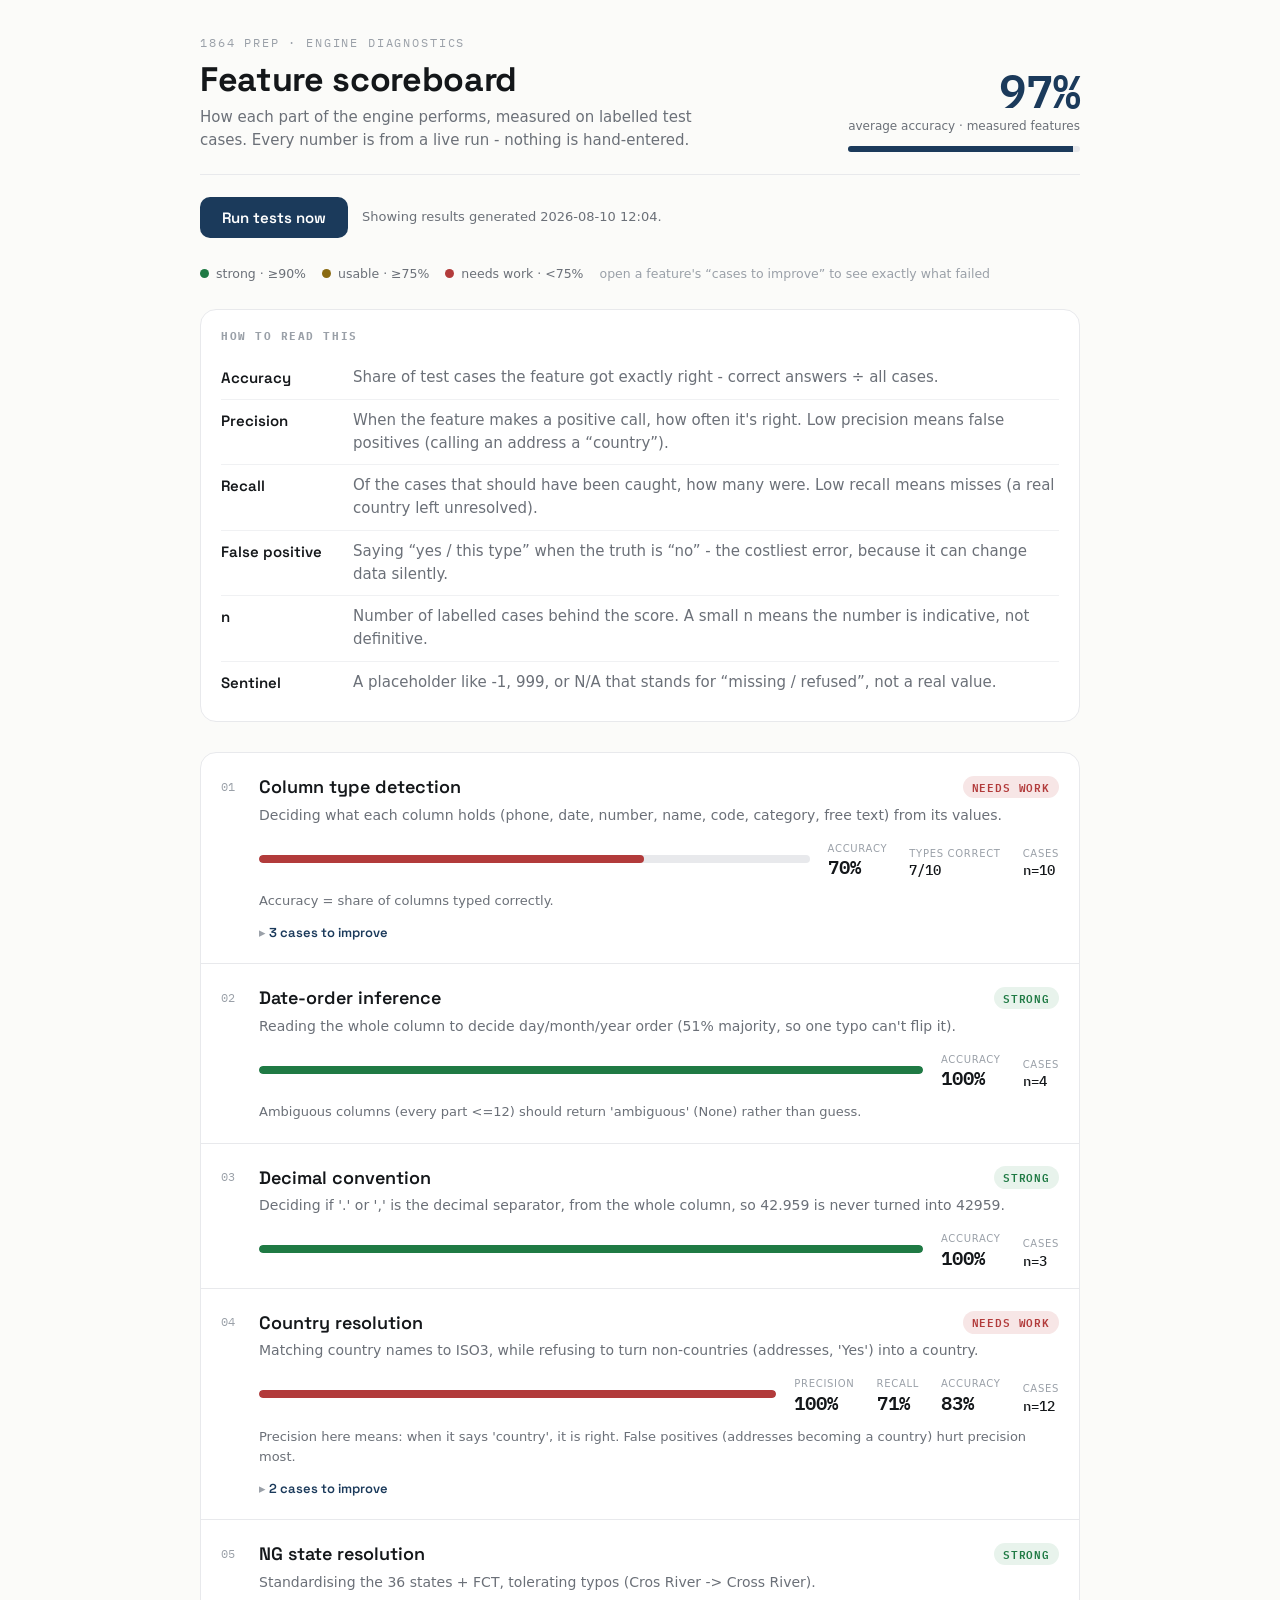
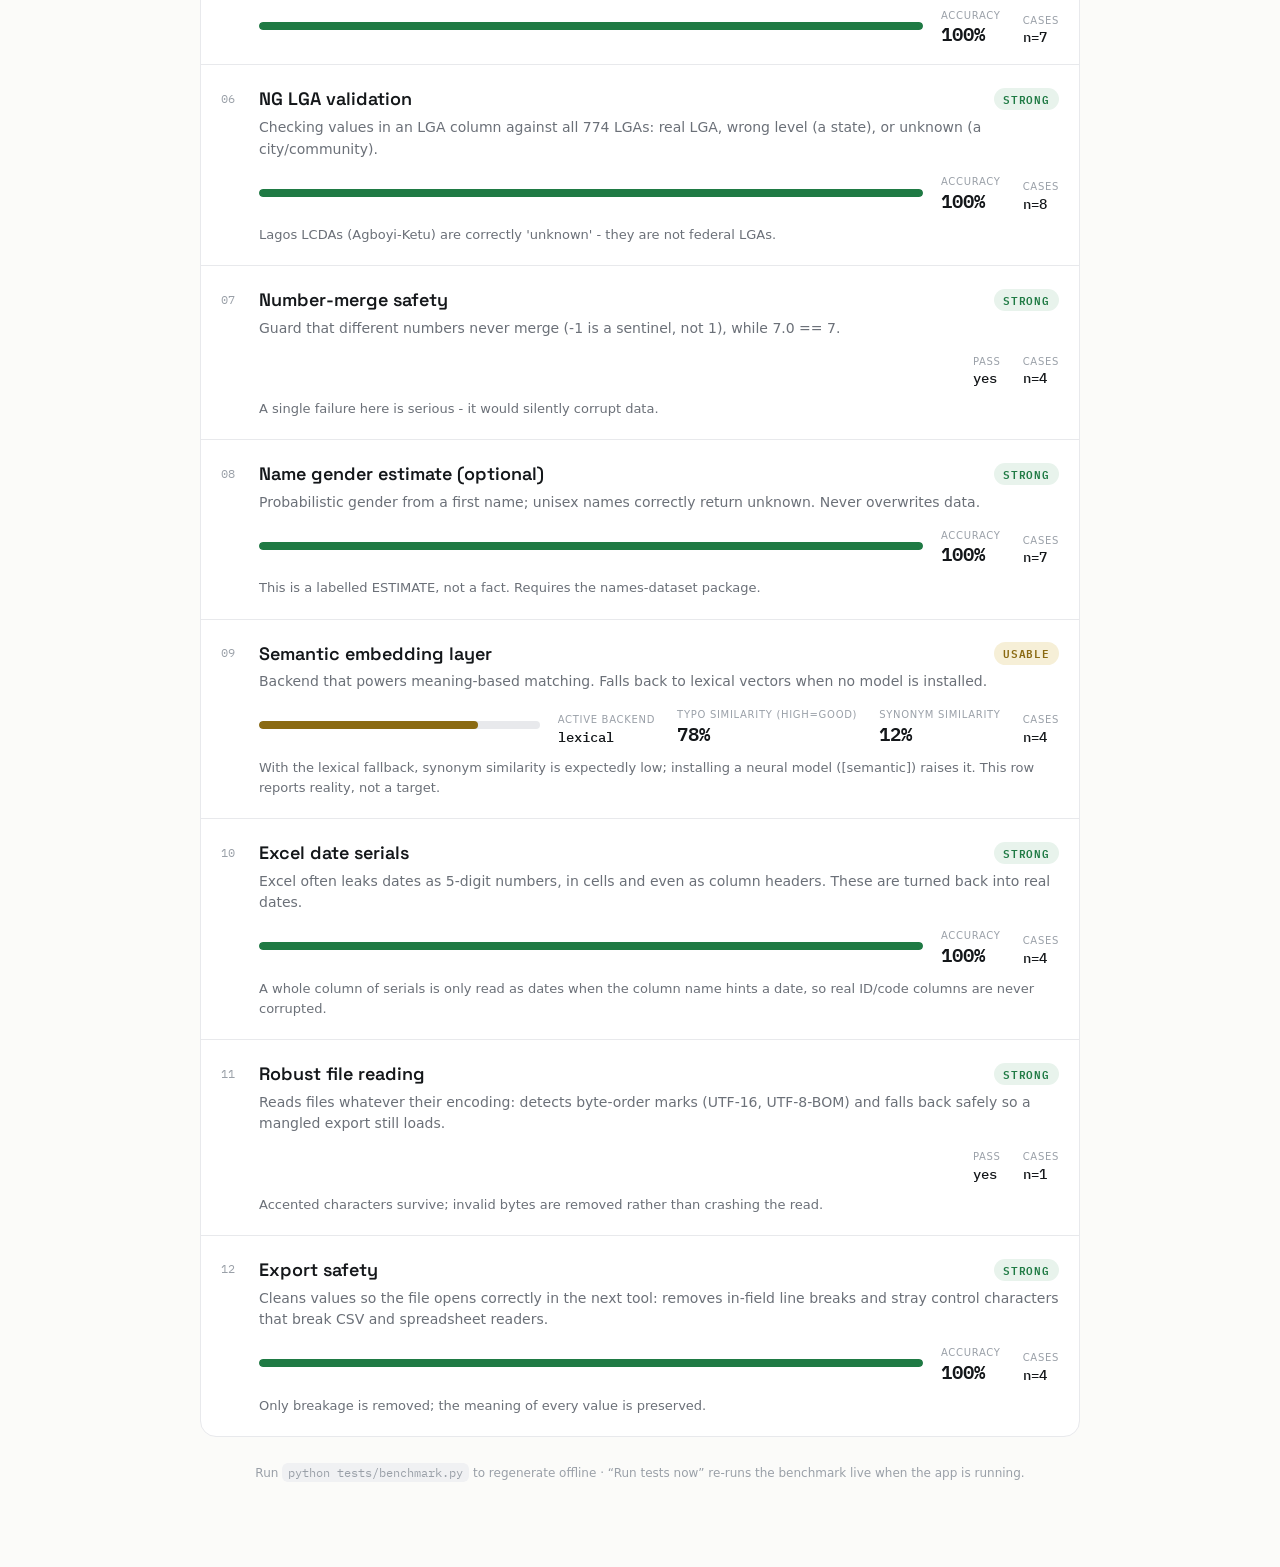
<file: prototype/ui/test.html>
<!doctype html><html lang="en"><head><meta charset="utf-8">
<meta name="viewport" content="width=device-width, initial-scale=1">
<title>1864 Prep - Engine diagnostics</title>
<link rel="preconnect" href="https://fonts.googleapis.com"><link rel="preconnect" href="https://fonts.gstatic.com" crossorigin>
<link href="https://fonts.googleapis.com/css2?family=Space+Grotesk:wght@500;600;700&family=IBM+Plex+Mono:wght@500;600&display=swap" rel="stylesheet">
<style>
  :root{
    --paper:#fbfbf9; --panel:#ffffff; --ink:#14171a; --muted:#6b7078; --faint:#9aa0a8;
    --line:#e8e9ec; --line2:#f0f1f3; --accent:#1b3a5b;
    --good:#1f7a44; --good-bg:#e8f3ec; --ok:#8a6a12; --ok-bg:#f6efd7; --weak:#b23b3b; --weak-bg:#f7e6e6; --na:#8a8f98; --na-bg:#eef0f2;
    --disp:"Space Grotesk",ui-sans-serif,system-ui,sans-serif;
    --mono:"IBM Plex Mono",ui-monospace,SFMono-Regular,Menlo,monospace;
    --body:ui-sans-serif,system-ui,-apple-system,"Segoe UI",Roboto,sans-serif;
  }
  *{box-sizing:border-box}
  body{margin:0;background:var(--paper);color:var(--ink);font-family:var(--body);font-size:15px;line-height:1.55;-webkit-font-smoothing:antialiased}
  .wrap{max-width:920px;margin:0 auto;padding:34px 20px 72px}
  .eyebrow{font-family:var(--mono);font-size:11.5px;letter-spacing:.16em;text-transform:uppercase;color:var(--faint);margin:0 0 10px}
  header.top{display:grid;grid-template-columns:1fr auto;gap:24px;align-items:end;border-bottom:1px solid var(--line);padding-bottom:22px;margin-bottom:22px}
  h1{font-family:var(--disp);font-weight:700;font-size:34px;line-height:1.05;letter-spacing:-.01em;margin:0 0 8px}
  .lede{color:var(--muted);max-width:52ch;margin:0}
  .gauge{text-align:right;min-width:180px}
  .gauge .big{font-family:var(--mono);font-weight:600;font-size:46px;line-height:1;letter-spacing:-.02em;color:var(--accent)}
  .gauge .glabel{font-size:12px;color:var(--muted);margin-top:4px}
  .gmeter{height:6px;border-radius:99px;background:var(--line);overflow:hidden;margin-top:10px}
  .gmeter i{display:block;height:100%;background:var(--accent)}
  .controls{display:flex;align-items:center;gap:14px;flex-wrap:wrap;margin:0 0 26px}
  .run{font-family:var(--disp);font-weight:600;font-size:15px;color:#fff;background:var(--accent);border:none;border-radius:10px;padding:11px 22px;cursor:pointer;transition:filter .15s}
  .run:hover:not(:disabled){filter:brightness(1.12)} .run:disabled{opacity:.55;cursor:default}
  .run:focus-visible{outline:3px solid #b9cbe0;outline-offset:2px}
  .runmsg{font-size:13px;color:var(--muted)}
  .legend{display:flex;gap:16px;flex-wrap:wrap;font-size:12.5px;color:var(--muted);margin:0 0 26px}
  .legend span{display:inline-flex;align-items:center;gap:7px}
  .dot{width:9px;height:9px;border-radius:99px;display:inline-block}
  section.defs{background:var(--panel);border:1px solid var(--line);border-radius:16px;padding:18px 20px;margin:0 0 30px}
  section.defs h2{font-family:var(--mono);font-size:11px;letter-spacing:.14em;text-transform:uppercase;color:var(--faint);margin:0 0 12px}
  .defs dl{margin:0;display:grid;grid-template-columns:132px 1fr;gap:0}
  .defs dt{font-family:var(--disp);font-weight:600;padding:9px 0;border-top:1px solid var(--line2)}
  .defs dd{margin:0;color:var(--muted);padding:9px 0;border-top:1px solid var(--line2)}
  .defs dl>dt:first-of-type,.defs dl>dd:nth-of-type(1){border-top:none}
  .rowlist{display:flex;flex-direction:column;gap:0;border:1px solid var(--line);border-radius:16px;overflow:hidden;background:var(--panel)}
  .feat{padding:20px;border-top:1px solid var(--line)}
  .feat:first-child{border-top:none}
  .feat-head{display:flex;align-items:center;gap:12px;margin-bottom:4px}
  .idx{font-family:var(--mono);font-size:12px;color:var(--faint);width:26px;flex:0 0 26px}
  .feat-head h3{font-family:var(--disp);font-weight:600;font-size:18px;margin:0;flex:1}
  .pill{font-family:var(--mono);font-size:10.5px;font-weight:600;letter-spacing:.08em;padding:3px 9px;border-radius:99px}
  .desc{color:var(--muted);font-size:14px;margin:0 0 14px;padding-left:38px}
  .readout{display:grid;grid-template-columns:1fr auto;gap:18px;align-items:center;padding-left:38px}
  .meter{height:8px;border-radius:99px;background:var(--line);overflow:hidden}
  .meter i{display:block;height:100%;border-radius:99px;transition:width .5s cubic-bezier(.2,.7,.2,1)}
  .chips{display:flex;gap:22px;flex-wrap:wrap;align-items:flex-end}
  .chip{display:flex;flex-direction:column;gap:2px}
  .chip .k{font-size:10px;letter-spacing:.07em;text-transform:uppercase;color:var(--faint)}
  .chip .v{font-family:var(--mono);font-weight:600;font-size:19px;line-height:1;color:var(--ink)}
  .chip .v.small{font-size:14px;font-weight:500}
  .note{color:var(--muted);font-size:13px;margin:14px 0 0;padding-left:38px;border-left:0}
  .note b{color:var(--ink)}
  details{margin:12px 0 0 38px}
  summary{cursor:pointer;font-family:var(--disp);font-weight:600;font-size:13px;color:var(--accent);list-style:none}
  summary::-webkit-details-marker{display:none}
  summary::before{content:"▸ ";color:var(--faint)}
  details[open] summary::before{content:"▾ "}
  table.fails{width:100%;border-collapse:collapse;margin-top:10px;font-size:13px}
  table.fails th{text-align:left;font-family:var(--mono);font-size:10.5px;letter-spacing:.06em;text-transform:uppercase;color:var(--faint);font-weight:600;padding:6px 10px;border-bottom:1px solid var(--line)}
  table.fails td{padding:7px 10px;border-bottom:1px solid var(--line2);vertical-align:top;font-family:var(--mono);font-size:12.5px}
  table.fails td.exp{color:var(--good)} table.fails td.got{color:var(--weak)}
  .foot{color:var(--faint);font-size:12px;margin-top:26px;text-align:center;line-height:1.7}
  .foot code{font-family:var(--mono);background:var(--line2);padding:2px 6px;border-radius:6px}
  @media(max-width:640px){
    header.top{grid-template-columns:1fr;align-items:start} .gauge{text-align:left}
    h1{font-size:27px} .defs dl{grid-template-columns:1fr} .defs dt{padding-bottom:0;border-top:1px solid var(--line2)} .defs dd{padding-top:2px;border-top:none}
    .desc,.readout,.note,details{padding-left:0;margin-left:0} .idx{display:none}
    .readout{grid-template-columns:1fr}
  }
  @media(prefers-reduced-motion:reduce){*{transition:none!important}}
</style></head><body><div class="wrap">
  <p class="eyebrow">1864 Prep · Engine diagnostics</p>
  <header class="top">
    <div>
      <h1>Feature scoreboard</h1>
      <p class="lede">How each part of the engine performs, measured on labelled test cases. Every number is from a live run - nothing is hand-entered.</p>
    </div>
    <div class="gauge">
      <div class="big" id="gauge-num">-</div>
      <div class="glabel">average accuracy · measured features</div>
      <div class="gmeter"><i id="gauge-bar" style="width:0%"></i></div>
    </div>
  </header>

  <div class="controls">
    <button class="run" id="runbtn" onclick="runLive()">Run tests now</button>
    <span class="runmsg" id="runmsg">Showing results generated 2026-08-10 12:04.</span>
  </div>

  <div class="legend">
    <span><i class="dot" style="background:var(--good)"></i> strong · ≥90%</span>
    <span><i class="dot" style="background:var(--ok)"></i> usable · ≥75%</span>
    <span><i class="dot" style="background:var(--weak)"></i> needs work · &lt;75%</span>
    <span style="color:var(--faint)">open a feature's “cases to improve” to see exactly what failed</span>
  </div>

  <section class="defs"><h2>How to read this</h2><dl>
    <dt>Accuracy</dt><dd>Share of test cases the feature got exactly right - correct answers ÷ all cases.</dd>
    <dt>Precision</dt><dd>When the feature makes a positive call, how often it's right. Low precision means false positives (calling an address a “country”).</dd>
    <dt>Recall</dt><dd>Of the cases that should have been caught, how many were. Low recall means misses (a real country left unresolved).</dd>
    <dt>False positive</dt><dd>Saying “yes / this type” when the truth is “no” - the costliest error, because it can change data silently.</dd>
    <dt>n</dt><dd>Number of labelled cases behind the score. A small n means the number is indicative, not definitive.</dd>
    <dt>Sentinel</dt><dd>A placeholder like -1, 999, or N/A that stands for “missing / refused”, not a real value.</dd>
  </dl></section>

  <div class="rowlist" id="cards"></div>
  <p class="foot">Run <code>python tests/benchmark.py</code> to regenerate offline · “Run tests now” re-runs the benchmark live when the app is running.</p>
</div>
<script>
const C={good:['var(--good)','var(--good-bg)'],ok:['var(--ok)','var(--ok-bg)'],weak:['var(--weak)','var(--weak-bg)'],na:['var(--na)','var(--na-bg)']};
const LABEL={good:'STRONG',ok:'USABLE',weak:'NEEDS WORK',na:'N/A'};
const DATA = [{"group": "Column type detection", "desc": "Deciding what each column holds (phone, date, number, name, code, category, free text) from its values.", "metrics": [["Accuracy", 0.7], ["Types correct", "7/10"]], "n": 10, "status": "weak", "fails": [["23, 45, 31 ...", "numeric", "identifier"], ["0001234567, 0007654321, 0009999999 ...", "identifier", "phone"], ["good service here, very far from road, okay place ...", "free_text", "name"]], "note": "Accuracy = share of columns typed correctly."}, {"group": "Date-order inference", "desc": "Reading the whole column to decide day/month/year order (51% majority, so one typo can't flip it).", "metrics": [["Accuracy", 1.0]], "n": 4, "status": "good", "fails": [], "note": "Ambiguous columns (every part <=12) should return 'ambiguous' (None) rather than guess."}, {"group": "Decimal convention", "desc": "Deciding if '.' or ',' is the decimal separator, from the whole column, so 42.959 is never turned into 42959.", "metrics": [["Accuracy", 1.0]], "n": 3, "status": "good", "fails": [], "note": ""}, {"group": "Country resolution", "desc": "Matching country names to ISO3, while refusing to turn non-countries (addresses, 'Yes') into a country.", "metrics": [["Precision", 1.0], ["Recall", 0.7142857142857143], ["Accuracy", 0.8333333333333334]], "n": 12, "status": "weak", "fails": [["naija", "NGA", "(missed)"], ["DRC", "COD", "(missed)"]], "note": "Precision here means: when it says 'country', it is right. False positives (addresses becoming a country) hurt precision most."}, {"group": "NG state resolution", "desc": "Standardising the 36 states + FCT, tolerating typos (Cros River -> Cross River).", "metrics": [["Accuracy", 1.0]], "n": 7, "status": "good", "fails": [], "note": ""}, {"group": "NG LGA validation", "desc": "Checking values in an LGA column against all 774 LGAs: real LGA, wrong level (a state), or unknown (a city/community).", "metrics": [["Accuracy", 1.0]], "n": 8, "status": "good", "fails": [], "note": "Lagos LCDAs (Agboyi-Ketu) are correctly 'unknown' - they are not federal LGAs."}, {"group": "Number-merge safety", "desc": "Guard that different numbers never merge (-1 is a sentinel, not 1), while 7.0 == 7.", "metrics": [["Pass", "yes"]], "n": 4, "status": "good", "fails": [], "note": "A single failure here is serious - it would silently corrupt data."}, {"group": "Name gender estimate (optional)", "desc": "Probabilistic gender from a first name; unisex names correctly return unknown. Never overwrites data.", "metrics": [["Accuracy", 1.0]], "n": 7, "status": "good", "fails": [], "note": "This is a labelled ESTIMATE, not a fact. Requires the names-dataset package."}, {"group": "Semantic embedding layer", "desc": "Backend that powers meaning-based matching. Falls back to lexical vectors when no model is installed.", "metrics": [["Active backend", "lexical"], ["Typo similarity (high=good)", 0.78], ["Synonym similarity", 0.12]], "n": 4, "status": "ok", "fails": [], "note": "With the lexical fallback, synonym similarity is expectedly low; installing a neural model ([semantic]) raises it. This row reports reality, not a target."}, {"group": "Excel date serials", "desc": "Excel often leaks dates as 5-digit numbers, in cells and even as column headers. These are turned back into real dates.", "metrics": [["Accuracy", 1.0]], "n": 4, "status": "good", "fails": [], "note": "A whole column of serials is only read as dates when the column name hints a date, so real ID/code columns are never corrupted."}, {"group": "Robust file reading", "desc": "Reads files whatever their encoding: detects byte-order marks (UTF-16, UTF-8-BOM) and falls back safely so a mangled export still loads.", "metrics": [["Pass", "yes"]], "n": 1, "status": "good", "fails": [], "note": "Accented characters survive; invalid bytes are removed rather than crashing the read."}, {"group": "Export safety", "desc": "Cleans values so the file opens correctly in the next tool: removes in-field line breaks and stray control characters that break CSV and spreadsheet readers.", "metrics": [["Accuracy", 1.0]], "n": 4, "status": "good", "fails": [], "note": "Only breakage is removed; the meaning of every value is preserved."}];
function esc(s){return String(s).replace(/[&<>"]/g,c=>({'&':'&amp;','<':'&lt;','>':'&gt;','"':'&quot;'}[c]));}
function isScore(v){return typeof v==='number' && v>=0 && v<=1;}
function fmt(v){return isScore(v)?Math.round(v*100)+'%':esc(v);}
function primaryScore(m){for(const [k,v] of m){if(isScore(v))return v;}return null;}
function render(results){
  const nums=results.filter(r=>isScore(r.metrics[0][1]));
  const avg=nums.length?nums.reduce((a,r)=>a+r.metrics[0][1],0)/nums.length:0;
  document.getElementById('gauge-num').textContent=Math.round(avg*100)+'%';
  document.getElementById('gauge-bar').style.width=Math.round(avg*100)+'%';
  document.getElementById('cards').innerHTML=results.map((R,i)=>{
    const col=C[R.status]||C.na;
    const score=primaryScore(R.metrics);
    const meter = score!==null
      ? '<div class="meter" role="img" aria-label="score '+Math.round(score*100)+' percent"><i style="width:'+Math.round(score*100)+'%;background:'+col[0]+'"></i></div>'
      : '<div></div>';
    const chips=R.metrics.map(([k,v])=>'<span class="chip"><span class="k">'+esc(k)+'</span><span class="v'+(isScore(v)?'':' small')+'">'+fmt(v)+'</span></span>').join('')
      +'<span class="chip"><span class="k">cases</span><span class="v small">n='+R.n+'</span></span>';
    let fails='';
    if(R.fails&&R.fails.length){
      const rows=R.fails.slice(0,20).map(f=>'<tr><td>'+esc(f[0])+'</td><td class="exp">'+esc(f[1])+'</td><td class="got">'+esc(f[2])+'</td></tr>').join('');
      fails='<details><summary>'+R.fails.length+' case'+(R.fails.length>1?'s':'')+' to improve</summary>'+
        '<table class="fails"><thead><tr><th>input</th><th>expected</th><th>got</th></tr></thead><tbody>'+rows+'</tbody></table></details>';
    }
    const note=R.note?'<p class="note">'+esc(R.note)+'</p>':'';
    return '<div class="feat"><div class="feat-head"><span class="idx">'+String(i+1).padStart(2,'0')+'</span>'+
      '<h3>'+esc(R.group)+'</h3><span class="pill" style="color:'+col[0]+';background:'+col[1]+'">'+LABEL[R.status]+'</span></div>'+
      '<p class="desc">'+esc(R.desc)+'</p>'+
      '<div class="readout">'+meter+'<div class="chips">'+chips+'</div></div>'+note+fails+'</div>';
  }).join('');
}
async function runLive(){
  const btn=document.getElementById('runbtn'),msg=document.getElementById('runmsg');
  btn.disabled=true;const t0=Date.now();msg.textContent='Running the benchmark…';
  try{
    const res=await fetch('/api/benchmark',{method:'POST'});
    if(!res.ok)throw new Error('HTTP '+res.status);
    const data=await res.json();render(data.results);
    msg.textContent='Ran live just now in '+((Date.now()-t0)/1000).toFixed(1)+'s.';
  }catch(e){msg.textContent='Could not run live (is the app running?). Showing the last generated results.';}
  finally{btn.disabled=false;}
}
render(DATA);
</script></body></html>
</file>
